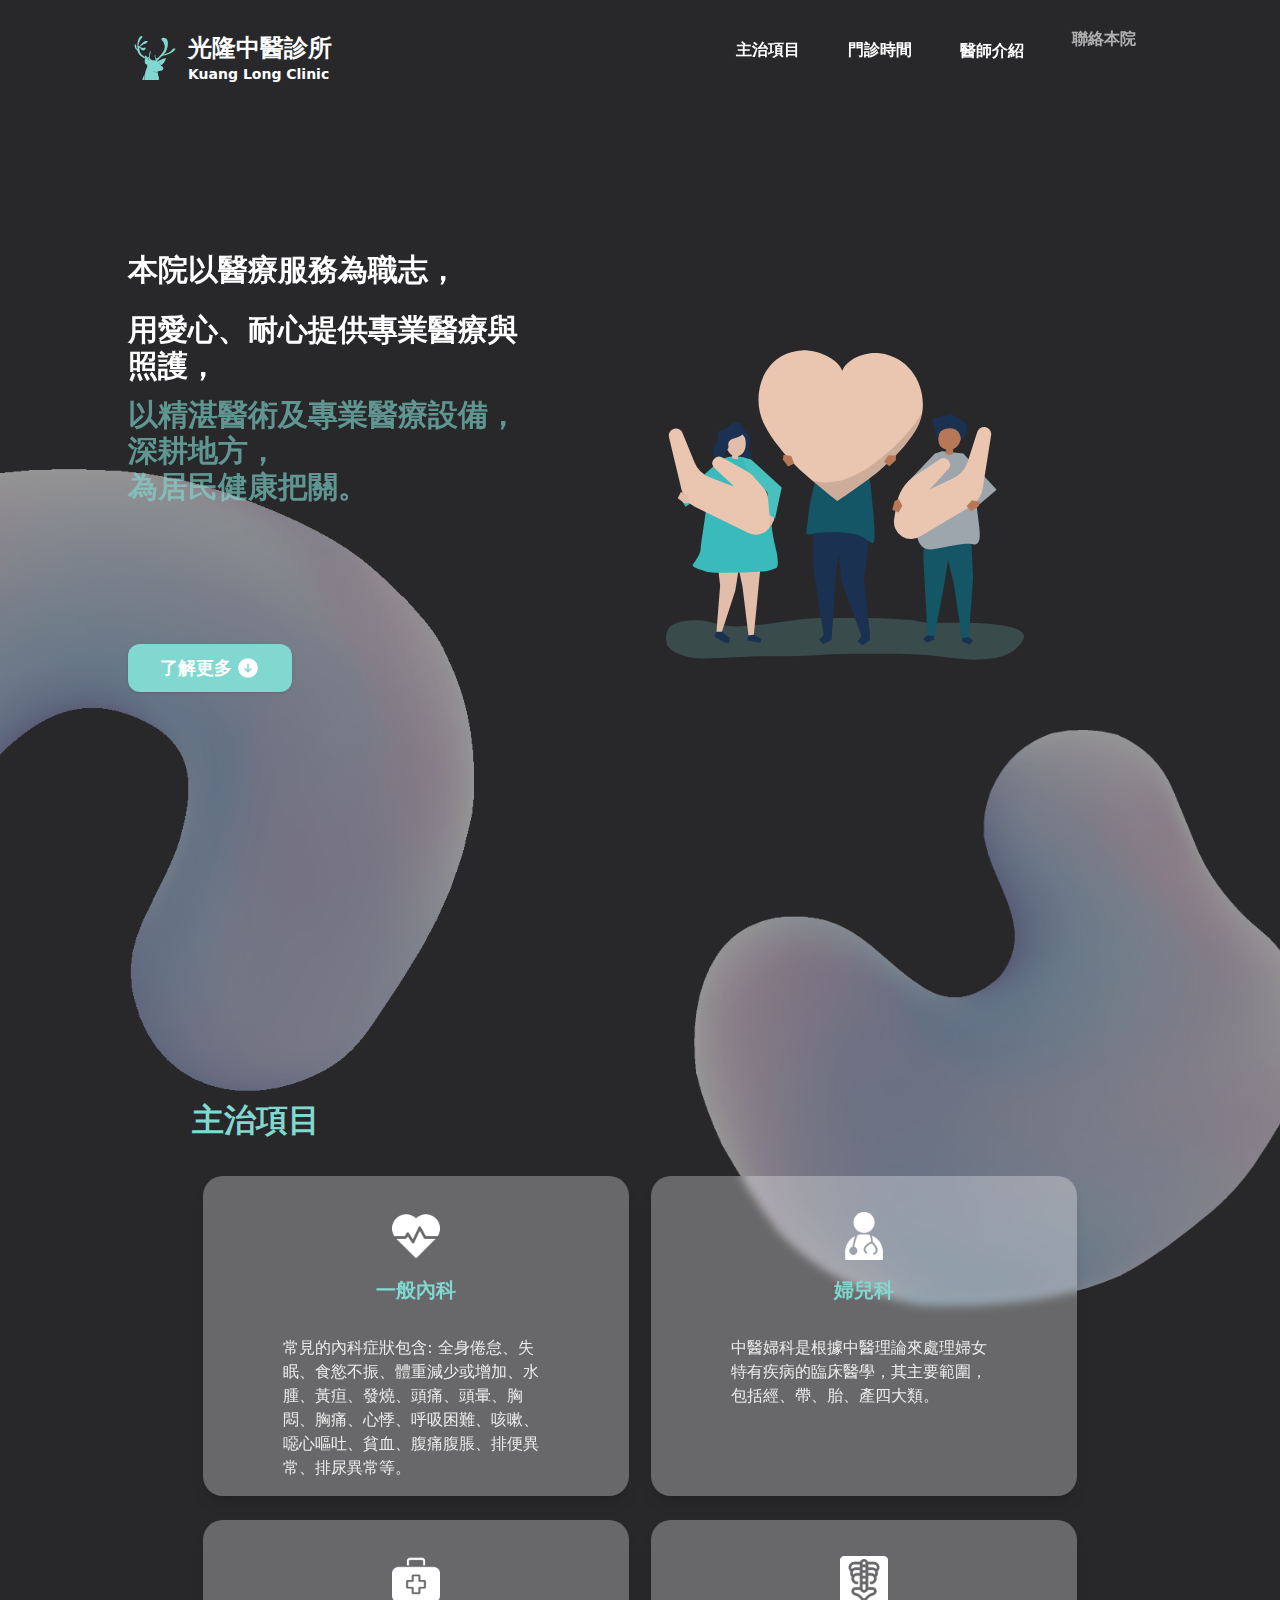
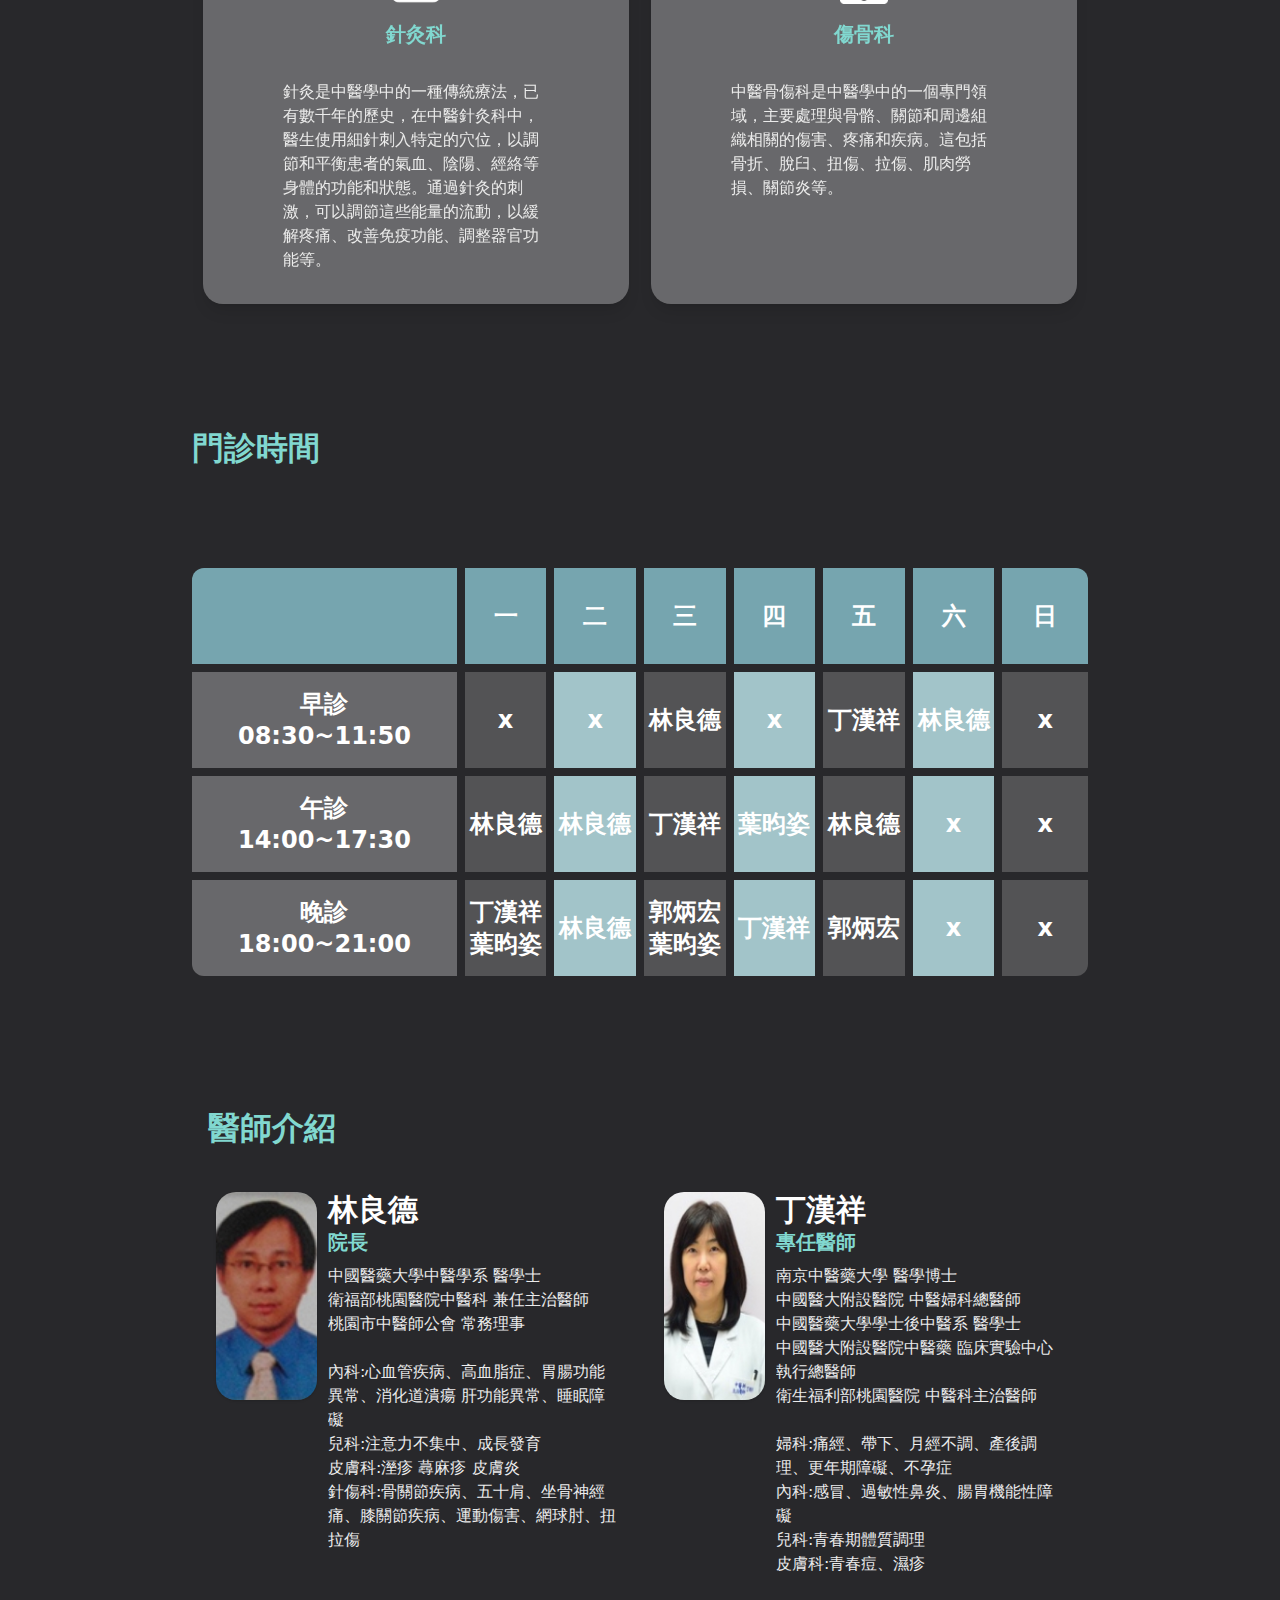
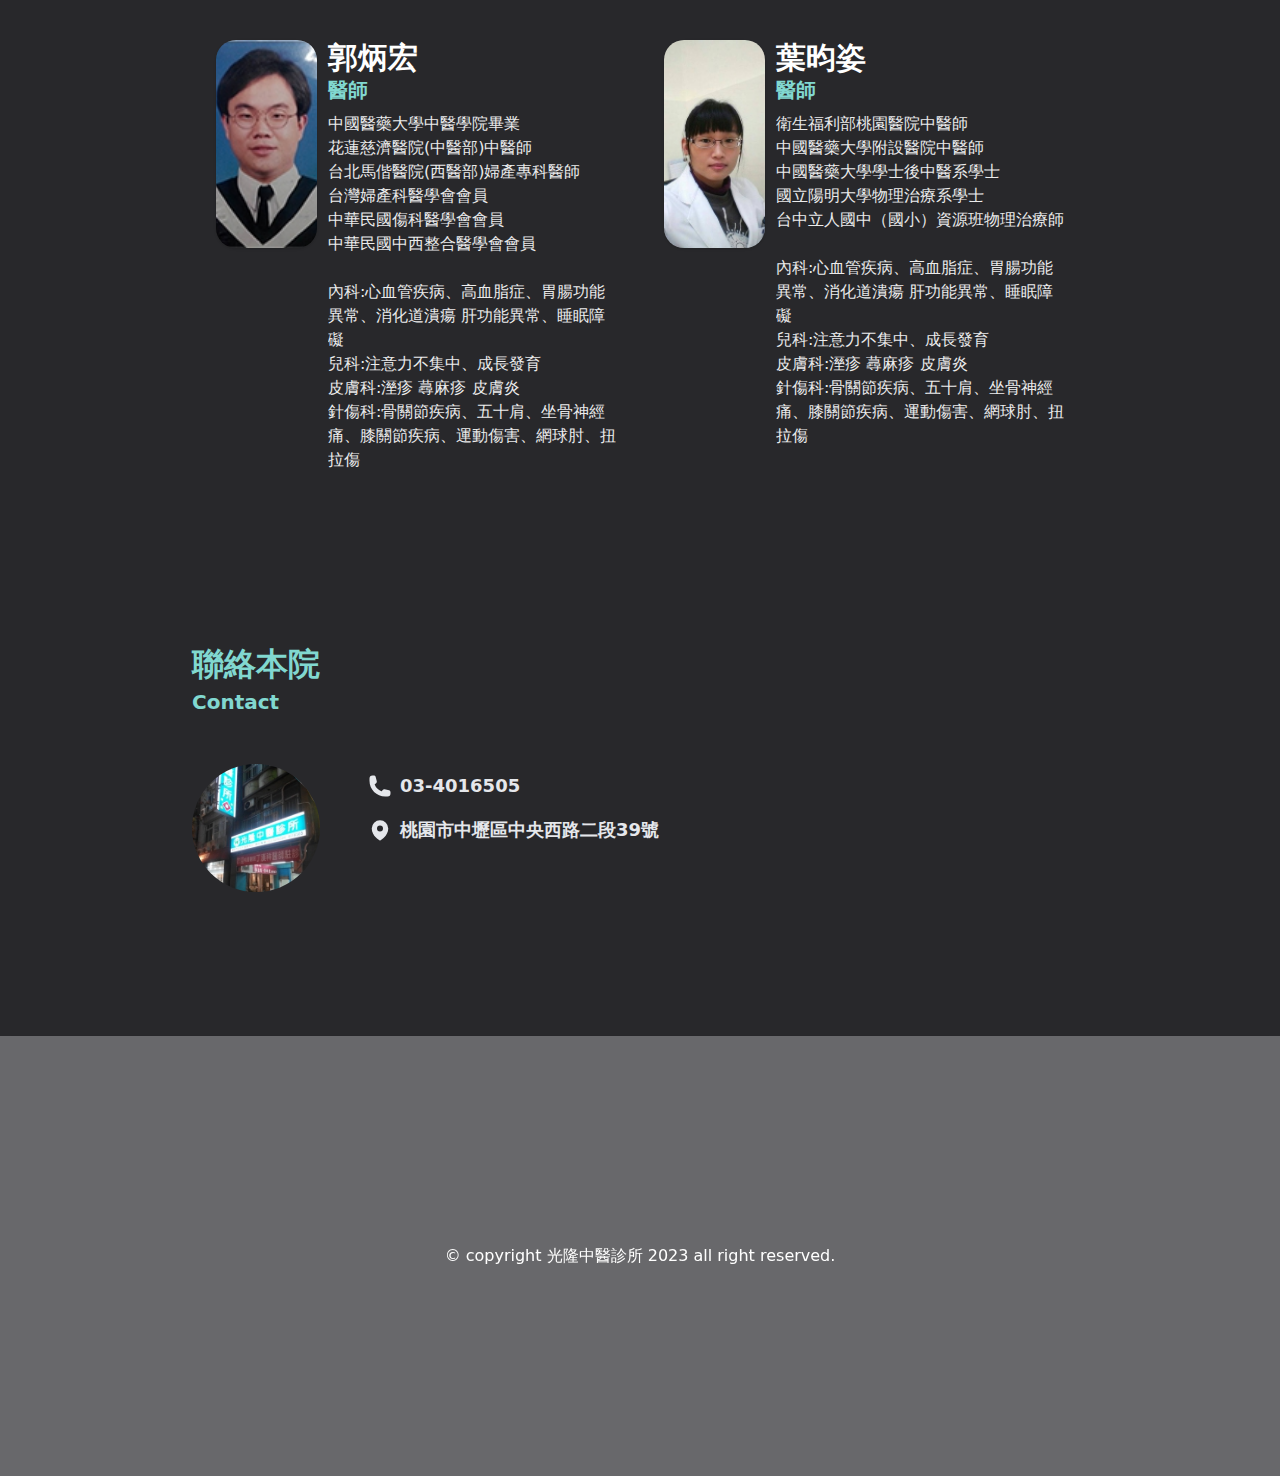
<file: index.html>
<!DOCTYPE html>
<html >
<head><meta charset="utf-8">
<title>光隆中醫診所</title>
<meta name="viewport" content="width=device-width, initial-scale=1">
<meta name="keywords" content="光隆中醫診所,桃園中醫,中壢中醫,內壢中醫,光隆中醫,中醫診所,新隆中醫">
<meta name="theme-color" content="#81D8D0">
<meta name="google-site-verification" content="N2yUSAEvPeHxY_wqZfhJlkmIwygWGpB9Mqd1cefb5DY">
<link rel="preload" as="fetch" crossorigin="anonymous" href="/_payload.json"><link rel="modulepreload" as="script" crossorigin href="/assets/entry.2b685aed.js"><link rel="modulepreload" as="script" crossorigin href="/assets/index.661394e8.js"><link rel="modulepreload" as="script" crossorigin href="/assets/Navbar.0c916011.js"><link rel="modulepreload" as="script" crossorigin href="/assets/nuxt-link.0709c65c.js"><link rel="modulepreload" as="script" crossorigin href="/assets/Bubbles.daf5b309.js"><link rel="modulepreload" as="script" crossorigin href="/assets/Services.67bf0ab5.js"><link rel="modulepreload" as="script" crossorigin href="/assets/MyFooter.67420a29.js"><link rel="prefetch" as="script" crossorigin href="/assets/error-404.fe998687.js"><link rel="prefetch" as="script" crossorigin href="/assets/error-500.a57d0f38.js"><link rel="prefetch" as="image" type="image/jpeg" href="/assets/lin.ccea6cc9.jpg"><link rel="prefetch" as="image" type="image/jpeg" href="/assets/ding.833abc32.jpg"><link rel="prefetch" as="image" type="image/jpeg" href="/assets/kuo.fcd51a2b.jpg"><link rel="prefetch" as="image" type="image/jpeg" href="/assets/yeh.6944d2fd.jpg"><link rel="prefetch" as="image" type="image/jpeg" href="/assets/banner.acdf97e4.jpg"><link rel="prefetch" as="image" type="image/svg+xml" href="/assets/main.956681fe.svg"><link rel="prefetch" as="image" type="image/svg+xml" href="/assets/logo.0ea3eb47.svg"><link rel="prefetch" as="image" type="image/svg+xml" href="/assets/bubble4.72ad84de.svg"><link rel="prefetch" as="image" type="image/svg+xml" href="/assets/bubble2.18b98f3a.svg"><link rel="prefetch" as="image" type="image/png" href="/assets/heart.f08dfe3e.png"><link rel="prefetch" as="image" type="image/png" href="/assets/doctor.23613969.png"><link rel="prefetch" as="image" type="image/png" href="/assets/med.04e110e3.png"><link rel="prefetch" as="image" type="image/png" href="/assets/skeleton.852c9421.png"><style>a[data-v-57799bd2]{text-decoration:none}</style><style>/*! tailwindcss v3.3.2 | MIT License | https://tailwindcss.com*/*,:after,:before{border:0 solid #e5e7eb;box-sizing:border-box}:after,:before{--tw-content:""}html{-webkit-text-size-adjust:100%;font-feature-settings:normal;font-family:ui-sans-serif,system-ui,-apple-system,BlinkMacSystemFont,Segoe UI,Roboto,Helvetica Neue,Arial,Noto Sans,sans-serif,Apple Color Emoji,Segoe UI Emoji,Segoe UI Symbol,Noto Color Emoji;font-variation-settings:normal;line-height:1.5;-moz-tab-size:4;-o-tab-size:4;tab-size:4}body{line-height:inherit;margin:0}hr{border-top-width:1px;color:inherit;height:0}abbr:where([title]){-webkit-text-decoration:underline dotted;text-decoration:underline dotted}h1,h2,h3,h4,h5,h6{font-size:inherit;font-weight:inherit}a{color:inherit;text-decoration:inherit}b,strong{font-weight:bolder}code,kbd,pre,samp{font-family:ui-monospace,SFMono-Regular,Menlo,Monaco,Consolas,Liberation Mono,Courier New,monospace;font-size:1em}small{font-size:80%}sub,sup{font-size:75%;line-height:0;position:relative;vertical-align:baseline}sub{bottom:-.25em}sup{top:-.5em}table{border-collapse:collapse;border-color:inherit;text-indent:0}button,input,optgroup,select,textarea{color:inherit;font-family:inherit;font-size:100%;font-weight:inherit;line-height:inherit;margin:0;padding:0}button,select{text-transform:none}[type=button],[type=reset],[type=submit],button{-webkit-appearance:button;background-color:transparent;background-image:none}:-moz-focusring{outline:auto}:-moz-ui-invalid{box-shadow:none}progress{vertical-align:baseline}::-webkit-inner-spin-button,::-webkit-outer-spin-button{height:auto}[type=search]{-webkit-appearance:textfield;outline-offset:-2px}::-webkit-search-decoration{-webkit-appearance:none}::-webkit-file-upload-button{-webkit-appearance:button;font:inherit}summary{display:list-item}blockquote,dd,dl,figure,h1,h2,h3,h4,h5,h6,hr,p,pre{margin:0}fieldset{margin:0}fieldset,legend{padding:0}menu,ol,ul{list-style:none;margin:0;padding:0}textarea{resize:vertical}input::-moz-placeholder,textarea::-moz-placeholder{color:#9ca3af;opacity:1}input::placeholder,textarea::placeholder{color:#9ca3af;opacity:1}[role=button],button{cursor:pointer}:disabled{cursor:default}audio,canvas,embed,iframe,img,object,svg,video{display:block;vertical-align:middle}img,video{height:auto;max-width:100%}[hidden]{display:none}*,:after,:before{--tw-border-spacing-x:0;--tw-border-spacing-y:0;--tw-translate-x:0;--tw-translate-y:0;--tw-rotate:0;--tw-skew-x:0;--tw-skew-y:0;--tw-scale-x:1;--tw-scale-y:1;--tw-pan-x: ;--tw-pan-y: ;--tw-pinch-zoom: ;--tw-scroll-snap-strictness:proximity;--tw-gradient-from-position: ;--tw-gradient-via-position: ;--tw-gradient-to-position: ;--tw-ordinal: ;--tw-slashed-zero: ;--tw-numeric-figure: ;--tw-numeric-spacing: ;--tw-numeric-fraction: ;--tw-ring-inset: ;--tw-ring-offset-width:0px;--tw-ring-offset-color:#fff;--tw-ring-color:rgba(59,130,246,.5);--tw-ring-offset-shadow:0 0 #0000;--tw-ring-shadow:0 0 #0000;--tw-shadow:0 0 #0000;--tw-shadow-colored:0 0 #0000;--tw-blur: ;--tw-brightness: ;--tw-contrast: ;--tw-grayscale: ;--tw-hue-rotate: ;--tw-invert: ;--tw-saturate: ;--tw-sepia: ;--tw-drop-shadow: ;--tw-backdrop-blur: ;--tw-backdrop-brightness: ;--tw-backdrop-contrast: ;--tw-backdrop-grayscale: ;--tw-backdrop-hue-rotate: ;--tw-backdrop-invert: ;--tw-backdrop-opacity: ;--tw-backdrop-saturate: ;--tw-backdrop-sepia: }::backdrop{--tw-border-spacing-x:0;--tw-border-spacing-y:0;--tw-translate-x:0;--tw-translate-y:0;--tw-rotate:0;--tw-skew-x:0;--tw-skew-y:0;--tw-scale-x:1;--tw-scale-y:1;--tw-pan-x: ;--tw-pan-y: ;--tw-pinch-zoom: ;--tw-scroll-snap-strictness:proximity;--tw-gradient-from-position: ;--tw-gradient-via-position: ;--tw-gradient-to-position: ;--tw-ordinal: ;--tw-slashed-zero: ;--tw-numeric-figure: ;--tw-numeric-spacing: ;--tw-numeric-fraction: ;--tw-ring-inset: ;--tw-ring-offset-width:0px;--tw-ring-offset-color:#fff;--tw-ring-color:rgba(59,130,246,.5);--tw-ring-offset-shadow:0 0 #0000;--tw-ring-shadow:0 0 #0000;--tw-shadow:0 0 #0000;--tw-shadow-colored:0 0 #0000;--tw-blur: ;--tw-brightness: ;--tw-contrast: ;--tw-grayscale: ;--tw-hue-rotate: ;--tw-invert: ;--tw-saturate: ;--tw-sepia: ;--tw-drop-shadow: ;--tw-backdrop-blur: ;--tw-backdrop-brightness: ;--tw-backdrop-contrast: ;--tw-backdrop-grayscale: ;--tw-backdrop-hue-rotate: ;--tw-backdrop-invert: ;--tw-backdrop-opacity: ;--tw-backdrop-saturate: ;--tw-backdrop-sepia: }.visible{visibility:visible}.static{position:static}.fixed{position:fixed}.absolute{position:absolute}.relative{position:relative}.-left-3{left:-.75rem}.-left-\[20vh\]{left:-20vh}.-right-10{right:-2.5rem}.left-0{left:0}.top-0{top:0}.top-\[130vh\]{top:130vh}.top-\[30vh\]{top:30vh}.top-\[70vh\]{top:70vh}.-z-10{z-index:-10}.-z-\[1\]{z-index:-1}.z-10{z-index:10}.z-30{z-index:30}.col-span-2{grid-column:span 2/span 2}.col-span-3{grid-column:span 3/span 3}.col-span-4{grid-column:span 4/span 4}.m-6{margin:1.5rem}.m-auto{margin:auto}.mx-1{margin-left:.25rem;margin-right:.25rem}.mx-2{margin-left:.5rem;margin-right:.5rem}.mx-auto{margin-left:auto;margin-right:auto}.my-1{margin-bottom:.25rem;margin-top:.25rem}.my-2{margin-bottom:.5rem;margin-top:.5rem}.my-4{margin-bottom:1rem;margin-top:1rem}.my-6{margin-bottom:1.5rem;margin-top:1.5rem}.my-8{margin-bottom:2rem;margin-top:2rem}.mb-0{margin-bottom:0}.mb-6{margin-bottom:1.5rem}.mb-8{margin-bottom:2rem}.ml-1{margin-left:.25rem}.mr-1{margin-right:.25rem}.mt-2{margin-top:.5rem}.mt-24{margin-top:6rem}.mt-32{margin-top:8rem}.mt-4{margin-top:1rem}.flex{display:flex}.grid{display:grid}.hidden{display:none}.h-11{height:2.75rem}.h-12{height:3rem}.h-14{height:3.5rem}.h-24{height:6rem}.h-32{height:8rem}.h-44{height:11rem}.h-6{height:1.5rem}.h-64{height:16rem}.h-80{height:20rem}.h-96{height:24rem}.h-\[170vh\]{height:170vh}.h-\[300vh\]{height:300vh}.h-\[50vh\]{height:50vh}.h-\[90px\]{height:90px}.h-\[90vh\]{height:90vh}.h-full{height:100%}.h-screen{height:100vh}.min-h-\[150vh\]{min-height:150vh}.min-h-screen{min-height:100vh}.w-11{width:2.75rem}.w-12{width:3rem}.w-14{width:3.5rem}.w-32{width:8rem}.w-6{width:1.5rem}.w-\[55vh\]{width:55vh}.w-\[80\%\]{width:80%}.w-\[85\%\]{width:85%}.w-\[90\%\]{width:90%}.w-\[95\%\]{width:95%}.w-full{width:100%}.w-screen{width:100vw}.min-w-\[70\%\]{min-width:70%}.max-w-\[80\%\]{max-width:80%}.max-w-\[85\%\]{max-width:85%}.max-w-\[90\%\]{max-width:90%}.max-w-\[95\%\]{max-width:95%}.flex-none{flex:none}.animate-\[bounce_10s_linear_infinite\]{animation:bounce 10s linear infinite}@keyframes bounce{0%,to{animation-timing-function:cubic-bezier(.8,0,1,1);transform:translateY(-25%)}50%{animation-timing-function:cubic-bezier(0,0,.2,1);transform:none}}.animate-\[bounce_15s_linear_infinite\]{animation:bounce 15s linear infinite}.grid-cols-1{grid-template-columns:repeat(1,minmax(0,1fr))}.grid-cols-10{grid-template-columns:repeat(10,minmax(0,1fr))}.grid-cols-3{grid-template-columns:repeat(3,minmax(0,1fr))}.grid-cols-4{grid-template-columns:repeat(4,minmax(0,1fr))}.items-center{align-items:center}.justify-end{justify-content:flex-end}.justify-center{justify-content:center}.justify-between{justify-content:space-between}.gap-1{gap:.25rem}.gap-12{gap:3rem}.gap-2{gap:.5rem}.gap-3{gap:.75rem}.gap-4{gap:1rem}.overflow-hidden{overflow:hidden}.overflow-x-hidden{overflow-x:hidden}.rounded-\[20px\]{border-radius:20px}.rounded-full{border-radius:9999px}.rounded-xl{border-radius:.75rem}.bg-\[\#28282B\]{--tw-bg-opacity:1;background-color:rgb(40 40 43/var(--tw-bg-opacity))}.bg-dark{--tw-bg-opacity:1;background-color:rgb(167 177 179/var(--tw-bg-opacity))}.bg-pink-500{--tw-bg-opacity:1;background-color:rgb(236 72 153/var(--tw-bg-opacity))}.bg-primary{--tw-bg-opacity:1;background-color:rgb(129 216 208/var(--tw-bg-opacity))}.bg-quaternary{--tw-bg-opacity:1;background-color:rgb(118 165 175/var(--tw-bg-opacity))}.bg-tertiary{--tw-bg-opacity:1;background-color:rgb(162 196 201/var(--tw-bg-opacity))}.bg-white\/20{background-color:hsla(0,0%,100%,.2)}.bg-white\/30{background-color:hsla(0,0%,100%,.3)}.bg-gradient-to-tr{background-image:linear-gradient(to top right,var(--tw-gradient-stops))}.from-\[\#28282B\]{--tw-gradient-from:#28282b var(--tw-gradient-from-position);--tw-gradient-to:rgba(40,40,43,0) var(--tw-gradient-to-position);--tw-gradient-stops:var(--tw-gradient-from),var(--tw-gradient-to)}.from-indigo-800{--tw-gradient-from:#3730a3 var(--tw-gradient-from-position);--tw-gradient-to:rgba(55,48,163,0) var(--tw-gradient-to-position);--tw-gradient-stops:var(--tw-gradient-from),var(--tw-gradient-to)}.via-purple-800{--tw-gradient-to:rgba(107,33,168,0) var(--tw-gradient-to-position);--tw-gradient-stops:var(--tw-gradient-from),#6b21a8 var(--tw-gradient-via-position),var(--tw-gradient-to)}.to-\[\#36363b\]{--tw-gradient-to:#36363b var(--tw-gradient-to-position)}.to-pink-600{--tw-gradient-to:#db2777 var(--tw-gradient-to-position)}.object-cover{-o-object-fit:cover;object-fit:cover}.p-1{padding:.25rem}.p-2{padding:.5rem}.p-2\.5{padding:.625rem}.p-32{padding:8rem}.p-4{padding:1rem}.p-8{padding:2rem}.px-1{padding-left:.25rem;padding-right:.25rem}.px-12{padding-left:3rem;padding-right:3rem}.px-4{padding-left:1rem;padding-right:1rem}.px-6{padding-left:1.5rem;padding-right:1.5rem}.px-8{padding-left:2rem;padding-right:2rem}.px-\[10\%\]{padding-left:10%;padding-right:10%}.py-0{padding-bottom:0;padding-top:0}.py-1{padding-bottom:.25rem;padding-top:.25rem}.py-12{padding-bottom:3rem;padding-top:3rem}.py-2{padding-bottom:.5rem;padding-top:.5rem}.py-24{padding-bottom:6rem;padding-top:6rem}.py-4{padding-bottom:1rem;padding-top:1rem}.py-52{padding-bottom:13rem;padding-top:13rem}.py-6{padding-bottom:1.5rem;padding-top:1.5rem}.py-8{padding-bottom:2rem;padding-top:2rem}.pb-3{padding-bottom:.75rem}.pb-8{padding-bottom:2rem}.pl-4{padding-left:1rem}.pt-12{padding-top:3rem}.pt-2{padding-top:.5rem}.pt-20{padding-top:5rem}.pt-24{padding-top:6rem}.pt-4{padding-top:1rem}.pt-8{padding-top:2rem}.text-left{text-align:left}.text-center{text-align:center}.text-2xl{font-size:1.5rem;line-height:2rem}.text-3xl{font-size:1.875rem;line-height:2.25rem}.text-5xl{font-size:3rem;line-height:1}.text-\[1\.6rem\]{font-size:1.6rem}.text-\[18px\]{font-size:18px}.text-lg{font-size:1.125rem;line-height:1.75rem}.text-sm{font-size:.875rem;line-height:1.25rem}.text-xl{font-size:1.25rem;line-height:1.75rem}.font-bold{font-weight:700}.font-normal{font-weight:400}.font-semibold{font-weight:600}.leading-10{line-height:2.5rem}.text-\[\#ebebeb\]{--tw-text-opacity:1;color:rgb(235 235 235/var(--tw-text-opacity))}.text-gray-100{--tw-text-opacity:1;color:rgb(243 244 246/var(--tw-text-opacity))}.text-gray-200{--tw-text-opacity:1;color:rgb(229 231 235/var(--tw-text-opacity))}.text-primary{--tw-text-opacity:1;color:rgb(129 216 208/var(--tw-text-opacity))}.text-white{--tw-text-opacity:1;color:rgb(255 255 255/var(--tw-text-opacity))}.opacity-50{opacity:.5}.opacity-70{opacity:.7}.shadow{--tw-shadow:0 1px 3px 0 rgba(0,0,0,.1),0 1px 2px -1px rgba(0,0,0,.1);--tw-shadow-colored:0 1px 3px 0 var(--tw-shadow-color),0 1px 2px -1px var(--tw-shadow-color)}.shadow,.shadow-lg{box-shadow:var(--tw-ring-offset-shadow,0 0 #0000),var(--tw-ring-shadow,0 0 #0000),var(--tw-shadow)}.shadow-lg{--tw-shadow:0 10px 15px -3px rgba(0,0,0,.1),0 4px 6px -4px rgba(0,0,0,.1);--tw-shadow-colored:0 10px 15px -3px var(--tw-shadow-color),0 4px 6px -4px var(--tw-shadow-color)}.shadow-sm{--tw-shadow:0 1px 2px 0 rgba(0,0,0,.05);--tw-shadow-colored:0 1px 2px 0 var(--tw-shadow-color);box-shadow:var(--tw-ring-offset-shadow,0 0 #0000),var(--tw-ring-shadow,0 0 #0000),var(--tw-shadow)}.backdrop-blur-sm{--tw-backdrop-blur:blur(4px);-webkit-backdrop-filter:var(--tw-backdrop-blur) var(--tw-backdrop-brightness) var(--tw-backdrop-contrast) var(--tw-backdrop-grayscale) var(--tw-backdrop-hue-rotate) var(--tw-backdrop-invert) var(--tw-backdrop-opacity) var(--tw-backdrop-saturate) var(--tw-backdrop-sepia);backdrop-filter:var(--tw-backdrop-blur) var(--tw-backdrop-brightness) var(--tw-backdrop-contrast) var(--tw-backdrop-grayscale) var(--tw-backdrop-hue-rotate) var(--tw-backdrop-invert) var(--tw-backdrop-opacity) var(--tw-backdrop-saturate) var(--tw-backdrop-sepia)}.transition{transition-duration:.15s;transition-property:color,background-color,border-color,text-decoration-color,fill,stroke,opacity,box-shadow,transform,filter,-webkit-backdrop-filter;transition-property:color,background-color,border-color,text-decoration-color,fill,stroke,opacity,box-shadow,transform,filter,backdrop-filter;transition-property:color,background-color,border-color,text-decoration-color,fill,stroke,opacity,box-shadow,transform,filter,backdrop-filter,-webkit-backdrop-filter;transition-timing-function:cubic-bezier(.4,0,.2,1)}.delay-100{transition-delay:.1s}.delay-150{transition-delay:.15s}.duration-200{transition-duration:.2s}.duration-500{transition-duration:.5s}.ease-in-out{transition-timing-function:cubic-bezier(.4,0,.2,1)}*{-webkit-tap-highlight-color:transparent;-webkit-touch-callout:none;-webkit-user-select:none;-moz-user-select:none;user-select:none}:focus{outline:none!important}html{background-color:#28282b}.wait-menu{animation:waiting .5s}.menu{background-color:#fff;height:2px;transition:.5s;width:18px}.openBottom{transform:rotate(-45deg) scaleX(1.3) translate(-3px,3px)}.openTop{transform:rotate(45deg) scaleX(1.3) translate(3px,5px)}.scrollbar-hide::-webkit-scrollbar{display:none}.scrollbar-hide{-ms-overflow-style:none;scrollbar-width:none}html{overflow:scroll;overflow-x:hidden}::-webkit-scrollbar{background:transparent;width:0}::-webkit-scrollbar-thumb{background:red}.hover\:scale-105:hover{--tw-scale-x:1.05;--tw-scale-y:1.05;transform:translate(var(--tw-translate-x),var(--tw-translate-y)) rotate(var(--tw-rotate)) skewX(var(--tw-skew-x)) skewY(var(--tw-skew-y)) scaleX(var(--tw-scale-x)) scaleY(var(--tw-scale-y))}.hover\:bg-pink-700:hover{--tw-bg-opacity:1;background-color:rgb(190 24 93/var(--tw-bg-opacity))}.hover\:bg-secondary:hover{--tw-bg-opacity:1;background-color:rgb(10 186 181/var(--tw-bg-opacity))}.hover\:text-indigo-100:hover{--tw-text-opacity:1;color:rgb(224 231 255/var(--tw-text-opacity))}.hover\:opacity-50:hover{opacity:.5}.hover\:opacity-70:hover{opacity:.7}.hover\:opacity-90:hover{opacity:.9}.hover\:shadow-2xl:hover{--tw-shadow:0 25px 50px -12px rgba(0,0,0,.25);--tw-shadow-colored:0 25px 50px -12px var(--tw-shadow-color);box-shadow:var(--tw-ring-offset-shadow,0 0 #0000),var(--tw-ring-shadow,0 0 #0000),var(--tw-shadow)}.hover\:brightness-110:hover{--tw-brightness:brightness(1.1);filter:var(--tw-blur) var(--tw-brightness) var(--tw-contrast) var(--tw-grayscale) var(--tw-hue-rotate) var(--tw-invert) var(--tw-saturate) var(--tw-sepia) var(--tw-drop-shadow)}.focus\:bg-white\/20:focus{background-color:hsla(0,0%,100%,.2)}@media (min-width:768px){.md\:-left-\[20vw\]{left:-20vw}.md\:top-2\/3{top:66.666667%}.md\:top-\[40vh\]{top:40vh}.md\:col-span-2{grid-column:span 2/span 2}.md\:col-span-3{grid-column:span 3/span 3}.md\:m-0{margin:0}.md\:block{display:block}.md\:flex{display:flex}.md\:grid{display:grid}.md\:hidden{display:none}.md\:h-52{height:13rem}.md\:h-80{height:20rem}.md\:h-\[160vh\]{height:160vh}.md\:h-\[200vh\]{height:200vh}.md\:h-\[45vw\]{height:45vw}.md\:h-\[50vw\]{height:50vw}.md\:h-screen{height:100vh}.md\:w-\[50vw\]{width:50vw}.md\:w-\[57vw\]{width:57vw}.md\:w-\[80\%\]{width:80%}.md\:max-w-\[70\%\]{max-width:70%}.md\:grid-cols-2{grid-template-columns:repeat(2,minmax(0,1fr))}.md\:grid-cols-3{grid-template-columns:repeat(3,minmax(0,1fr))}.md\:grid-cols-4{grid-template-columns:repeat(4,minmax(0,1fr))}.md\:grid-cols-5{grid-template-columns:repeat(5,minmax(0,1fr))}.md\:justify-start{justify-content:flex-start}.md\:px-12{padding-left:3rem;padding-right:3rem}.md\:py-24{padding-bottom:6rem;padding-top:6rem}.md\:py-8{padding-bottom:2rem;padding-top:2rem}.md\:pt-0{padding-top:0}.md\:text-2xl{font-size:1.5rem;line-height:2rem}.md\:text-3xl{font-size:1.875rem;line-height:2.25rem}.md\:text-\[2rem\]{font-size:2rem}}</style></head>
<body ><div id="__nuxt"><!--[--><!--[--><header data-v-57799bd2><title data-v-57799bd2>光隆中醫診所</title><!----><!----><!----></header><div class="scrollbar-hide w-screen overflow-x-hidden" data-v-57799bd2><div class="pt-20 md:pt-0" data-v-57799bd2><div class="h-[300vh] md:h-[200vh] absolute left-0 top-0 -z-10 w-full bg-[#28282B]"></div><div class="m-auto hidden max-w-[80%] justify-between py-4 text-white md:flex"><a aria-current="page" href="/" class="router-link-active router-link-exact-active"><div class="flex gap-2 pt-4 transition delay-100 ease-in-out hover:opacity-70"><div class="p-1"><img class="h-11 w-11" src="/assets/logo.0ea3eb47.svg" alt></div><div><h1 class="text-2xl font-bold text-white">光隆中醫診所</h1><h2 class="text-sm font-bold">Kuang Long Clinic</h2></div></div></a><div class="flex min-w-[70%] justify-end gap-4"><button class="col-span-4 p-2.5 px-4 py-4 font-semibold text-white hover:text-indigo-100"><a href="#second">主治項目</a></button><button class="col-span-4 p-2.5 px-4 py-4 font-semibold text-white hover:text-indigo-100"><a href="#third">門診時間</a></button><button class="col-span-4 p-2.5 px-4 py-4 font-semibold text-white hover:text-indigo-100"><a href="#fourth">醫師介紹</a></button><button class="col-span-4 p-2.5 px-4 py-4 font-semibold text-white hover:text-indigo-100"><a href="#fifth">聯絡本院</a></button></div></div><div class="fixed top-0 z-30 flex h-24 w-full justify-between bg-[#28282B] p-4 shadow-sm md:hidden"><a aria-current="page" href="/" class="router-link-active router-link-exact-active"><div class="flex gap-2 p-2 hover:opacity-50"><div class="p-1 opacity-70"><img class="h-11 w-11" src="/assets/logo.0ea3eb47.svg" alt></div><div><h1 class="text-2xl font-bold text-white">光隆中醫診所</h1><h2 class="text-sm font-bold text-white opacity-70"> Kuang Long Clinic </h2></div></div></a><button class="flex items-center gap-3 text-white"><div class="h-12 w-12 flex-none items-center rounded-full bg-white/30 pt-4 shadow backdrop-blur-sm"><div class="menu m-auto"></div><div class="menu mx-auto my-1"></div><div class="menu m-auto"></div></div></button></div><!----></div><div class="scrollbar-hide absolute -z-[1] min-h-[150vh] w-screen overflow-x-hidden" data-v-57799bd2><img class="absolute -left-[20vh] top-[30vh] h-[50vh] w-[55vh] animate-[bounce_10s_linear_infinite] opacity-50 duration-500 md:-left-[20vw] md:top-[40vh] md:h-[50vw] md:w-[57vw]" src="/assets/bubble4.72ad84de.svg" alt=""><img class="absolute -right-10 top-[70vh] h-[50vh] w-[55vh] animate-[bounce_15s_linear_infinite] opacity-50 duration-500 md:h-[45vw] md:w-[50vw]" src="/assets/bubble2.18b98f3a.svg" alt=""></div><section id="first" class="h-screen" data-v-57799bd2><div class="m-auto w-[80%] text-[1.6rem] text-white md:text-[2rem]" data-v-57799bd2><div class="h-[90vh] md:grid md:grid-cols-5" data-v-57799bd2><div class="mt-32 font-bold md:col-span-2" data-v-57799bd2><h2 class="my-6 text-5xl md:text-3xl" data-v-57799bd2> 本院以醫療服務為職志， </h2><h2 class="my-6 text-5xl md:text-3xl" data-v-57799bd2> 用愛心、耐心提供專業醫療與照護， </h2><h2 class="my-6 mt-4 text-2xl text-primary md:text-3xl" data-v-57799bd2> 以精湛醫術及專業醫療設備，深耕地方，<br data-v-57799bd2>為居民健康把關。 </h2><div class="mt-32 flex justify-center md:justify-start" data-v-57799bd2><a href="#second" data-v-57799bd2><button class="flex items-center gap-1 overflow-hidden rounded-xl bg-primary px-8 py-1 text-[18px] leading-10 text-white shadow transition delay-150 ease-in-out hover:bg-secondary" data-v-57799bd2> 了解更多 <svg xmlns="http://www.w3.org/2000/svg" viewbox="0 0 24 24" fill="currentColor" class="h-6 w-6" data-v-57799bd2><path fill-rule="evenodd" d="M12 2.25c-5.385 0-9.75 4.365-9.75 9.75s4.365 9.75 9.75 9.75 9.75-4.365 9.75-9.75S17.385 2.25 12 2.25zm-.53 14.03a.75.75 0 001.06 0l3-3a.75.75 0 10-1.06-1.06l-1.72 1.72V8.25a.75.75 0 00-1.5 0v5.69l-1.72-1.72a.75.75 0 00-1.06 1.06l3 3z" clip-rule="evenodd"></path></svg></button></a></div></div><div class="relative hidden w-full p-32 md:col-span-3 md:block" data-v-57799bd2><img class="m-auto h-full w-full" src="/assets/main.956681fe.svg" alt="" data-v-57799bd2></div></div></div></section><section id="second" data-v-57799bd2><div data-v-57799bd2><div class="m-auto w-full max-w-[80%] pb-8 pt-24 md:max-w-[70%]"><h2 class="text-[1.6rem] font-bold text-primary md:text-[2rem]"> 主治項目 </h2></div><div class="m-auto grid w-full max-w-[85%] grid-cols-1 text-white md:max-w-[70%] md:grid-cols-2"><div class="tranition m-auto mb-6 h-80 w-[95%] overflow-hidden rounded-[20px] bg-white/30 p-8 text-center shadow-lg backdrop-blur-sm duration-200 ease-in-out hover:scale-105 hover:opacity-90 hover:shadow-2xl"><div class="flex w-full justify-center pb-3"><img src="/assets/heart.f08dfe3e.png" class="h-14 w-14 p-1"></div><h2 class="text-xl font-bold text-primary">一般內科</h2><div class="py-4 text-left text-[#ebebeb] md:px-12 md:py-8"><h3> 常見的內科症狀包含: 全身倦怠、失眠、食慾不振、體重減少或增加、水腫、黃疸、發燒、頭痛、頭暈、胸悶、胸痛、心悸、呼吸困難、咳嗽、噁心嘔吐、貧血、腹痛腹脹、排便異常、排尿異常等。 </h3></div></div><div class="tranition m-auto mb-6 h-80 w-[95%] overflow-hidden rounded-[20px] bg-white/30 p-8 text-center shadow-lg backdrop-blur-sm duration-200 ease-in-out hover:scale-105 hover:opacity-90 hover:shadow-2xl"><div class="flex w-full justify-center pb-3"><img src="/assets/doctor.23613969.png" class="h-14 w-14 p-1"></div><h2 class="text-xl font-bold text-primary">婦兒科</h2><div class="py-4 text-left text-[#ebebeb] md:px-12 md:py-8"><h3> 中醫婦科是根據中醫理論來處理婦女特有疾病的臨床醫學，其主要範圍，包括經、帶、胎、產四大類。 </h3></div></div><div class="tranition m-auto mb-6 h-96 w-[95%] overflow-hidden rounded-[20px] bg-white/30 p-8 text-center shadow-lg backdrop-blur-sm duration-200 ease-in-out hover:scale-105 hover:opacity-90 hover:shadow-2xl"><div class="flex w-full justify-center pb-3"><img src="/assets/med.04e110e3.png" class="h-14 w-14 p-1"></div><h2 class="text-xl font-bold text-primary">針灸科</h2><div class="py-4 text-left text-[#ebebeb] md:px-12 md:py-8"><h3> 針灸是中醫學中的一種傳統療法，已有數千年的歷史，在中醫針灸科中，醫生使用細針刺入特定的穴位，以調節和平衡患者的氣血、陰陽、經絡等身體的功能和狀態。通過針灸的刺激，可以調節這些能量的流動，以緩解疼痛、改善免疫功能、調整器官功能等。 </h3></div></div><div class="tranition m-auto mb-6 h-96 w-[95%] overflow-hidden rounded-[20px] bg-white/30 p-8 text-center shadow-lg backdrop-blur-sm duration-200 ease-in-out hover:scale-105 hover:opacity-90 hover:shadow-2xl"><div class="flex w-full justify-center pb-3"><img src="/assets/skeleton.852c9421.png" class="h-14 w-14 p-1"></div><h2 class="text-xl font-bold text-primary">傷骨科</h2><div class="py-4 text-left text-[#ebebeb] md:px-12 md:py-8"><h3> 中醫骨傷科是中醫學中的一個專門領域，主要處理與骨骼、關節和周邊組織相關的傷害、疼痛和疾病。這包括骨折、脫臼、扭傷、拉傷、肌肉勞損、關節炎等。 </h3></div></div></div></div></section><section id="third" data-v-57799bd2><div class="m-auto max-w-[90%] pt-12 md:max-w-[70%] md:py-24" data-v-57799bd2><h2 class="text-[1.6rem] font-bold text-primary md:text-[2rem]"> 門診時間 </h2><div class="mt-24 hidden w-full grid-cols-10 overflow-hidden rounded-xl text-2xl font-bold text-white md:grid"><div class="col-span-3 mr-1 h-24 bg-quaternary text-center"></div><div class="mx-1 h-24 bg-quaternary py-8 text-center">一</div><div class="mx-1 h-24 bg-quaternary py-8 text-center">二</div><div class="mx-1 h-24 bg-quaternary py-8 text-center">三</div><div class="mx-1 h-24 bg-quaternary py-8 text-center">四</div><div class="mx-1 h-24 bg-quaternary py-8 text-center">五</div><div class="mx-1 h-24 bg-quaternary py-8 text-center">六</div><div class="ml-1 h-24 bg-quaternary py-8 text-center">日</div><div class="col-span-3 mr-1 mt-2 h-24 bg-white/30 text-center"><div class="py-4"><h3>早診</h3><h3>08:30~11:50</h3></div></div><div class="mx-1 mt-2 h-24 bg-white/20 py-8 text-center transition hover:scale-105 hover:brightness-110"> x </div><div class="mx-1 mt-2 h-24 bg-tertiary py-8 text-center transition hover:scale-105 hover:brightness-110"> x </div><div class="mx-1 mt-2 h-24 bg-white/20 py-8 text-center transition hover:scale-105 hover:brightness-110"> 林良德 </div><div class="mx-1 mt-2 h-24 bg-tertiary py-8 text-center transition hover:scale-105 hover:brightness-110"> x </div><div class="mx-1 mt-2 h-24 bg-white/20 py-8 text-center transition hover:scale-105 hover:brightness-110"> 丁漢祥 </div><div class="mx-1 mt-2 h-24 bg-tertiary py-8 text-center transition hover:scale-105 hover:brightness-110"> 林良德 </div><div class="ml-1 mt-2 h-24 bg-white/20 py-8 text-center transition hover:scale-105 hover:brightness-110"> x </div><div class="col-span-3 mr-1 mt-2 h-24 bg-white/30 text-center"><div class="py-4"><h3>午診</h3><h3>14:00~17:30</h3></div></div><div class="mx-1 mt-2 h-24 bg-white/20 py-8 text-center transition hover:scale-105 hover:brightness-110"> 林良德 </div><div class="mx-1 mt-2 h-24 bg-tertiary py-8 text-center transition hover:scale-105 hover:brightness-110"> 林良德 </div><div class="mx-1 mt-2 h-24 bg-white/20 py-8 text-center transition hover:scale-105 hover:brightness-110"> 丁漢祥 </div><div class="mx-1 mt-2 h-24 bg-tertiary py-8 text-center transition hover:scale-105 hover:brightness-110"> 葉昀姿 </div><div class="mx-1 mt-2 h-24 bg-white/20 py-8 text-center transition hover:scale-105 hover:brightness-110"> 林良德 </div><div class="mx-1 mt-2 h-24 bg-tertiary py-8 text-center transition hover:scale-105 hover:brightness-110"> x </div><div class="ml-1 mt-2 h-24 bg-white/20 py-8 text-center transition hover:scale-105 hover:brightness-110"> x </div><div class="col-span-3 mr-1 mt-2 h-24 bg-white/30 text-center"><div class="py-4"><h3>晚診</h3><h3>18:00~21:00</h3></div></div><div class="mx-1 mt-2 h-24 bg-white/20 py-4 text-center transition hover:scale-105 hover:brightness-110"> 丁漢祥<br>葉昀姿 </div><div class="mx-1 mt-2 h-24 bg-tertiary py-8 text-center transition hover:scale-105 hover:brightness-110"> 林良德 </div><div class="mx-1 mt-2 h-24 bg-white/20 py-4 text-center transition hover:scale-105 hover:brightness-110"> 郭炳宏<br>葉昀姿 </div><div class="mx-1 mt-2 h-24 bg-tertiary py-8 text-center transition hover:scale-105 hover:brightness-110"> 丁漢祥 </div><div class="mx-1 mt-2 h-24 bg-white/20 py-8 text-center transition hover:scale-105 hover:brightness-110"> 郭炳宏 </div><div class="mx-1 mt-2 h-24 bg-tertiary py-8 text-center transition hover:scale-105 hover:brightness-110"> x </div><div class="ml-1 mt-2 h-24 bg-white/20 py-8 text-center transition hover:scale-105 hover:brightness-110"> x </div></div><div class="mt-4 grid w-full grid-cols-4 overflow-hidden rounded-xl text-2xl font-bold text-white md:hidden"><div class="mr-1 h-24 bg-quaternary text-center"></div><div class="mx-1 h-24 bg-quaternary py-8 text-center">早診</div><div class="mx-1 h-24 bg-quaternary py-8 text-center">午診</div><div class="ml-1 h-24 bg-quaternary py-8 text-center">晚診</div><div class="mr-1 mt-2 h-24 bg-white/30 text-center"><div class="py-8"><h3>一</h3></div></div><div class="mx-1 mt-2 h-24 bg-white/20 py-8 text-center">x</div><div class="mx-1 mt-2 h-24 bg-dark py-8 text-center">林良德</div><div class="ml-1 mt-2 h-24 bg-tertiary py-4 text-center"> 丁漢祥<br>葉昀姿 </div><div class="mr-1 mt-2 h-24 bg-white/30 text-center"><div class="py-8"><h3>二</h3></div></div><div class="mx-1 mt-2 h-24 bg-white/20 py-8 text-center">x</div><div class="mx-1 mt-2 h-24 bg-dark py-8 text-center">林良德</div><div class="ml-1 mt-2 h-24 bg-tertiary py-8 text-center">林良德</div><div class="mr-1 mt-2 h-24 bg-white/30 text-center"><div class="py-8"><h3>三</h3></div></div><div class="mx-1 mt-2 h-24 bg-white/20 py-8 text-center">林良德</div><div class="mx-1 mt-2 h-24 bg-dark py-8 text-center">丁漢祥</div><div class="ml-1 mt-2 h-24 bg-tertiary py-4 text-center"> 郭炳宏<br>葉昀姿 </div><div class="mr-1 mt-2 h-24 bg-white/30 text-center"><div class="py-8"><h3>四</h3></div></div><div class="mx-1 mt-2 h-24 bg-white/20 py-8 text-center">x</div><div class="mx-1 mt-2 h-24 bg-dark py-8 text-center">葉昀姿</div><div class="ml-1 mt-2 h-24 bg-tertiary py-8 text-center">丁漢祥</div><div class="mr-1 mt-2 h-24 bg-white/30 text-center"><div class="py-8"><h3>五</h3></div></div><div class="mx-1 mt-2 h-24 bg-white/20 py-8 text-center">丁漢祥</div><div class="mx-1 mt-2 h-24 bg-dark py-8 text-center">林良德</div><div class="ml-1 mt-2 h-24 bg-tertiary py-8 text-center">郭炳宏</div><div class="mr-1 mt-2 h-24 bg-white/30 text-center"><div class="py-8"><h3>六</h3></div></div><div class="mx-1 mt-2 h-24 bg-white/20 py-8 text-center">林良德</div><div class="mx-1 mt-2 h-24 bg-dark py-8 text-center">x</div><div class="ml-1 mt-2 h-24 bg-tertiary py-8 text-center">x</div><div class="mr-1 mt-2 h-24 bg-white/30 text-center"><div class="py-8"><h3>日</h3></div></div><div class="mx-1 mt-2 h-24 bg-white/20 py-8 text-center">x</div><div class="mx-1 mt-2 h-24 bg-dark py-8 text-center">x</div><div class="ml-1 mt-2 h-24 bg-tertiary py-8 text-center">x</div></div></div></section><section id="fourth" data-v-57799bd2><div class="m-auto max-w-[95%] py-8 md:max-w-[70%]" data-v-57799bd2><h2 class="pl-4 text-[1.6rem] font-bold text-primary md:text-[2rem]"> 醫師介紹 </h2><div class="mt-4 grid text-white md:grid-cols-2"><!--[--><div class="tranition grid grid-cols-3 duration-200 ease-in-out hover:scale-105 hover:opacity-90 md:grid-cols-4"><div class="m-6 flex h-44 w-[90%] justify-center overflow-hidden rounded-[20px] text-center shadow md:h-52"><img src="/assets/lin.ccea6cc9.jpg" class="w-full object-cover" alt="光隆中醫" loading="lazy"><!----><!----><!----></div><div class="col-span-2 mt-4 overflow-hidden px-6 pb-8 pt-2 md:col-span-3"><h2 class="text-3xl font-bold">林良德</h2><h2 class="text-xl font-semibold text-primary">院長</h2><div class="overflow-hidden py-2 font-normal text-[#ebebeb]"><!--[--><h3>中國醫藥大學中醫學系  醫學士</h3><h3>衛福部桃園醫院中醫科 兼任主治醫師</h3><h3>桃園市中醫師公會 常務理事</h3><!--]--><br><!--[--><h3>內科:心血管疾病、高血脂症、胃腸功能異常、消化道潰瘍 肝功能異常、睡眠障礙</h3><h3>兒科:注意力不集中、成長發育</h3><h3>皮膚科:溼疹 蕁麻疹 皮膚炎</h3><h3>針傷科:骨關節疾病、五十肩、坐骨神經痛、膝關節疾病、運動傷害、網球肘、扭拉傷</h3><!--]--></div></div></div><div class="tranition grid grid-cols-3 duration-200 ease-in-out hover:scale-105 hover:opacity-90 md:grid-cols-4"><div class="m-6 flex h-44 w-[90%] justify-center overflow-hidden rounded-[20px] text-center shadow md:h-52"><!----><img src="/assets/ding.833abc32.jpg" class="w-full object-cover" alt="光隆中醫" loading="lazy"><!----><!----></div><div class="col-span-2 mt-4 overflow-hidden px-6 pb-8 pt-2 md:col-span-3"><h2 class="text-3xl font-bold">丁漢祥</h2><h2 class="text-xl font-semibold text-primary">專任醫師</h2><div class="overflow-hidden py-2 font-normal text-[#ebebeb]"><!--[--><h3>南京中醫藥大學 醫學博士</h3><h3>中國醫大附設醫院 中醫婦科總醫師</h3><h3>中國醫藥大學學士後中醫系 醫學士</h3><h3>中國醫大附設醫院中醫藥 臨床實驗中心執行總醫師</h3><h3>衛生福利部桃園醫院 中醫科主治醫師</h3><!--]--><br><!--[--><h3>婦科:痛經、帶下、月經不調、產後調理、更年期障礙、不孕症</h3><h3>內科:感冒、過敏性鼻炎、腸胃機能性障礙</h3><h3>兒科:青春期體質調理</h3><h3>皮膚科:青春痘、濕疹</h3><!--]--></div></div></div><div class="tranition grid grid-cols-3 duration-200 ease-in-out hover:scale-105 hover:opacity-90 md:grid-cols-4"><div class="m-6 flex h-44 w-[90%] justify-center overflow-hidden rounded-[20px] text-center shadow md:h-52"><!----><!----><img src="/assets/kuo.fcd51a2b.jpg" class="w-full object-cover" alt="光隆中醫" loading="lazy"><!----></div><div class="col-span-2 mt-4 overflow-hidden px-6 pb-8 pt-2 md:col-span-3"><h2 class="text-3xl font-bold">郭炳宏</h2><h2 class="text-xl font-semibold text-primary">醫師</h2><div class="overflow-hidden py-2 font-normal text-[#ebebeb]"><!--[--><h3>中國醫藥大學中醫學院畢業</h3><h3>花蓮慈濟醫院(中醫部)中醫師</h3><h3>台北馬偕醫院(西醫部)婦產專科醫師</h3><h3>台灣婦產科醫學會會員</h3><h3>中華民國傷科醫學會會員</h3><h3>中華民國中西整合醫學會會員</h3><!--]--><br><!--[--><h3>內科:心血管疾病、高血脂症、胃腸功能異常、消化道潰瘍 肝功能異常、睡眠障礙</h3><h3>兒科:注意力不集中、成長發育</h3><h3>皮膚科:溼疹 蕁麻疹 皮膚炎</h3><h3>針傷科:骨關節疾病、五十肩、坐骨神經痛、膝關節疾病、運動傷害、網球肘、扭拉傷</h3><!--]--></div></div></div><div class="tranition grid grid-cols-3 duration-200 ease-in-out hover:scale-105 hover:opacity-90 md:grid-cols-4"><div class="m-6 flex h-44 w-[90%] justify-center overflow-hidden rounded-[20px] text-center shadow md:h-52"><!----><!----><!----><img src="/assets/yeh.6944d2fd.jpg" class="w-full object-cover" alt="光隆中醫" loading="lazy"></div><div class="col-span-2 mt-4 overflow-hidden px-6 pb-8 pt-2 md:col-span-3"><h2 class="text-3xl font-bold">葉昀姿</h2><h2 class="text-xl font-semibold text-primary">醫師</h2><div class="overflow-hidden py-2 font-normal text-[#ebebeb]"><!--[--><h3>衛生福利部桃園醫院中醫師</h3><h3>中國醫藥大學附設醫院中醫師</h3><h3>中國醫藥大學學士後中醫系學士</h3><h3>國立陽明大學物理治療系學士</h3><h3>台中立人國中（國小）資源班物理治療師</h3><!--]--><br><!--[--><h3>內科:心血管疾病、高血脂症、胃腸功能異常、消化道潰瘍 肝功能異常、睡眠障礙</h3><h3>兒科:注意力不集中、成長發育</h3><h3>皮膚科:溼疹 蕁麻疹 皮膚炎</h3><h3>針傷科:骨關節疾病、五十肩、坐骨神經痛、膝關節疾病、運動傷害、網球肘、扭拉傷</h3><!--]--></div></div></div><!--]--></div></div></section><section id="fifth" data-v-57799bd2><div class="m-auto w-full max-w-[80%] py-24 md:max-w-[70%]" data-v-57799bd2><h2 class="text-[1.6rem] font-bold text-primary md:text-[2rem]"> 聯絡本院 </h2><h2 class="text-xl font-bold text-primary">Contact</h2><div class="w-full gap-12 py-12 text-lg font-bold text-gray-200 md:flex"><div class="m-auto mb-8 h-32 w-32 overflow-hidden rounded-full md:m-0"><img src="/assets/banner.acdf97e4.jpg" alt=""></div><div><div class="flex items-center gap-2 py-2"><div><svg xmlns="http://www.w3.org/2000/svg" viewBox="0 0 24 24" fill="currentColor" class="h-6 w-6"><path fill-rule="evenodd" d="M1.5 4.5a3 3 0 013-3h1.372c.86 0 1.61.586 1.819 1.42l1.105 4.423a1.875 1.875 0 01-.694 1.955l-1.293.97c-.135.101-.164.249-.126.352a11.285 11.285 0 006.697 6.697c.103.038.25.009.352-.126l.97-1.293a1.875 1.875 0 011.955-.694l4.423 1.105c.834.209 1.42.959 1.42 1.82V19.5a3 3 0 01-3 3h-2.25C8.552 22.5 1.5 15.448 1.5 6.75V4.5z" clip-rule="evenodd"></path></svg></div><h3>03-4016505</h3></div><div class="flex items-center gap-2 py-2"><svg xmlns="http://www.w3.org/2000/svg" viewbox="0 0 24 24" fill="currentColor" class="h-6 w-6"><path fill-rule="evenodd" d="M11.54 22.351l.07.04.028.016a.76.76 0 00.723 0l.028-.015.071-.041a16.975 16.975 0 001.144-.742 19.58 19.58 0 002.683-2.282c1.944-1.99 3.963-4.98 3.963-8.827a8.25 8.25 0 00-16.5 0c0 3.846 2.02 6.837 3.963 8.827a19.58 19.58 0 002.682 2.282 16.975 16.975 0 001.145.742zM12 13.5a3 3 0 100-6 3 3 0 000 6z" clip-rule="evenodd"></path></svg><h3>桃園市中壢區中央西路二段39號</h3></div></div></div></div></section><div class="min-h-64 mb-0 bg-white/30 px-[10%] py-52 text-center text-white shadow-lg backdrop-blur-sm" data-v-57799bd2><h3>© copyright 光隆中醫診所 2023 all right reserved.</h3></div></div><!--]--><!--]--></div><script type="application/json" id="__NUXT_DATA__" data-ssr="true" data-src="/_payload.json">[{"state":1,"_errors":3,"serverRendered":5,"path":6,"prerenderedAt":7},["Reactive",2],{},["Reactive",4],{},true,"/",1694599235165]</script><script>window.__NUXT__={};window.__NUXT__.config={public:{motion:{directives:{"pop-bottom":{initial:{scale:0,opacity:0,y:100},visible:{scale:1,opacity:1,y:0}}}}},app:{baseURL:"/",buildAssetsDir:"assets",cdnURL:""}}</script><script type="module" src="/assets/entry.2b685aed.js" crossorigin></script></body>
</html>
</file>
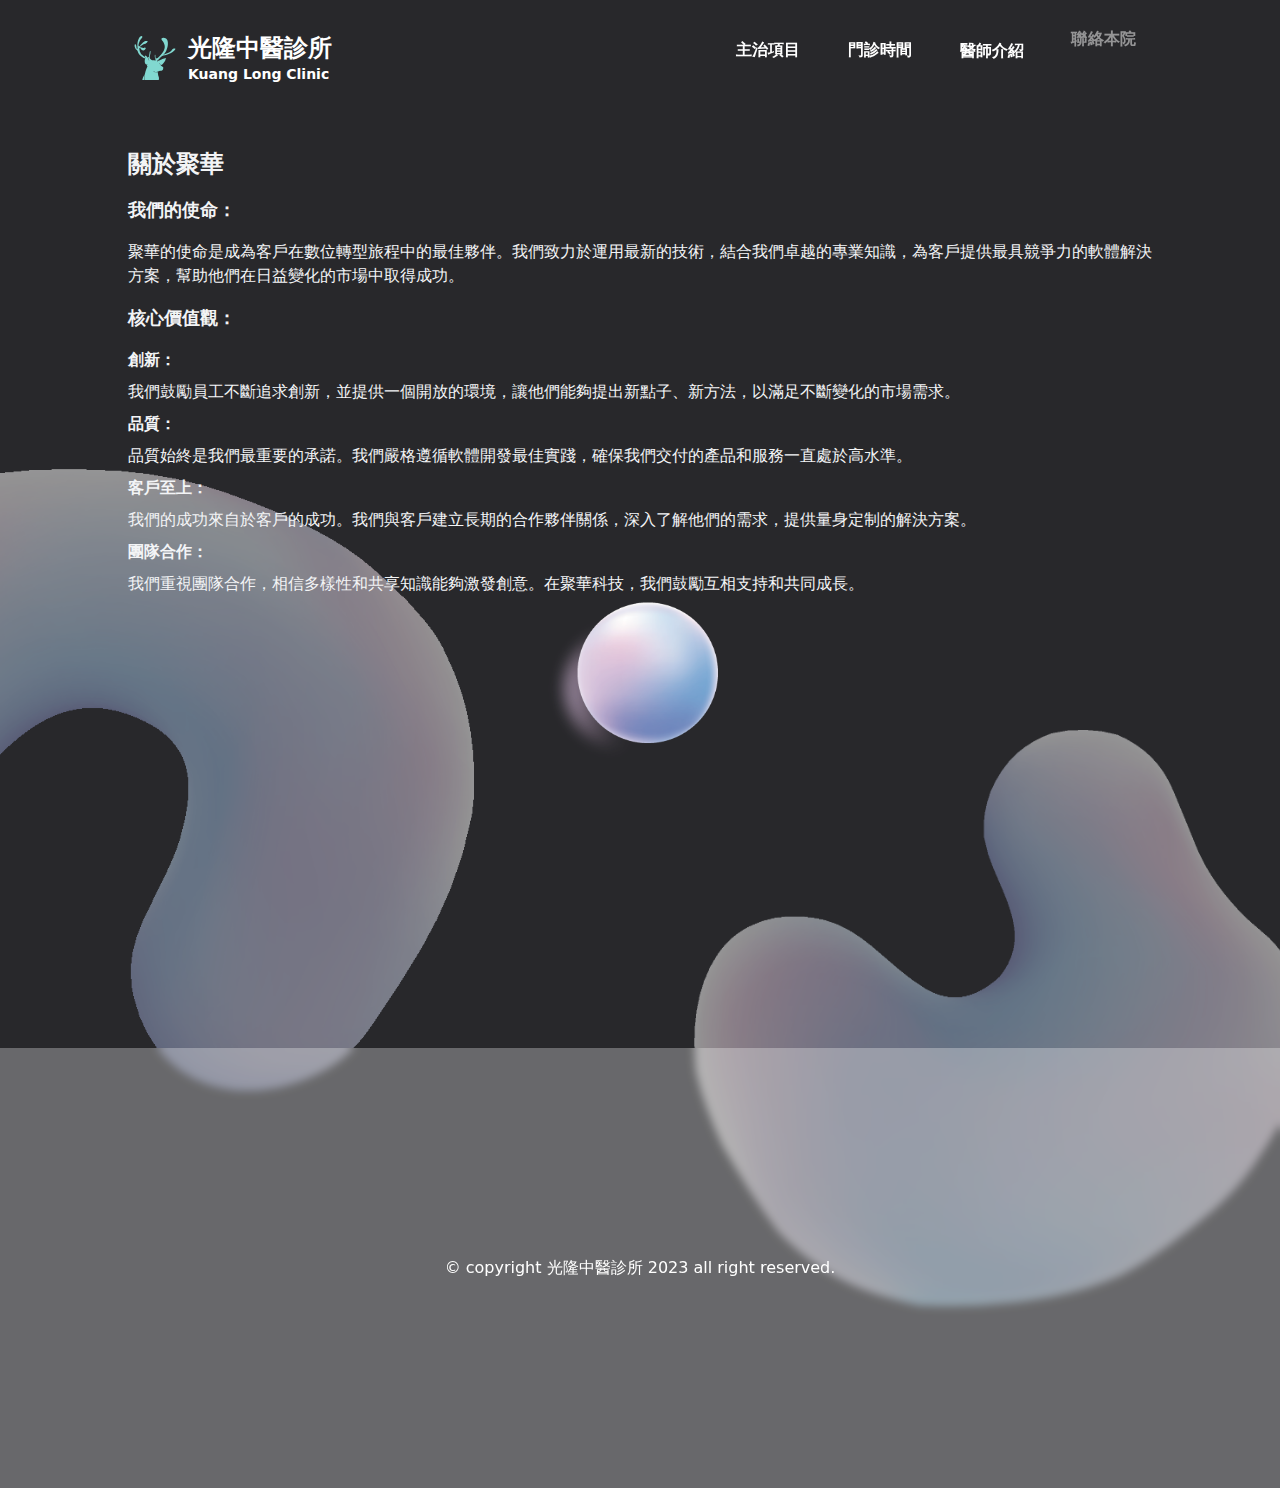
<file: about/index.html>
<!DOCTYPE html>
<html >
<head><meta charset="utf-8">
<meta name="viewport" content="width=device-width, initial-scale=1"><link rel="preload" as="fetch" crossorigin="anonymous" href="/about/_payload.json"><link rel="modulepreload" as="script" crossorigin href="/assets/entry.2b685aed.js"><link rel="modulepreload" as="script" crossorigin href="/assets/about.6d194996.js"><link rel="modulepreload" as="script" crossorigin href="/assets/Navbar.0c916011.js"><link rel="modulepreload" as="script" crossorigin href="/assets/nuxt-link.0709c65c.js"><link rel="modulepreload" as="script" crossorigin href="/assets/Bubbles.daf5b309.js"><link rel="modulepreload" as="script" crossorigin href="/assets/MyFooter.67420a29.js"><link rel="modulepreload" as="script" crossorigin href="/assets/index.9fdd27cc.js"><link rel="prefetch" as="script" crossorigin href="/assets/error-404.fe998687.js"><link rel="prefetch" as="script" crossorigin href="/assets/error-500.a57d0f38.js"><link rel="prefetch" as="image" type="image/svg+xml" href="/assets/bubble.a5084d95.svg"><link rel="prefetch" as="image" type="image/svg+xml" href="/assets/logo.0ea3eb47.svg"><link rel="prefetch" as="image" type="image/svg+xml" href="/assets/bubble4.72ad84de.svg"><link rel="prefetch" as="image" type="image/svg+xml" href="/assets/bubble2.18b98f3a.svg"><style>/*! tailwindcss v3.3.2 | MIT License | https://tailwindcss.com*/*,:after,:before{border:0 solid #e5e7eb;box-sizing:border-box}:after,:before{--tw-content:""}html{-webkit-text-size-adjust:100%;font-feature-settings:normal;font-family:ui-sans-serif,system-ui,-apple-system,BlinkMacSystemFont,Segoe UI,Roboto,Helvetica Neue,Arial,Noto Sans,sans-serif,Apple Color Emoji,Segoe UI Emoji,Segoe UI Symbol,Noto Color Emoji;font-variation-settings:normal;line-height:1.5;-moz-tab-size:4;-o-tab-size:4;tab-size:4}body{line-height:inherit;margin:0}hr{border-top-width:1px;color:inherit;height:0}abbr:where([title]){-webkit-text-decoration:underline dotted;text-decoration:underline dotted}h1,h2,h3,h4,h5,h6{font-size:inherit;font-weight:inherit}a{color:inherit;text-decoration:inherit}b,strong{font-weight:bolder}code,kbd,pre,samp{font-family:ui-monospace,SFMono-Regular,Menlo,Monaco,Consolas,Liberation Mono,Courier New,monospace;font-size:1em}small{font-size:80%}sub,sup{font-size:75%;line-height:0;position:relative;vertical-align:baseline}sub{bottom:-.25em}sup{top:-.5em}table{border-collapse:collapse;border-color:inherit;text-indent:0}button,input,optgroup,select,textarea{color:inherit;font-family:inherit;font-size:100%;font-weight:inherit;line-height:inherit;margin:0;padding:0}button,select{text-transform:none}[type=button],[type=reset],[type=submit],button{-webkit-appearance:button;background-color:transparent;background-image:none}:-moz-focusring{outline:auto}:-moz-ui-invalid{box-shadow:none}progress{vertical-align:baseline}::-webkit-inner-spin-button,::-webkit-outer-spin-button{height:auto}[type=search]{-webkit-appearance:textfield;outline-offset:-2px}::-webkit-search-decoration{-webkit-appearance:none}::-webkit-file-upload-button{-webkit-appearance:button;font:inherit}summary{display:list-item}blockquote,dd,dl,figure,h1,h2,h3,h4,h5,h6,hr,p,pre{margin:0}fieldset{margin:0}fieldset,legend{padding:0}menu,ol,ul{list-style:none;margin:0;padding:0}textarea{resize:vertical}input::-moz-placeholder,textarea::-moz-placeholder{color:#9ca3af;opacity:1}input::placeholder,textarea::placeholder{color:#9ca3af;opacity:1}[role=button],button{cursor:pointer}:disabled{cursor:default}audio,canvas,embed,iframe,img,object,svg,video{display:block;vertical-align:middle}img,video{height:auto;max-width:100%}[hidden]{display:none}*,:after,:before{--tw-border-spacing-x:0;--tw-border-spacing-y:0;--tw-translate-x:0;--tw-translate-y:0;--tw-rotate:0;--tw-skew-x:0;--tw-skew-y:0;--tw-scale-x:1;--tw-scale-y:1;--tw-pan-x: ;--tw-pan-y: ;--tw-pinch-zoom: ;--tw-scroll-snap-strictness:proximity;--tw-gradient-from-position: ;--tw-gradient-via-position: ;--tw-gradient-to-position: ;--tw-ordinal: ;--tw-slashed-zero: ;--tw-numeric-figure: ;--tw-numeric-spacing: ;--tw-numeric-fraction: ;--tw-ring-inset: ;--tw-ring-offset-width:0px;--tw-ring-offset-color:#fff;--tw-ring-color:rgba(59,130,246,.5);--tw-ring-offset-shadow:0 0 #0000;--tw-ring-shadow:0 0 #0000;--tw-shadow:0 0 #0000;--tw-shadow-colored:0 0 #0000;--tw-blur: ;--tw-brightness: ;--tw-contrast: ;--tw-grayscale: ;--tw-hue-rotate: ;--tw-invert: ;--tw-saturate: ;--tw-sepia: ;--tw-drop-shadow: ;--tw-backdrop-blur: ;--tw-backdrop-brightness: ;--tw-backdrop-contrast: ;--tw-backdrop-grayscale: ;--tw-backdrop-hue-rotate: ;--tw-backdrop-invert: ;--tw-backdrop-opacity: ;--tw-backdrop-saturate: ;--tw-backdrop-sepia: }::backdrop{--tw-border-spacing-x:0;--tw-border-spacing-y:0;--tw-translate-x:0;--tw-translate-y:0;--tw-rotate:0;--tw-skew-x:0;--tw-skew-y:0;--tw-scale-x:1;--tw-scale-y:1;--tw-pan-x: ;--tw-pan-y: ;--tw-pinch-zoom: ;--tw-scroll-snap-strictness:proximity;--tw-gradient-from-position: ;--tw-gradient-via-position: ;--tw-gradient-to-position: ;--tw-ordinal: ;--tw-slashed-zero: ;--tw-numeric-figure: ;--tw-numeric-spacing: ;--tw-numeric-fraction: ;--tw-ring-inset: ;--tw-ring-offset-width:0px;--tw-ring-offset-color:#fff;--tw-ring-color:rgba(59,130,246,.5);--tw-ring-offset-shadow:0 0 #0000;--tw-ring-shadow:0 0 #0000;--tw-shadow:0 0 #0000;--tw-shadow-colored:0 0 #0000;--tw-blur: ;--tw-brightness: ;--tw-contrast: ;--tw-grayscale: ;--tw-hue-rotate: ;--tw-invert: ;--tw-saturate: ;--tw-sepia: ;--tw-drop-shadow: ;--tw-backdrop-blur: ;--tw-backdrop-brightness: ;--tw-backdrop-contrast: ;--tw-backdrop-grayscale: ;--tw-backdrop-hue-rotate: ;--tw-backdrop-invert: ;--tw-backdrop-opacity: ;--tw-backdrop-saturate: ;--tw-backdrop-sepia: }.visible{visibility:visible}.static{position:static}.fixed{position:fixed}.absolute{position:absolute}.relative{position:relative}.-left-3{left:-.75rem}.-left-\[20vh\]{left:-20vh}.-right-10{right:-2.5rem}.left-0{left:0}.top-0{top:0}.top-\[130vh\]{top:130vh}.top-\[30vh\]{top:30vh}.top-\[70vh\]{top:70vh}.-z-10{z-index:-10}.-z-\[1\]{z-index:-1}.z-10{z-index:10}.z-30{z-index:30}.col-span-2{grid-column:span 2/span 2}.col-span-3{grid-column:span 3/span 3}.col-span-4{grid-column:span 4/span 4}.m-6{margin:1.5rem}.m-auto{margin:auto}.mx-1{margin-left:.25rem;margin-right:.25rem}.mx-2{margin-left:.5rem;margin-right:.5rem}.mx-auto{margin-left:auto;margin-right:auto}.my-1{margin-bottom:.25rem;margin-top:.25rem}.my-2{margin-bottom:.5rem;margin-top:.5rem}.my-4{margin-bottom:1rem;margin-top:1rem}.my-6{margin-bottom:1.5rem;margin-top:1.5rem}.my-8{margin-bottom:2rem;margin-top:2rem}.mb-0{margin-bottom:0}.mb-6{margin-bottom:1.5rem}.mb-8{margin-bottom:2rem}.ml-1{margin-left:.25rem}.mr-1{margin-right:.25rem}.mt-2{margin-top:.5rem}.mt-24{margin-top:6rem}.mt-32{margin-top:8rem}.mt-4{margin-top:1rem}.flex{display:flex}.grid{display:grid}.hidden{display:none}.h-11{height:2.75rem}.h-12{height:3rem}.h-14{height:3.5rem}.h-24{height:6rem}.h-32{height:8rem}.h-44{height:11rem}.h-6{height:1.5rem}.h-64{height:16rem}.h-80{height:20rem}.h-96{height:24rem}.h-\[170vh\]{height:170vh}.h-\[300vh\]{height:300vh}.h-\[50vh\]{height:50vh}.h-\[90px\]{height:90px}.h-\[90vh\]{height:90vh}.h-full{height:100%}.h-screen{height:100vh}.min-h-\[150vh\]{min-height:150vh}.min-h-screen{min-height:100vh}.w-11{width:2.75rem}.w-12{width:3rem}.w-14{width:3.5rem}.w-32{width:8rem}.w-6{width:1.5rem}.w-\[55vh\]{width:55vh}.w-\[80\%\]{width:80%}.w-\[85\%\]{width:85%}.w-\[90\%\]{width:90%}.w-\[95\%\]{width:95%}.w-full{width:100%}.w-screen{width:100vw}.min-w-\[70\%\]{min-width:70%}.max-w-\[80\%\]{max-width:80%}.max-w-\[85\%\]{max-width:85%}.max-w-\[90\%\]{max-width:90%}.max-w-\[95\%\]{max-width:95%}.flex-none{flex:none}.animate-\[bounce_10s_linear_infinite\]{animation:bounce 10s linear infinite}@keyframes bounce{0%,to{animation-timing-function:cubic-bezier(.8,0,1,1);transform:translateY(-25%)}50%{animation-timing-function:cubic-bezier(0,0,.2,1);transform:none}}.animate-\[bounce_15s_linear_infinite\]{animation:bounce 15s linear infinite}.grid-cols-1{grid-template-columns:repeat(1,minmax(0,1fr))}.grid-cols-10{grid-template-columns:repeat(10,minmax(0,1fr))}.grid-cols-3{grid-template-columns:repeat(3,minmax(0,1fr))}.grid-cols-4{grid-template-columns:repeat(4,minmax(0,1fr))}.items-center{align-items:center}.justify-end{justify-content:flex-end}.justify-center{justify-content:center}.justify-between{justify-content:space-between}.gap-1{gap:.25rem}.gap-12{gap:3rem}.gap-2{gap:.5rem}.gap-3{gap:.75rem}.gap-4{gap:1rem}.overflow-hidden{overflow:hidden}.overflow-x-hidden{overflow-x:hidden}.rounded-\[20px\]{border-radius:20px}.rounded-full{border-radius:9999px}.rounded-xl{border-radius:.75rem}.bg-\[\#28282B\]{--tw-bg-opacity:1;background-color:rgb(40 40 43/var(--tw-bg-opacity))}.bg-dark{--tw-bg-opacity:1;background-color:rgb(167 177 179/var(--tw-bg-opacity))}.bg-pink-500{--tw-bg-opacity:1;background-color:rgb(236 72 153/var(--tw-bg-opacity))}.bg-primary{--tw-bg-opacity:1;background-color:rgb(129 216 208/var(--tw-bg-opacity))}.bg-quaternary{--tw-bg-opacity:1;background-color:rgb(118 165 175/var(--tw-bg-opacity))}.bg-tertiary{--tw-bg-opacity:1;background-color:rgb(162 196 201/var(--tw-bg-opacity))}.bg-white\/20{background-color:hsla(0,0%,100%,.2)}.bg-white\/30{background-color:hsla(0,0%,100%,.3)}.bg-gradient-to-tr{background-image:linear-gradient(to top right,var(--tw-gradient-stops))}.from-\[\#28282B\]{--tw-gradient-from:#28282b var(--tw-gradient-from-position);--tw-gradient-to:rgba(40,40,43,0) var(--tw-gradient-to-position);--tw-gradient-stops:var(--tw-gradient-from),var(--tw-gradient-to)}.from-indigo-800{--tw-gradient-from:#3730a3 var(--tw-gradient-from-position);--tw-gradient-to:rgba(55,48,163,0) var(--tw-gradient-to-position);--tw-gradient-stops:var(--tw-gradient-from),var(--tw-gradient-to)}.via-purple-800{--tw-gradient-to:rgba(107,33,168,0) var(--tw-gradient-to-position);--tw-gradient-stops:var(--tw-gradient-from),#6b21a8 var(--tw-gradient-via-position),var(--tw-gradient-to)}.to-\[\#36363b\]{--tw-gradient-to:#36363b var(--tw-gradient-to-position)}.to-pink-600{--tw-gradient-to:#db2777 var(--tw-gradient-to-position)}.object-cover{-o-object-fit:cover;object-fit:cover}.p-1{padding:.25rem}.p-2{padding:.5rem}.p-2\.5{padding:.625rem}.p-32{padding:8rem}.p-4{padding:1rem}.p-8{padding:2rem}.px-1{padding-left:.25rem;padding-right:.25rem}.px-12{padding-left:3rem;padding-right:3rem}.px-4{padding-left:1rem;padding-right:1rem}.px-6{padding-left:1.5rem;padding-right:1.5rem}.px-8{padding-left:2rem;padding-right:2rem}.px-\[10\%\]{padding-left:10%;padding-right:10%}.py-0{padding-bottom:0;padding-top:0}.py-1{padding-bottom:.25rem;padding-top:.25rem}.py-12{padding-bottom:3rem;padding-top:3rem}.py-2{padding-bottom:.5rem;padding-top:.5rem}.py-24{padding-bottom:6rem;padding-top:6rem}.py-4{padding-bottom:1rem;padding-top:1rem}.py-52{padding-bottom:13rem;padding-top:13rem}.py-6{padding-bottom:1.5rem;padding-top:1.5rem}.py-8{padding-bottom:2rem;padding-top:2rem}.pb-3{padding-bottom:.75rem}.pb-8{padding-bottom:2rem}.pl-4{padding-left:1rem}.pt-12{padding-top:3rem}.pt-2{padding-top:.5rem}.pt-20{padding-top:5rem}.pt-24{padding-top:6rem}.pt-4{padding-top:1rem}.pt-8{padding-top:2rem}.text-left{text-align:left}.text-center{text-align:center}.text-2xl{font-size:1.5rem;line-height:2rem}.text-3xl{font-size:1.875rem;line-height:2.25rem}.text-5xl{font-size:3rem;line-height:1}.text-\[1\.6rem\]{font-size:1.6rem}.text-\[18px\]{font-size:18px}.text-lg{font-size:1.125rem;line-height:1.75rem}.text-sm{font-size:.875rem;line-height:1.25rem}.text-xl{font-size:1.25rem;line-height:1.75rem}.font-bold{font-weight:700}.font-normal{font-weight:400}.font-semibold{font-weight:600}.leading-10{line-height:2.5rem}.text-\[\#ebebeb\]{--tw-text-opacity:1;color:rgb(235 235 235/var(--tw-text-opacity))}.text-gray-100{--tw-text-opacity:1;color:rgb(243 244 246/var(--tw-text-opacity))}.text-gray-200{--tw-text-opacity:1;color:rgb(229 231 235/var(--tw-text-opacity))}.text-primary{--tw-text-opacity:1;color:rgb(129 216 208/var(--tw-text-opacity))}.text-white{--tw-text-opacity:1;color:rgb(255 255 255/var(--tw-text-opacity))}.opacity-50{opacity:.5}.opacity-70{opacity:.7}.shadow{--tw-shadow:0 1px 3px 0 rgba(0,0,0,.1),0 1px 2px -1px rgba(0,0,0,.1);--tw-shadow-colored:0 1px 3px 0 var(--tw-shadow-color),0 1px 2px -1px var(--tw-shadow-color)}.shadow,.shadow-lg{box-shadow:var(--tw-ring-offset-shadow,0 0 #0000),var(--tw-ring-shadow,0 0 #0000),var(--tw-shadow)}.shadow-lg{--tw-shadow:0 10px 15px -3px rgba(0,0,0,.1),0 4px 6px -4px rgba(0,0,0,.1);--tw-shadow-colored:0 10px 15px -3px var(--tw-shadow-color),0 4px 6px -4px var(--tw-shadow-color)}.shadow-sm{--tw-shadow:0 1px 2px 0 rgba(0,0,0,.05);--tw-shadow-colored:0 1px 2px 0 var(--tw-shadow-color);box-shadow:var(--tw-ring-offset-shadow,0 0 #0000),var(--tw-ring-shadow,0 0 #0000),var(--tw-shadow)}.backdrop-blur-sm{--tw-backdrop-blur:blur(4px);-webkit-backdrop-filter:var(--tw-backdrop-blur) var(--tw-backdrop-brightness) var(--tw-backdrop-contrast) var(--tw-backdrop-grayscale) var(--tw-backdrop-hue-rotate) var(--tw-backdrop-invert) var(--tw-backdrop-opacity) var(--tw-backdrop-saturate) var(--tw-backdrop-sepia);backdrop-filter:var(--tw-backdrop-blur) var(--tw-backdrop-brightness) var(--tw-backdrop-contrast) var(--tw-backdrop-grayscale) var(--tw-backdrop-hue-rotate) var(--tw-backdrop-invert) var(--tw-backdrop-opacity) var(--tw-backdrop-saturate) var(--tw-backdrop-sepia)}.transition{transition-duration:.15s;transition-property:color,background-color,border-color,text-decoration-color,fill,stroke,opacity,box-shadow,transform,filter,-webkit-backdrop-filter;transition-property:color,background-color,border-color,text-decoration-color,fill,stroke,opacity,box-shadow,transform,filter,backdrop-filter;transition-property:color,background-color,border-color,text-decoration-color,fill,stroke,opacity,box-shadow,transform,filter,backdrop-filter,-webkit-backdrop-filter;transition-timing-function:cubic-bezier(.4,0,.2,1)}.delay-100{transition-delay:.1s}.delay-150{transition-delay:.15s}.duration-200{transition-duration:.2s}.duration-500{transition-duration:.5s}.ease-in-out{transition-timing-function:cubic-bezier(.4,0,.2,1)}*{-webkit-tap-highlight-color:transparent;-webkit-touch-callout:none;-webkit-user-select:none;-moz-user-select:none;user-select:none}:focus{outline:none!important}html{background-color:#28282b}.wait-menu{animation:waiting .5s}.menu{background-color:#fff;height:2px;transition:.5s;width:18px}.openBottom{transform:rotate(-45deg) scaleX(1.3) translate(-3px,3px)}.openTop{transform:rotate(45deg) scaleX(1.3) translate(3px,5px)}.scrollbar-hide::-webkit-scrollbar{display:none}.scrollbar-hide{-ms-overflow-style:none;scrollbar-width:none}html{overflow:scroll;overflow-x:hidden}::-webkit-scrollbar{background:transparent;width:0}::-webkit-scrollbar-thumb{background:red}.hover\:scale-105:hover{--tw-scale-x:1.05;--tw-scale-y:1.05;transform:translate(var(--tw-translate-x),var(--tw-translate-y)) rotate(var(--tw-rotate)) skewX(var(--tw-skew-x)) skewY(var(--tw-skew-y)) scaleX(var(--tw-scale-x)) scaleY(var(--tw-scale-y))}.hover\:bg-pink-700:hover{--tw-bg-opacity:1;background-color:rgb(190 24 93/var(--tw-bg-opacity))}.hover\:bg-secondary:hover{--tw-bg-opacity:1;background-color:rgb(10 186 181/var(--tw-bg-opacity))}.hover\:text-indigo-100:hover{--tw-text-opacity:1;color:rgb(224 231 255/var(--tw-text-opacity))}.hover\:opacity-50:hover{opacity:.5}.hover\:opacity-70:hover{opacity:.7}.hover\:opacity-90:hover{opacity:.9}.hover\:shadow-2xl:hover{--tw-shadow:0 25px 50px -12px rgba(0,0,0,.25);--tw-shadow-colored:0 25px 50px -12px var(--tw-shadow-color);box-shadow:var(--tw-ring-offset-shadow,0 0 #0000),var(--tw-ring-shadow,0 0 #0000),var(--tw-shadow)}.hover\:brightness-110:hover{--tw-brightness:brightness(1.1);filter:var(--tw-blur) var(--tw-brightness) var(--tw-contrast) var(--tw-grayscale) var(--tw-hue-rotate) var(--tw-invert) var(--tw-saturate) var(--tw-sepia) var(--tw-drop-shadow)}.focus\:bg-white\/20:focus{background-color:hsla(0,0%,100%,.2)}@media (min-width:768px){.md\:-left-\[20vw\]{left:-20vw}.md\:top-2\/3{top:66.666667%}.md\:top-\[40vh\]{top:40vh}.md\:col-span-2{grid-column:span 2/span 2}.md\:col-span-3{grid-column:span 3/span 3}.md\:m-0{margin:0}.md\:block{display:block}.md\:flex{display:flex}.md\:grid{display:grid}.md\:hidden{display:none}.md\:h-52{height:13rem}.md\:h-80{height:20rem}.md\:h-\[160vh\]{height:160vh}.md\:h-\[200vh\]{height:200vh}.md\:h-\[45vw\]{height:45vw}.md\:h-\[50vw\]{height:50vw}.md\:h-screen{height:100vh}.md\:w-\[50vw\]{width:50vw}.md\:w-\[57vw\]{width:57vw}.md\:w-\[80\%\]{width:80%}.md\:max-w-\[70\%\]{max-width:70%}.md\:grid-cols-2{grid-template-columns:repeat(2,minmax(0,1fr))}.md\:grid-cols-3{grid-template-columns:repeat(3,minmax(0,1fr))}.md\:grid-cols-4{grid-template-columns:repeat(4,minmax(0,1fr))}.md\:grid-cols-5{grid-template-columns:repeat(5,minmax(0,1fr))}.md\:justify-start{justify-content:flex-start}.md\:px-12{padding-left:3rem;padding-right:3rem}.md\:py-24{padding-bottom:6rem;padding-top:6rem}.md\:py-8{padding-bottom:2rem;padding-top:2rem}.md\:pt-0{padding-top:0}.md\:text-2xl{font-size:1.5rem;line-height:2rem}.md\:text-3xl{font-size:1.875rem;line-height:2.25rem}.md\:text-\[2rem\]{font-size:2rem}}</style></head>
<body ><div id="__nuxt"><!--[--><div class="scrollbar-hide w-screen overflow-x-hidden"><div class="pt-20 md:pt-0"><div class="h-[170vh] md:h-[160vh] absolute left-0 top-0 -z-10 w-full bg-[#28282B]"></div><div class="m-auto hidden max-w-[80%] justify-between py-4 text-white md:flex"><a href="/" class=""><div class="flex gap-2 pt-4 transition delay-100 ease-in-out hover:opacity-70"><div class="p-1"><img class="h-11 w-11" src="/assets/logo.0ea3eb47.svg" alt></div><div><h1 class="text-2xl font-bold text-white">光隆中醫診所</h1><h2 class="text-sm font-bold">Kuang Long Clinic</h2></div></div></a><div class="flex min-w-[70%] justify-end gap-4"><button class="col-span-4 p-2.5 px-4 py-4 font-semibold text-white hover:text-indigo-100"><a href="#second">主治項目</a></button><button class="col-span-4 p-2.5 px-4 py-4 font-semibold text-white hover:text-indigo-100"><a href="#third">門診時間</a></button><button class="col-span-4 p-2.5 px-4 py-4 font-semibold text-white hover:text-indigo-100"><a href="#fourth">醫師介紹</a></button><button class="col-span-4 p-2.5 px-4 py-4 font-semibold text-white hover:text-indigo-100"><a href="#fifth">聯絡本院</a></button></div></div><div class="fixed top-0 z-30 flex h-24 w-full justify-between bg-[#28282B] p-4 shadow-sm md:hidden"><a href="/" class=""><div class="flex gap-2 p-2 hover:opacity-50"><div class="p-1 opacity-70"><img class="h-11 w-11" src="/assets/logo.0ea3eb47.svg" alt></div><div><h1 class="text-2xl font-bold text-white">光隆中醫診所</h1><h2 class="text-sm font-bold text-white opacity-70"> Kuang Long Clinic </h2></div></div></a><button class="flex items-center gap-3 text-white"><div class="h-12 w-12 flex-none items-center rounded-full bg-white/30 pt-4 shadow backdrop-blur-sm"><div class="menu m-auto"></div><div class="menu mx-auto my-1"></div><div class="menu m-auto"></div></div></button></div><!----></div><div class="scrollbar-hide absolute -z-[1] min-h-[150vh] w-screen overflow-x-hidden"><img class="absolute -left-[20vh] top-[30vh] h-[50vh] w-[55vh] animate-[bounce_10s_linear_infinite] opacity-50 duration-500 md:-left-[20vw] md:top-[40vh] md:h-[50vw] md:w-[57vw]" src="/assets/bubble4.72ad84de.svg" alt=""><img class="absolute -right-10 top-[70vh] h-[50vh] w-[55vh] animate-[bounce_15s_linear_infinite] opacity-50 duration-500 md:h-[45vw] md:w-[50vw]" src="/assets/bubble2.18b98f3a.svg" alt=""></div><div class="pt-8"><section id="first" class="m-auto h-screen w-[85%] text-gray-100 md:w-[80%]"><h3 class="my-4 text-2xl font-bold">關於聚華</h3><h3 class="my-4 text-lg font-bold">我們的使命：</h3><h3> 聚華的使命是成為客戶在數位轉型旅程中的最佳夥伴。我們致力於運用最新的技術，結合我們卓越的專業知識，為客戶提供最具競爭力的軟體解決方案，幫助他們在日益變化的市場中取得成功。 </h3><h3 class="my-4 text-lg font-bold">核心價值觀：</h3><h3 class="text-md my-2 font-semibold">創新：</h3><h3> 我們鼓勵員工不斷追求創新，並提供一個開放的環境，讓他們能夠提出新點子、新方法，以滿足不斷變化的市場需求。 </h3><h3 class="text-md my-2 font-semibold">品質：</h3><h3> 品質始終是我們最重要的承諾。我們嚴格遵循軟體開發最佳實踐，確保我們交付的產品和服務一直處於高水準。 </h3><h3 class="text-md my-2 font-semibold">客戶至上：</h3><h3> 我們的成功來自於客戶的成功。我們與客戶建立長期的合作夥伴關係，深入了解他們的需求，提供量身定制的解決方案。 </h3><h3 class="text-md my-2 font-semibold">團隊合作：</h3><h3> 我們重視團隊合作，相信多樣性和共享知識能夠激發創意。在聚華科技，我們鼓勵互相支持和共同成長。 </h3><img class="absolute -left-3 top-[130vh] z-10 h-44 w-full md:top-2/3" src="/assets/bubble.a5084d95.svg" alt=""></section></div><div class="min-h-64 mb-0 bg-white/30 px-[10%] py-52 text-center text-white shadow-lg backdrop-blur-sm"><h3>© copyright 光隆中醫診所 2023 all right reserved.</h3></div></div><!--]--></div><script type="application/json" id="__NUXT_DATA__" data-ssr="true" data-src="/about/_payload.json">[{"state":1,"_errors":3,"serverRendered":5,"path":6,"prerenderedAt":7},["Reactive",2],{},["Reactive",4],{},true,"/about",1694599235164]</script><script>window.__NUXT__={};window.__NUXT__.config={public:{motion:{directives:{"pop-bottom":{initial:{scale:0,opacity:0,y:100},visible:{scale:1,opacity:1,y:0}}}}},app:{baseURL:"/",buildAssetsDir:"assets",cdnURL:""}}</script><script type="module" src="/assets/entry.2b685aed.js" crossorigin></script></body>
</html>
</file>
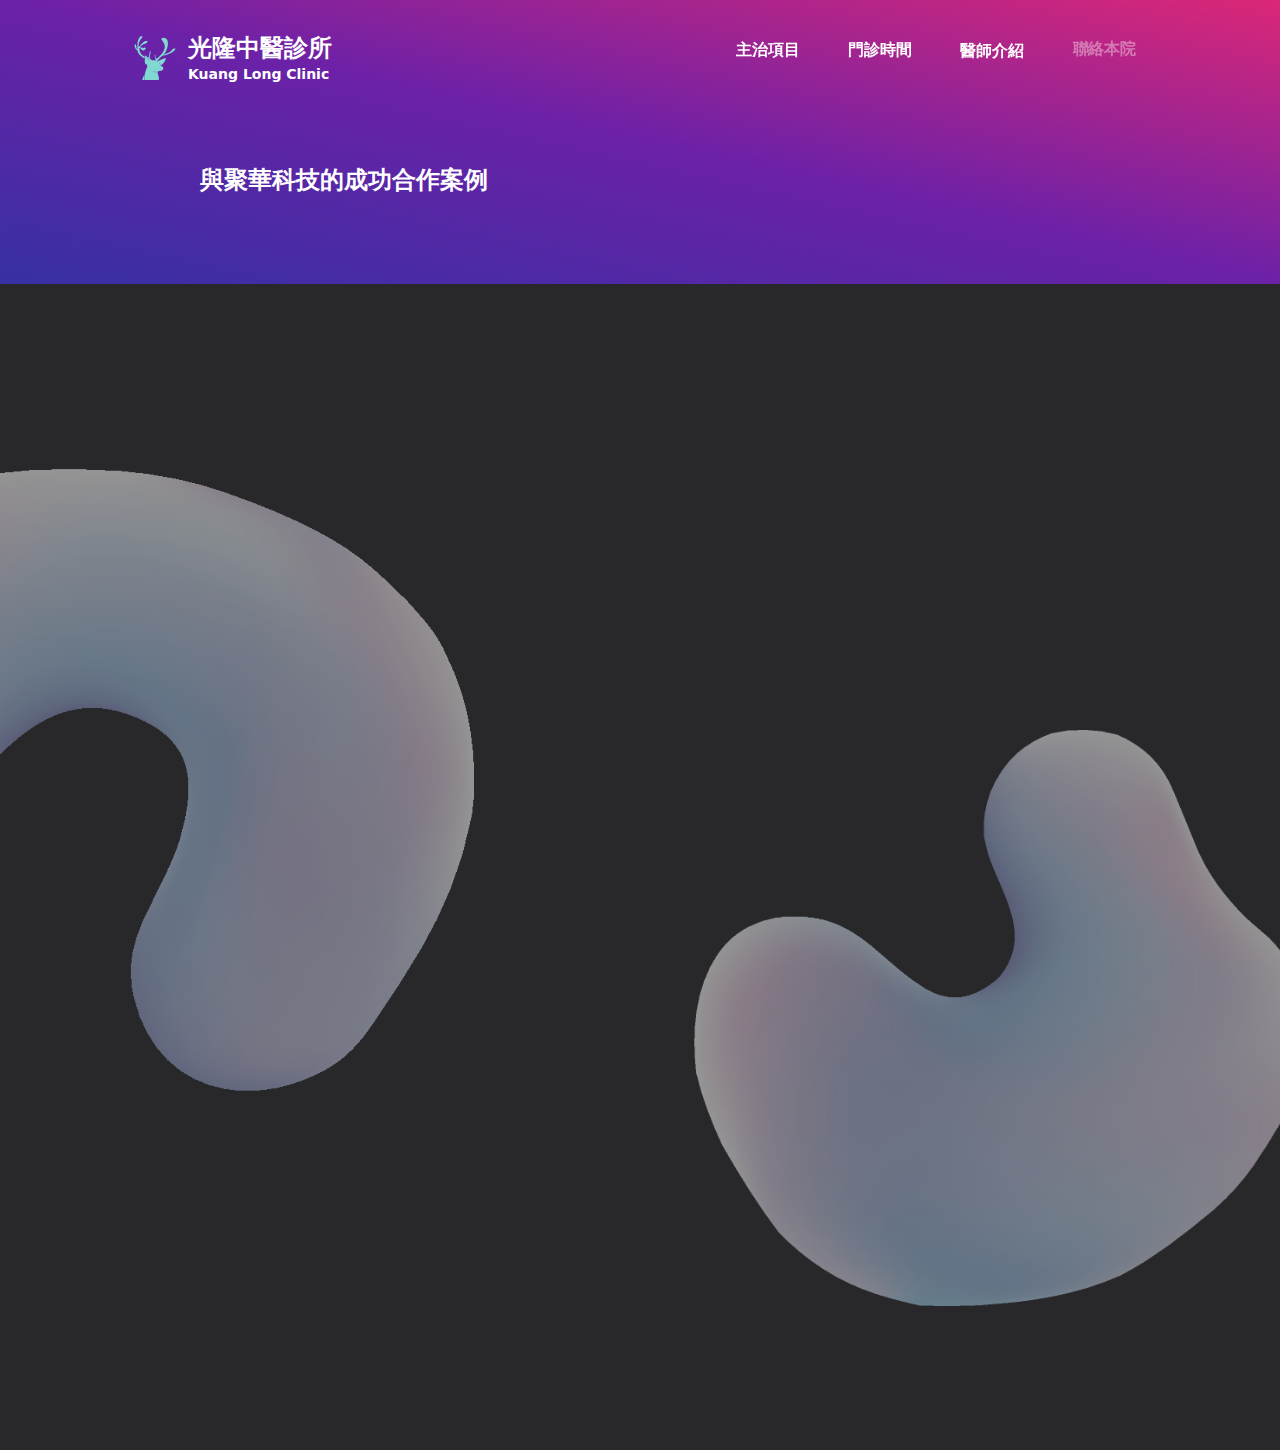
<file: projects/index.html>
<!DOCTYPE html>
<html >
<head><meta charset="utf-8">
<meta name="viewport" content="width=device-width, initial-scale=1"><link rel="preload" as="fetch" crossorigin="anonymous" href="/projects/_payload.json"><link rel="modulepreload" as="script" crossorigin href="/assets/entry.2b685aed.js"><link rel="modulepreload" as="script" crossorigin href="/assets/projects.df580ba3.js"><link rel="modulepreload" as="script" crossorigin href="/assets/Navbar.0c916011.js"><link rel="modulepreload" as="script" crossorigin href="/assets/nuxt-link.0709c65c.js"><link rel="modulepreload" as="script" crossorigin href="/assets/Bubbles.daf5b309.js"><link rel="modulepreload" as="script" crossorigin href="/assets/index.9fdd27cc.js"><link rel="prefetch" as="script" crossorigin href="/assets/error-404.fe998687.js"><link rel="prefetch" as="script" crossorigin href="/assets/error-500.a57d0f38.js"><link rel="prefetch" as="image" type="image/svg+xml" href="/assets/logo.0ea3eb47.svg"><link rel="prefetch" as="image" type="image/svg+xml" href="/assets/bubble4.72ad84de.svg"><link rel="prefetch" as="image" type="image/svg+xml" href="/assets/bubble2.18b98f3a.svg"><style>/*! tailwindcss v3.3.2 | MIT License | https://tailwindcss.com*/*,:after,:before{border:0 solid #e5e7eb;box-sizing:border-box}:after,:before{--tw-content:""}html{-webkit-text-size-adjust:100%;font-feature-settings:normal;font-family:ui-sans-serif,system-ui,-apple-system,BlinkMacSystemFont,Segoe UI,Roboto,Helvetica Neue,Arial,Noto Sans,sans-serif,Apple Color Emoji,Segoe UI Emoji,Segoe UI Symbol,Noto Color Emoji;font-variation-settings:normal;line-height:1.5;-moz-tab-size:4;-o-tab-size:4;tab-size:4}body{line-height:inherit;margin:0}hr{border-top-width:1px;color:inherit;height:0}abbr:where([title]){-webkit-text-decoration:underline dotted;text-decoration:underline dotted}h1,h2,h3,h4,h5,h6{font-size:inherit;font-weight:inherit}a{color:inherit;text-decoration:inherit}b,strong{font-weight:bolder}code,kbd,pre,samp{font-family:ui-monospace,SFMono-Regular,Menlo,Monaco,Consolas,Liberation Mono,Courier New,monospace;font-size:1em}small{font-size:80%}sub,sup{font-size:75%;line-height:0;position:relative;vertical-align:baseline}sub{bottom:-.25em}sup{top:-.5em}table{border-collapse:collapse;border-color:inherit;text-indent:0}button,input,optgroup,select,textarea{color:inherit;font-family:inherit;font-size:100%;font-weight:inherit;line-height:inherit;margin:0;padding:0}button,select{text-transform:none}[type=button],[type=reset],[type=submit],button{-webkit-appearance:button;background-color:transparent;background-image:none}:-moz-focusring{outline:auto}:-moz-ui-invalid{box-shadow:none}progress{vertical-align:baseline}::-webkit-inner-spin-button,::-webkit-outer-spin-button{height:auto}[type=search]{-webkit-appearance:textfield;outline-offset:-2px}::-webkit-search-decoration{-webkit-appearance:none}::-webkit-file-upload-button{-webkit-appearance:button;font:inherit}summary{display:list-item}blockquote,dd,dl,figure,h1,h2,h3,h4,h5,h6,hr,p,pre{margin:0}fieldset{margin:0}fieldset,legend{padding:0}menu,ol,ul{list-style:none;margin:0;padding:0}textarea{resize:vertical}input::-moz-placeholder,textarea::-moz-placeholder{color:#9ca3af;opacity:1}input::placeholder,textarea::placeholder{color:#9ca3af;opacity:1}[role=button],button{cursor:pointer}:disabled{cursor:default}audio,canvas,embed,iframe,img,object,svg,video{display:block;vertical-align:middle}img,video{height:auto;max-width:100%}[hidden]{display:none}*,:after,:before{--tw-border-spacing-x:0;--tw-border-spacing-y:0;--tw-translate-x:0;--tw-translate-y:0;--tw-rotate:0;--tw-skew-x:0;--tw-skew-y:0;--tw-scale-x:1;--tw-scale-y:1;--tw-pan-x: ;--tw-pan-y: ;--tw-pinch-zoom: ;--tw-scroll-snap-strictness:proximity;--tw-gradient-from-position: ;--tw-gradient-via-position: ;--tw-gradient-to-position: ;--tw-ordinal: ;--tw-slashed-zero: ;--tw-numeric-figure: ;--tw-numeric-spacing: ;--tw-numeric-fraction: ;--tw-ring-inset: ;--tw-ring-offset-width:0px;--tw-ring-offset-color:#fff;--tw-ring-color:rgba(59,130,246,.5);--tw-ring-offset-shadow:0 0 #0000;--tw-ring-shadow:0 0 #0000;--tw-shadow:0 0 #0000;--tw-shadow-colored:0 0 #0000;--tw-blur: ;--tw-brightness: ;--tw-contrast: ;--tw-grayscale: ;--tw-hue-rotate: ;--tw-invert: ;--tw-saturate: ;--tw-sepia: ;--tw-drop-shadow: ;--tw-backdrop-blur: ;--tw-backdrop-brightness: ;--tw-backdrop-contrast: ;--tw-backdrop-grayscale: ;--tw-backdrop-hue-rotate: ;--tw-backdrop-invert: ;--tw-backdrop-opacity: ;--tw-backdrop-saturate: ;--tw-backdrop-sepia: }::backdrop{--tw-border-spacing-x:0;--tw-border-spacing-y:0;--tw-translate-x:0;--tw-translate-y:0;--tw-rotate:0;--tw-skew-x:0;--tw-skew-y:0;--tw-scale-x:1;--tw-scale-y:1;--tw-pan-x: ;--tw-pan-y: ;--tw-pinch-zoom: ;--tw-scroll-snap-strictness:proximity;--tw-gradient-from-position: ;--tw-gradient-via-position: ;--tw-gradient-to-position: ;--tw-ordinal: ;--tw-slashed-zero: ;--tw-numeric-figure: ;--tw-numeric-spacing: ;--tw-numeric-fraction: ;--tw-ring-inset: ;--tw-ring-offset-width:0px;--tw-ring-offset-color:#fff;--tw-ring-color:rgba(59,130,246,.5);--tw-ring-offset-shadow:0 0 #0000;--tw-ring-shadow:0 0 #0000;--tw-shadow:0 0 #0000;--tw-shadow-colored:0 0 #0000;--tw-blur: ;--tw-brightness: ;--tw-contrast: ;--tw-grayscale: ;--tw-hue-rotate: ;--tw-invert: ;--tw-saturate: ;--tw-sepia: ;--tw-drop-shadow: ;--tw-backdrop-blur: ;--tw-backdrop-brightness: ;--tw-backdrop-contrast: ;--tw-backdrop-grayscale: ;--tw-backdrop-hue-rotate: ;--tw-backdrop-invert: ;--tw-backdrop-opacity: ;--tw-backdrop-saturate: ;--tw-backdrop-sepia: }.visible{visibility:visible}.static{position:static}.fixed{position:fixed}.absolute{position:absolute}.relative{position:relative}.-left-3{left:-.75rem}.-left-\[20vh\]{left:-20vh}.-right-10{right:-2.5rem}.left-0{left:0}.top-0{top:0}.top-\[130vh\]{top:130vh}.top-\[30vh\]{top:30vh}.top-\[70vh\]{top:70vh}.-z-10{z-index:-10}.-z-\[1\]{z-index:-1}.z-10{z-index:10}.z-30{z-index:30}.col-span-2{grid-column:span 2/span 2}.col-span-3{grid-column:span 3/span 3}.col-span-4{grid-column:span 4/span 4}.m-6{margin:1.5rem}.m-auto{margin:auto}.mx-1{margin-left:.25rem;margin-right:.25rem}.mx-2{margin-left:.5rem;margin-right:.5rem}.mx-auto{margin-left:auto;margin-right:auto}.my-1{margin-bottom:.25rem;margin-top:.25rem}.my-2{margin-bottom:.5rem;margin-top:.5rem}.my-4{margin-bottom:1rem;margin-top:1rem}.my-6{margin-bottom:1.5rem;margin-top:1.5rem}.my-8{margin-bottom:2rem;margin-top:2rem}.mb-0{margin-bottom:0}.mb-6{margin-bottom:1.5rem}.mb-8{margin-bottom:2rem}.ml-1{margin-left:.25rem}.mr-1{margin-right:.25rem}.mt-2{margin-top:.5rem}.mt-24{margin-top:6rem}.mt-32{margin-top:8rem}.mt-4{margin-top:1rem}.flex{display:flex}.grid{display:grid}.hidden{display:none}.h-11{height:2.75rem}.h-12{height:3rem}.h-14{height:3.5rem}.h-24{height:6rem}.h-32{height:8rem}.h-44{height:11rem}.h-6{height:1.5rem}.h-64{height:16rem}.h-80{height:20rem}.h-96{height:24rem}.h-\[170vh\]{height:170vh}.h-\[300vh\]{height:300vh}.h-\[50vh\]{height:50vh}.h-\[90px\]{height:90px}.h-\[90vh\]{height:90vh}.h-full{height:100%}.h-screen{height:100vh}.min-h-\[150vh\]{min-height:150vh}.min-h-screen{min-height:100vh}.w-11{width:2.75rem}.w-12{width:3rem}.w-14{width:3.5rem}.w-32{width:8rem}.w-6{width:1.5rem}.w-\[55vh\]{width:55vh}.w-\[80\%\]{width:80%}.w-\[85\%\]{width:85%}.w-\[90\%\]{width:90%}.w-\[95\%\]{width:95%}.w-full{width:100%}.w-screen{width:100vw}.min-w-\[70\%\]{min-width:70%}.max-w-\[80\%\]{max-width:80%}.max-w-\[85\%\]{max-width:85%}.max-w-\[90\%\]{max-width:90%}.max-w-\[95\%\]{max-width:95%}.flex-none{flex:none}.animate-\[bounce_10s_linear_infinite\]{animation:bounce 10s linear infinite}@keyframes bounce{0%,to{animation-timing-function:cubic-bezier(.8,0,1,1);transform:translateY(-25%)}50%{animation-timing-function:cubic-bezier(0,0,.2,1);transform:none}}.animate-\[bounce_15s_linear_infinite\]{animation:bounce 15s linear infinite}.grid-cols-1{grid-template-columns:repeat(1,minmax(0,1fr))}.grid-cols-10{grid-template-columns:repeat(10,minmax(0,1fr))}.grid-cols-3{grid-template-columns:repeat(3,minmax(0,1fr))}.grid-cols-4{grid-template-columns:repeat(4,minmax(0,1fr))}.items-center{align-items:center}.justify-end{justify-content:flex-end}.justify-center{justify-content:center}.justify-between{justify-content:space-between}.gap-1{gap:.25rem}.gap-12{gap:3rem}.gap-2{gap:.5rem}.gap-3{gap:.75rem}.gap-4{gap:1rem}.overflow-hidden{overflow:hidden}.overflow-x-hidden{overflow-x:hidden}.rounded-\[20px\]{border-radius:20px}.rounded-full{border-radius:9999px}.rounded-xl{border-radius:.75rem}.bg-\[\#28282B\]{--tw-bg-opacity:1;background-color:rgb(40 40 43/var(--tw-bg-opacity))}.bg-dark{--tw-bg-opacity:1;background-color:rgb(167 177 179/var(--tw-bg-opacity))}.bg-pink-500{--tw-bg-opacity:1;background-color:rgb(236 72 153/var(--tw-bg-opacity))}.bg-primary{--tw-bg-opacity:1;background-color:rgb(129 216 208/var(--tw-bg-opacity))}.bg-quaternary{--tw-bg-opacity:1;background-color:rgb(118 165 175/var(--tw-bg-opacity))}.bg-tertiary{--tw-bg-opacity:1;background-color:rgb(162 196 201/var(--tw-bg-opacity))}.bg-white\/20{background-color:hsla(0,0%,100%,.2)}.bg-white\/30{background-color:hsla(0,0%,100%,.3)}.bg-gradient-to-tr{background-image:linear-gradient(to top right,var(--tw-gradient-stops))}.from-\[\#28282B\]{--tw-gradient-from:#28282b var(--tw-gradient-from-position);--tw-gradient-to:rgba(40,40,43,0) var(--tw-gradient-to-position);--tw-gradient-stops:var(--tw-gradient-from),var(--tw-gradient-to)}.from-indigo-800{--tw-gradient-from:#3730a3 var(--tw-gradient-from-position);--tw-gradient-to:rgba(55,48,163,0) var(--tw-gradient-to-position);--tw-gradient-stops:var(--tw-gradient-from),var(--tw-gradient-to)}.via-purple-800{--tw-gradient-to:rgba(107,33,168,0) var(--tw-gradient-to-position);--tw-gradient-stops:var(--tw-gradient-from),#6b21a8 var(--tw-gradient-via-position),var(--tw-gradient-to)}.to-\[\#36363b\]{--tw-gradient-to:#36363b var(--tw-gradient-to-position)}.to-pink-600{--tw-gradient-to:#db2777 var(--tw-gradient-to-position)}.object-cover{-o-object-fit:cover;object-fit:cover}.p-1{padding:.25rem}.p-2{padding:.5rem}.p-2\.5{padding:.625rem}.p-32{padding:8rem}.p-4{padding:1rem}.p-8{padding:2rem}.px-1{padding-left:.25rem;padding-right:.25rem}.px-12{padding-left:3rem;padding-right:3rem}.px-4{padding-left:1rem;padding-right:1rem}.px-6{padding-left:1.5rem;padding-right:1.5rem}.px-8{padding-left:2rem;padding-right:2rem}.px-\[10\%\]{padding-left:10%;padding-right:10%}.py-0{padding-bottom:0;padding-top:0}.py-1{padding-bottom:.25rem;padding-top:.25rem}.py-12{padding-bottom:3rem;padding-top:3rem}.py-2{padding-bottom:.5rem;padding-top:.5rem}.py-24{padding-bottom:6rem;padding-top:6rem}.py-4{padding-bottom:1rem;padding-top:1rem}.py-52{padding-bottom:13rem;padding-top:13rem}.py-6{padding-bottom:1.5rem;padding-top:1.5rem}.py-8{padding-bottom:2rem;padding-top:2rem}.pb-3{padding-bottom:.75rem}.pb-8{padding-bottom:2rem}.pl-4{padding-left:1rem}.pt-12{padding-top:3rem}.pt-2{padding-top:.5rem}.pt-20{padding-top:5rem}.pt-24{padding-top:6rem}.pt-4{padding-top:1rem}.pt-8{padding-top:2rem}.text-left{text-align:left}.text-center{text-align:center}.text-2xl{font-size:1.5rem;line-height:2rem}.text-3xl{font-size:1.875rem;line-height:2.25rem}.text-5xl{font-size:3rem;line-height:1}.text-\[1\.6rem\]{font-size:1.6rem}.text-\[18px\]{font-size:18px}.text-lg{font-size:1.125rem;line-height:1.75rem}.text-sm{font-size:.875rem;line-height:1.25rem}.text-xl{font-size:1.25rem;line-height:1.75rem}.font-bold{font-weight:700}.font-normal{font-weight:400}.font-semibold{font-weight:600}.leading-10{line-height:2.5rem}.text-\[\#ebebeb\]{--tw-text-opacity:1;color:rgb(235 235 235/var(--tw-text-opacity))}.text-gray-100{--tw-text-opacity:1;color:rgb(243 244 246/var(--tw-text-opacity))}.text-gray-200{--tw-text-opacity:1;color:rgb(229 231 235/var(--tw-text-opacity))}.text-primary{--tw-text-opacity:1;color:rgb(129 216 208/var(--tw-text-opacity))}.text-white{--tw-text-opacity:1;color:rgb(255 255 255/var(--tw-text-opacity))}.opacity-50{opacity:.5}.opacity-70{opacity:.7}.shadow{--tw-shadow:0 1px 3px 0 rgba(0,0,0,.1),0 1px 2px -1px rgba(0,0,0,.1);--tw-shadow-colored:0 1px 3px 0 var(--tw-shadow-color),0 1px 2px -1px var(--tw-shadow-color)}.shadow,.shadow-lg{box-shadow:var(--tw-ring-offset-shadow,0 0 #0000),var(--tw-ring-shadow,0 0 #0000),var(--tw-shadow)}.shadow-lg{--tw-shadow:0 10px 15px -3px rgba(0,0,0,.1),0 4px 6px -4px rgba(0,0,0,.1);--tw-shadow-colored:0 10px 15px -3px var(--tw-shadow-color),0 4px 6px -4px var(--tw-shadow-color)}.shadow-sm{--tw-shadow:0 1px 2px 0 rgba(0,0,0,.05);--tw-shadow-colored:0 1px 2px 0 var(--tw-shadow-color);box-shadow:var(--tw-ring-offset-shadow,0 0 #0000),var(--tw-ring-shadow,0 0 #0000),var(--tw-shadow)}.backdrop-blur-sm{--tw-backdrop-blur:blur(4px);-webkit-backdrop-filter:var(--tw-backdrop-blur) var(--tw-backdrop-brightness) var(--tw-backdrop-contrast) var(--tw-backdrop-grayscale) var(--tw-backdrop-hue-rotate) var(--tw-backdrop-invert) var(--tw-backdrop-opacity) var(--tw-backdrop-saturate) var(--tw-backdrop-sepia);backdrop-filter:var(--tw-backdrop-blur) var(--tw-backdrop-brightness) var(--tw-backdrop-contrast) var(--tw-backdrop-grayscale) var(--tw-backdrop-hue-rotate) var(--tw-backdrop-invert) var(--tw-backdrop-opacity) var(--tw-backdrop-saturate) var(--tw-backdrop-sepia)}.transition{transition-duration:.15s;transition-property:color,background-color,border-color,text-decoration-color,fill,stroke,opacity,box-shadow,transform,filter,-webkit-backdrop-filter;transition-property:color,background-color,border-color,text-decoration-color,fill,stroke,opacity,box-shadow,transform,filter,backdrop-filter;transition-property:color,background-color,border-color,text-decoration-color,fill,stroke,opacity,box-shadow,transform,filter,backdrop-filter,-webkit-backdrop-filter;transition-timing-function:cubic-bezier(.4,0,.2,1)}.delay-100{transition-delay:.1s}.delay-150{transition-delay:.15s}.duration-200{transition-duration:.2s}.duration-500{transition-duration:.5s}.ease-in-out{transition-timing-function:cubic-bezier(.4,0,.2,1)}*{-webkit-tap-highlight-color:transparent;-webkit-touch-callout:none;-webkit-user-select:none;-moz-user-select:none;user-select:none}:focus{outline:none!important}html{background-color:#28282b}.wait-menu{animation:waiting .5s}.menu{background-color:#fff;height:2px;transition:.5s;width:18px}.openBottom{transform:rotate(-45deg) scaleX(1.3) translate(-3px,3px)}.openTop{transform:rotate(45deg) scaleX(1.3) translate(3px,5px)}.scrollbar-hide::-webkit-scrollbar{display:none}.scrollbar-hide{-ms-overflow-style:none;scrollbar-width:none}html{overflow:scroll;overflow-x:hidden}::-webkit-scrollbar{background:transparent;width:0}::-webkit-scrollbar-thumb{background:red}.hover\:scale-105:hover{--tw-scale-x:1.05;--tw-scale-y:1.05;transform:translate(var(--tw-translate-x),var(--tw-translate-y)) rotate(var(--tw-rotate)) skewX(var(--tw-skew-x)) skewY(var(--tw-skew-y)) scaleX(var(--tw-scale-x)) scaleY(var(--tw-scale-y))}.hover\:bg-pink-700:hover{--tw-bg-opacity:1;background-color:rgb(190 24 93/var(--tw-bg-opacity))}.hover\:bg-secondary:hover{--tw-bg-opacity:1;background-color:rgb(10 186 181/var(--tw-bg-opacity))}.hover\:text-indigo-100:hover{--tw-text-opacity:1;color:rgb(224 231 255/var(--tw-text-opacity))}.hover\:opacity-50:hover{opacity:.5}.hover\:opacity-70:hover{opacity:.7}.hover\:opacity-90:hover{opacity:.9}.hover\:shadow-2xl:hover{--tw-shadow:0 25px 50px -12px rgba(0,0,0,.25);--tw-shadow-colored:0 25px 50px -12px var(--tw-shadow-color);box-shadow:var(--tw-ring-offset-shadow,0 0 #0000),var(--tw-ring-shadow,0 0 #0000),var(--tw-shadow)}.hover\:brightness-110:hover{--tw-brightness:brightness(1.1);filter:var(--tw-blur) var(--tw-brightness) var(--tw-contrast) var(--tw-grayscale) var(--tw-hue-rotate) var(--tw-invert) var(--tw-saturate) var(--tw-sepia) var(--tw-drop-shadow)}.focus\:bg-white\/20:focus{background-color:hsla(0,0%,100%,.2)}@media (min-width:768px){.md\:-left-\[20vw\]{left:-20vw}.md\:top-2\/3{top:66.666667%}.md\:top-\[40vh\]{top:40vh}.md\:col-span-2{grid-column:span 2/span 2}.md\:col-span-3{grid-column:span 3/span 3}.md\:m-0{margin:0}.md\:block{display:block}.md\:flex{display:flex}.md\:grid{display:grid}.md\:hidden{display:none}.md\:h-52{height:13rem}.md\:h-80{height:20rem}.md\:h-\[160vh\]{height:160vh}.md\:h-\[200vh\]{height:200vh}.md\:h-\[45vw\]{height:45vw}.md\:h-\[50vw\]{height:50vw}.md\:h-screen{height:100vh}.md\:w-\[50vw\]{width:50vw}.md\:w-\[57vw\]{width:57vw}.md\:w-\[80\%\]{width:80%}.md\:max-w-\[70\%\]{max-width:70%}.md\:grid-cols-2{grid-template-columns:repeat(2,minmax(0,1fr))}.md\:grid-cols-3{grid-template-columns:repeat(3,minmax(0,1fr))}.md\:grid-cols-4{grid-template-columns:repeat(4,minmax(0,1fr))}.md\:grid-cols-5{grid-template-columns:repeat(5,minmax(0,1fr))}.md\:justify-start{justify-content:flex-start}.md\:px-12{padding-left:3rem;padding-right:3rem}.md\:py-24{padding-bottom:6rem;padding-top:6rem}.md\:py-8{padding-bottom:2rem;padding-top:2rem}.md\:pt-0{padding-top:0}.md\:text-2xl{font-size:1.5rem;line-height:2rem}.md\:text-3xl{font-size:1.875rem;line-height:2.25rem}.md\:text-\[2rem\]{font-size:2rem}}</style></head>
<body ><div id="__nuxt"><!--[--><div class="-z-10 w-full bg-gradient-to-tr from-indigo-800 via-purple-800 to-pink-600"><div class="pt-20 md:pt-0"><div class="h-screen md:h-screen absolute left-0 top-0 -z-10 w-full bg-[#28282B]"></div><div class="m-auto hidden max-w-[80%] justify-between py-4 text-white md:flex"><a href="/" class=""><div class="flex gap-2 pt-4 transition delay-100 ease-in-out hover:opacity-70"><div class="p-1"><img class="h-11 w-11" src="/assets/logo.0ea3eb47.svg" alt></div><div><h1 class="text-2xl font-bold text-white">光隆中醫診所</h1><h2 class="text-sm font-bold">Kuang Long Clinic</h2></div></div></a><div class="flex min-w-[70%] justify-end gap-4"><button class="col-span-4 p-2.5 px-4 py-4 font-semibold text-white hover:text-indigo-100"><a href="#second">主治項目</a></button><button class="col-span-4 p-2.5 px-4 py-4 font-semibold text-white hover:text-indigo-100"><a href="#third">門診時間</a></button><button class="col-span-4 p-2.5 px-4 py-4 font-semibold text-white hover:text-indigo-100"><a href="#fourth">醫師介紹</a></button><button class="col-span-4 p-2.5 px-4 py-4 font-semibold text-white hover:text-indigo-100"><a href="#fifth">聯絡本院</a></button></div></div><div class="fixed top-0 z-30 flex h-24 w-full justify-between bg-[#28282B] p-4 shadow-sm md:hidden"><a href="/" class=""><div class="flex gap-2 p-2 hover:opacity-50"><div class="p-1 opacity-70"><img class="h-11 w-11" src="/assets/logo.0ea3eb47.svg" alt></div><div><h1 class="text-2xl font-bold text-white">光隆中醫診所</h1><h2 class="text-sm font-bold text-white opacity-70"> Kuang Long Clinic </h2></div></div></a><button class="flex items-center gap-3 text-white"><div class="h-12 w-12 flex-none items-center rounded-full bg-white/30 pt-4 shadow backdrop-blur-sm"><div class="menu m-auto"></div><div class="menu mx-auto my-1"></div><div class="menu m-auto"></div></div></button></div><!----></div><div class="scrollbar-hide absolute -z-[1] min-h-[150vh] w-screen overflow-x-hidden"><img class="absolute -left-[20vh] top-[30vh] h-[50vh] w-[55vh] animate-[bounce_10s_linear_infinite] opacity-50 duration-500 md:-left-[20vw] md:top-[40vh] md:h-[50vw] md:w-[57vw]" src="/assets/bubble4.72ad84de.svg" alt=""><img class="absolute -right-10 top-[70vh] h-[50vh] w-[55vh] animate-[bounce_15s_linear_infinite] opacity-50 duration-500 md:h-[45vw] md:w-[50vw]" src="/assets/bubble2.18b98f3a.svg" alt=""></div><div class="m-auto max-w-[90%] py-8 md:max-w-[70%]"><h2 class="mx-2 my-8 text-xl font-semibold text-white md:text-2xl"> 與聚華科技的成功合作案例 </h2><br><div class="grid w-full grid-cols-1 text-white md:grid-cols-3"><!--[--><!--]--></div></div></div><!--]--></div><script type="application/json" id="__NUXT_DATA__" data-ssr="true" data-src="/projects/_payload.json">[{"state":1,"_errors":3,"serverRendered":5,"path":6,"prerenderedAt":7},["Reactive",2],{},["Reactive",4],{},true,"/projects",1694599235165]</script><script>window.__NUXT__={};window.__NUXT__.config={public:{motion:{directives:{"pop-bottom":{initial:{scale:0,opacity:0,y:100},visible:{scale:1,opacity:1,y:0}}}}},app:{baseURL:"/",buildAssetsDir:"assets",cdnURL:""}}</script><script type="module" src="/assets/entry.2b685aed.js" crossorigin></script></body>
</html>
</file>
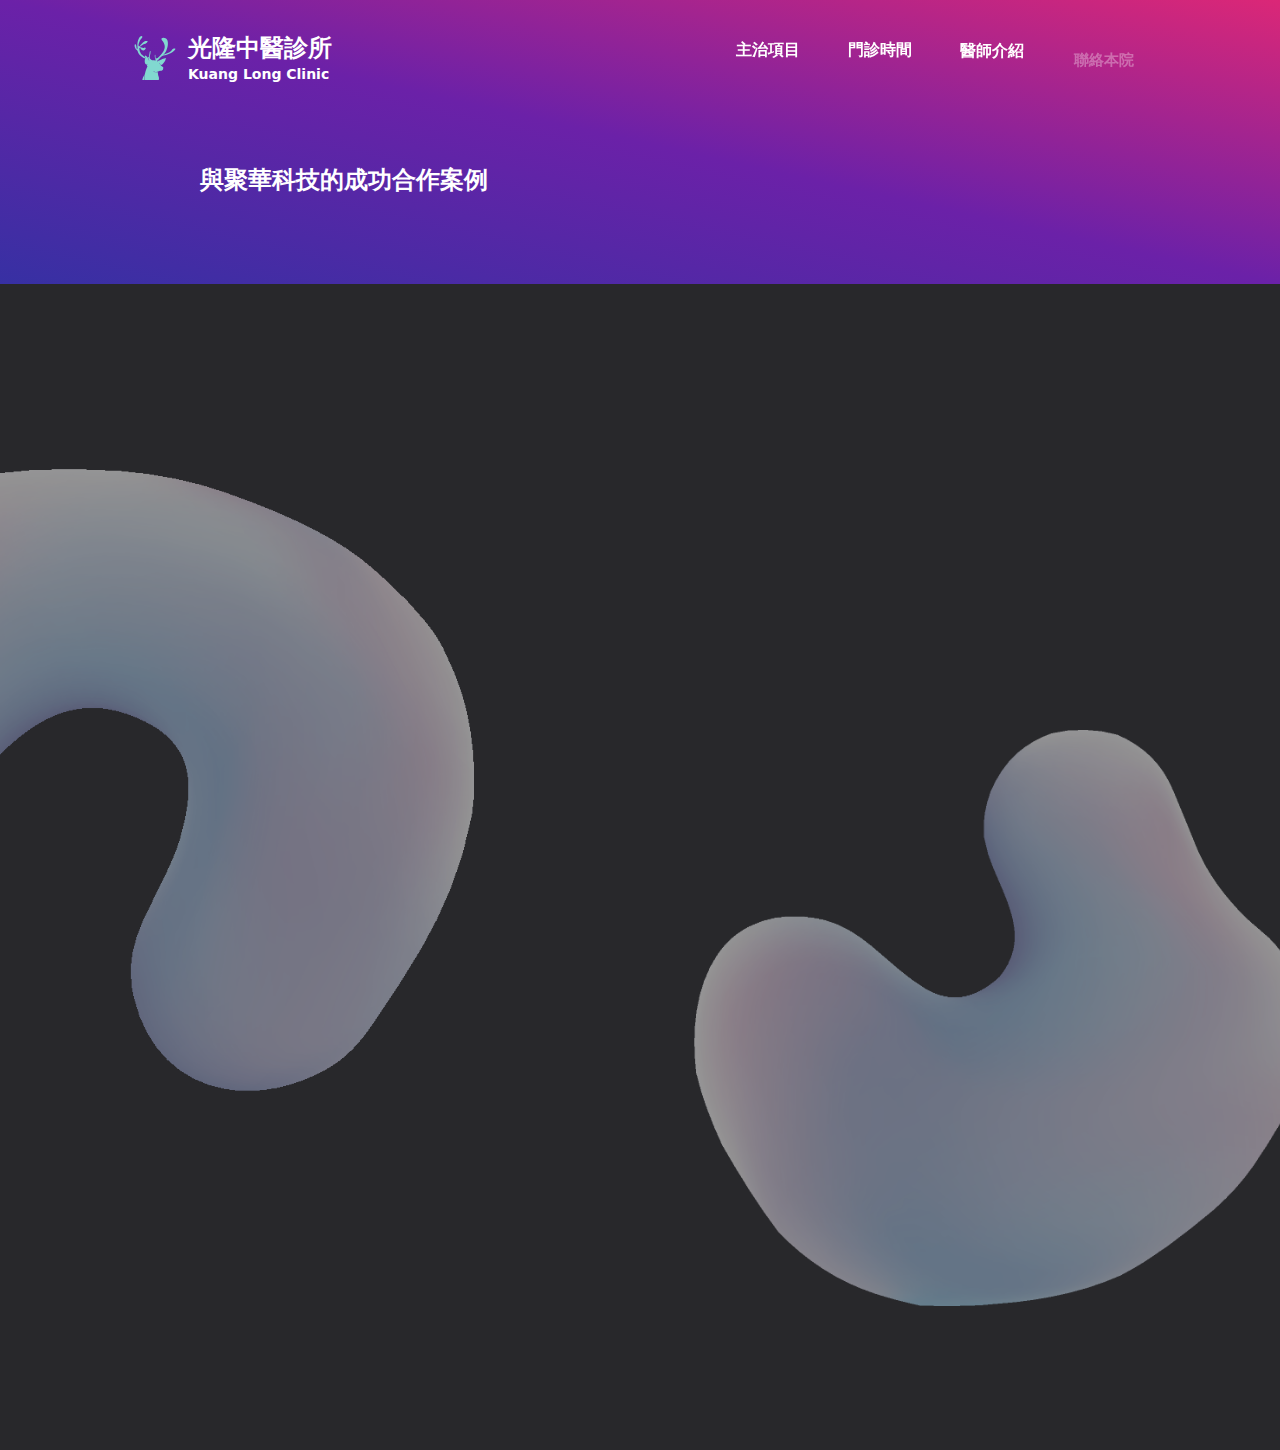
<file: projectsEdit/index.html>
<!DOCTYPE html>
<html >
<head><meta charset="utf-8">
<meta name="viewport" content="width=device-width, initial-scale=1"><link rel="preload" as="fetch" crossorigin="anonymous" href="/projectsEdit/_payload.json"><link rel="modulepreload" as="script" crossorigin href="/assets/entry.2b685aed.js"><link rel="modulepreload" as="script" crossorigin href="/assets/projectsEdit.d6d69f7e.js"><link rel="modulepreload" as="script" crossorigin href="/assets/Navbar.0c916011.js"><link rel="modulepreload" as="script" crossorigin href="/assets/nuxt-link.0709c65c.js"><link rel="modulepreload" as="script" crossorigin href="/assets/Bubbles.daf5b309.js"><link rel="modulepreload" as="script" crossorigin href="/assets/index.9fdd27cc.js"><link rel="prefetch" as="script" crossorigin href="/assets/error-404.fe998687.js"><link rel="prefetch" as="script" crossorigin href="/assets/error-500.a57d0f38.js"><link rel="prefetch" as="image" type="image/svg+xml" href="/assets/logo.0ea3eb47.svg"><link rel="prefetch" as="image" type="image/svg+xml" href="/assets/bubble4.72ad84de.svg"><link rel="prefetch" as="image" type="image/svg+xml" href="/assets/bubble2.18b98f3a.svg"><style>/*! tailwindcss v3.3.2 | MIT License | https://tailwindcss.com*/*,:after,:before{border:0 solid #e5e7eb;box-sizing:border-box}:after,:before{--tw-content:""}html{-webkit-text-size-adjust:100%;font-feature-settings:normal;font-family:ui-sans-serif,system-ui,-apple-system,BlinkMacSystemFont,Segoe UI,Roboto,Helvetica Neue,Arial,Noto Sans,sans-serif,Apple Color Emoji,Segoe UI Emoji,Segoe UI Symbol,Noto Color Emoji;font-variation-settings:normal;line-height:1.5;-moz-tab-size:4;-o-tab-size:4;tab-size:4}body{line-height:inherit;margin:0}hr{border-top-width:1px;color:inherit;height:0}abbr:where([title]){-webkit-text-decoration:underline dotted;text-decoration:underline dotted}h1,h2,h3,h4,h5,h6{font-size:inherit;font-weight:inherit}a{color:inherit;text-decoration:inherit}b,strong{font-weight:bolder}code,kbd,pre,samp{font-family:ui-monospace,SFMono-Regular,Menlo,Monaco,Consolas,Liberation Mono,Courier New,monospace;font-size:1em}small{font-size:80%}sub,sup{font-size:75%;line-height:0;position:relative;vertical-align:baseline}sub{bottom:-.25em}sup{top:-.5em}table{border-collapse:collapse;border-color:inherit;text-indent:0}button,input,optgroup,select,textarea{color:inherit;font-family:inherit;font-size:100%;font-weight:inherit;line-height:inherit;margin:0;padding:0}button,select{text-transform:none}[type=button],[type=reset],[type=submit],button{-webkit-appearance:button;background-color:transparent;background-image:none}:-moz-focusring{outline:auto}:-moz-ui-invalid{box-shadow:none}progress{vertical-align:baseline}::-webkit-inner-spin-button,::-webkit-outer-spin-button{height:auto}[type=search]{-webkit-appearance:textfield;outline-offset:-2px}::-webkit-search-decoration{-webkit-appearance:none}::-webkit-file-upload-button{-webkit-appearance:button;font:inherit}summary{display:list-item}blockquote,dd,dl,figure,h1,h2,h3,h4,h5,h6,hr,p,pre{margin:0}fieldset{margin:0}fieldset,legend{padding:0}menu,ol,ul{list-style:none;margin:0;padding:0}textarea{resize:vertical}input::-moz-placeholder,textarea::-moz-placeholder{color:#9ca3af;opacity:1}input::placeholder,textarea::placeholder{color:#9ca3af;opacity:1}[role=button],button{cursor:pointer}:disabled{cursor:default}audio,canvas,embed,iframe,img,object,svg,video{display:block;vertical-align:middle}img,video{height:auto;max-width:100%}[hidden]{display:none}*,:after,:before{--tw-border-spacing-x:0;--tw-border-spacing-y:0;--tw-translate-x:0;--tw-translate-y:0;--tw-rotate:0;--tw-skew-x:0;--tw-skew-y:0;--tw-scale-x:1;--tw-scale-y:1;--tw-pan-x: ;--tw-pan-y: ;--tw-pinch-zoom: ;--tw-scroll-snap-strictness:proximity;--tw-gradient-from-position: ;--tw-gradient-via-position: ;--tw-gradient-to-position: ;--tw-ordinal: ;--tw-slashed-zero: ;--tw-numeric-figure: ;--tw-numeric-spacing: ;--tw-numeric-fraction: ;--tw-ring-inset: ;--tw-ring-offset-width:0px;--tw-ring-offset-color:#fff;--tw-ring-color:rgba(59,130,246,.5);--tw-ring-offset-shadow:0 0 #0000;--tw-ring-shadow:0 0 #0000;--tw-shadow:0 0 #0000;--tw-shadow-colored:0 0 #0000;--tw-blur: ;--tw-brightness: ;--tw-contrast: ;--tw-grayscale: ;--tw-hue-rotate: ;--tw-invert: ;--tw-saturate: ;--tw-sepia: ;--tw-drop-shadow: ;--tw-backdrop-blur: ;--tw-backdrop-brightness: ;--tw-backdrop-contrast: ;--tw-backdrop-grayscale: ;--tw-backdrop-hue-rotate: ;--tw-backdrop-invert: ;--tw-backdrop-opacity: ;--tw-backdrop-saturate: ;--tw-backdrop-sepia: }::backdrop{--tw-border-spacing-x:0;--tw-border-spacing-y:0;--tw-translate-x:0;--tw-translate-y:0;--tw-rotate:0;--tw-skew-x:0;--tw-skew-y:0;--tw-scale-x:1;--tw-scale-y:1;--tw-pan-x: ;--tw-pan-y: ;--tw-pinch-zoom: ;--tw-scroll-snap-strictness:proximity;--tw-gradient-from-position: ;--tw-gradient-via-position: ;--tw-gradient-to-position: ;--tw-ordinal: ;--tw-slashed-zero: ;--tw-numeric-figure: ;--tw-numeric-spacing: ;--tw-numeric-fraction: ;--tw-ring-inset: ;--tw-ring-offset-width:0px;--tw-ring-offset-color:#fff;--tw-ring-color:rgba(59,130,246,.5);--tw-ring-offset-shadow:0 0 #0000;--tw-ring-shadow:0 0 #0000;--tw-shadow:0 0 #0000;--tw-shadow-colored:0 0 #0000;--tw-blur: ;--tw-brightness: ;--tw-contrast: ;--tw-grayscale: ;--tw-hue-rotate: ;--tw-invert: ;--tw-saturate: ;--tw-sepia: ;--tw-drop-shadow: ;--tw-backdrop-blur: ;--tw-backdrop-brightness: ;--tw-backdrop-contrast: ;--tw-backdrop-grayscale: ;--tw-backdrop-hue-rotate: ;--tw-backdrop-invert: ;--tw-backdrop-opacity: ;--tw-backdrop-saturate: ;--tw-backdrop-sepia: }.visible{visibility:visible}.static{position:static}.fixed{position:fixed}.absolute{position:absolute}.relative{position:relative}.-left-3{left:-.75rem}.-left-\[20vh\]{left:-20vh}.-right-10{right:-2.5rem}.left-0{left:0}.top-0{top:0}.top-\[130vh\]{top:130vh}.top-\[30vh\]{top:30vh}.top-\[70vh\]{top:70vh}.-z-10{z-index:-10}.-z-\[1\]{z-index:-1}.z-10{z-index:10}.z-30{z-index:30}.col-span-2{grid-column:span 2/span 2}.col-span-3{grid-column:span 3/span 3}.col-span-4{grid-column:span 4/span 4}.m-6{margin:1.5rem}.m-auto{margin:auto}.mx-1{margin-left:.25rem;margin-right:.25rem}.mx-2{margin-left:.5rem;margin-right:.5rem}.mx-auto{margin-left:auto;margin-right:auto}.my-1{margin-bottom:.25rem;margin-top:.25rem}.my-2{margin-bottom:.5rem;margin-top:.5rem}.my-4{margin-bottom:1rem;margin-top:1rem}.my-6{margin-bottom:1.5rem;margin-top:1.5rem}.my-8{margin-bottom:2rem;margin-top:2rem}.mb-0{margin-bottom:0}.mb-6{margin-bottom:1.5rem}.mb-8{margin-bottom:2rem}.ml-1{margin-left:.25rem}.mr-1{margin-right:.25rem}.mt-2{margin-top:.5rem}.mt-24{margin-top:6rem}.mt-32{margin-top:8rem}.mt-4{margin-top:1rem}.flex{display:flex}.grid{display:grid}.hidden{display:none}.h-11{height:2.75rem}.h-12{height:3rem}.h-14{height:3.5rem}.h-24{height:6rem}.h-32{height:8rem}.h-44{height:11rem}.h-6{height:1.5rem}.h-64{height:16rem}.h-80{height:20rem}.h-96{height:24rem}.h-\[170vh\]{height:170vh}.h-\[300vh\]{height:300vh}.h-\[50vh\]{height:50vh}.h-\[90px\]{height:90px}.h-\[90vh\]{height:90vh}.h-full{height:100%}.h-screen{height:100vh}.min-h-\[150vh\]{min-height:150vh}.min-h-screen{min-height:100vh}.w-11{width:2.75rem}.w-12{width:3rem}.w-14{width:3.5rem}.w-32{width:8rem}.w-6{width:1.5rem}.w-\[55vh\]{width:55vh}.w-\[80\%\]{width:80%}.w-\[85\%\]{width:85%}.w-\[90\%\]{width:90%}.w-\[95\%\]{width:95%}.w-full{width:100%}.w-screen{width:100vw}.min-w-\[70\%\]{min-width:70%}.max-w-\[80\%\]{max-width:80%}.max-w-\[85\%\]{max-width:85%}.max-w-\[90\%\]{max-width:90%}.max-w-\[95\%\]{max-width:95%}.flex-none{flex:none}.animate-\[bounce_10s_linear_infinite\]{animation:bounce 10s linear infinite}@keyframes bounce{0%,to{animation-timing-function:cubic-bezier(.8,0,1,1);transform:translateY(-25%)}50%{animation-timing-function:cubic-bezier(0,0,.2,1);transform:none}}.animate-\[bounce_15s_linear_infinite\]{animation:bounce 15s linear infinite}.grid-cols-1{grid-template-columns:repeat(1,minmax(0,1fr))}.grid-cols-10{grid-template-columns:repeat(10,minmax(0,1fr))}.grid-cols-3{grid-template-columns:repeat(3,minmax(0,1fr))}.grid-cols-4{grid-template-columns:repeat(4,minmax(0,1fr))}.items-center{align-items:center}.justify-end{justify-content:flex-end}.justify-center{justify-content:center}.justify-between{justify-content:space-between}.gap-1{gap:.25rem}.gap-12{gap:3rem}.gap-2{gap:.5rem}.gap-3{gap:.75rem}.gap-4{gap:1rem}.overflow-hidden{overflow:hidden}.overflow-x-hidden{overflow-x:hidden}.rounded-\[20px\]{border-radius:20px}.rounded-full{border-radius:9999px}.rounded-xl{border-radius:.75rem}.bg-\[\#28282B\]{--tw-bg-opacity:1;background-color:rgb(40 40 43/var(--tw-bg-opacity))}.bg-dark{--tw-bg-opacity:1;background-color:rgb(167 177 179/var(--tw-bg-opacity))}.bg-pink-500{--tw-bg-opacity:1;background-color:rgb(236 72 153/var(--tw-bg-opacity))}.bg-primary{--tw-bg-opacity:1;background-color:rgb(129 216 208/var(--tw-bg-opacity))}.bg-quaternary{--tw-bg-opacity:1;background-color:rgb(118 165 175/var(--tw-bg-opacity))}.bg-tertiary{--tw-bg-opacity:1;background-color:rgb(162 196 201/var(--tw-bg-opacity))}.bg-white\/20{background-color:hsla(0,0%,100%,.2)}.bg-white\/30{background-color:hsla(0,0%,100%,.3)}.bg-gradient-to-tr{background-image:linear-gradient(to top right,var(--tw-gradient-stops))}.from-\[\#28282B\]{--tw-gradient-from:#28282b var(--tw-gradient-from-position);--tw-gradient-to:rgba(40,40,43,0) var(--tw-gradient-to-position);--tw-gradient-stops:var(--tw-gradient-from),var(--tw-gradient-to)}.from-indigo-800{--tw-gradient-from:#3730a3 var(--tw-gradient-from-position);--tw-gradient-to:rgba(55,48,163,0) var(--tw-gradient-to-position);--tw-gradient-stops:var(--tw-gradient-from),var(--tw-gradient-to)}.via-purple-800{--tw-gradient-to:rgba(107,33,168,0) var(--tw-gradient-to-position);--tw-gradient-stops:var(--tw-gradient-from),#6b21a8 var(--tw-gradient-via-position),var(--tw-gradient-to)}.to-\[\#36363b\]{--tw-gradient-to:#36363b var(--tw-gradient-to-position)}.to-pink-600{--tw-gradient-to:#db2777 var(--tw-gradient-to-position)}.object-cover{-o-object-fit:cover;object-fit:cover}.p-1{padding:.25rem}.p-2{padding:.5rem}.p-2\.5{padding:.625rem}.p-32{padding:8rem}.p-4{padding:1rem}.p-8{padding:2rem}.px-1{padding-left:.25rem;padding-right:.25rem}.px-12{padding-left:3rem;padding-right:3rem}.px-4{padding-left:1rem;padding-right:1rem}.px-6{padding-left:1.5rem;padding-right:1.5rem}.px-8{padding-left:2rem;padding-right:2rem}.px-\[10\%\]{padding-left:10%;padding-right:10%}.py-0{padding-bottom:0;padding-top:0}.py-1{padding-bottom:.25rem;padding-top:.25rem}.py-12{padding-bottom:3rem;padding-top:3rem}.py-2{padding-bottom:.5rem;padding-top:.5rem}.py-24{padding-bottom:6rem;padding-top:6rem}.py-4{padding-bottom:1rem;padding-top:1rem}.py-52{padding-bottom:13rem;padding-top:13rem}.py-6{padding-bottom:1.5rem;padding-top:1.5rem}.py-8{padding-bottom:2rem;padding-top:2rem}.pb-3{padding-bottom:.75rem}.pb-8{padding-bottom:2rem}.pl-4{padding-left:1rem}.pt-12{padding-top:3rem}.pt-2{padding-top:.5rem}.pt-20{padding-top:5rem}.pt-24{padding-top:6rem}.pt-4{padding-top:1rem}.pt-8{padding-top:2rem}.text-left{text-align:left}.text-center{text-align:center}.text-2xl{font-size:1.5rem;line-height:2rem}.text-3xl{font-size:1.875rem;line-height:2.25rem}.text-5xl{font-size:3rem;line-height:1}.text-\[1\.6rem\]{font-size:1.6rem}.text-\[18px\]{font-size:18px}.text-lg{font-size:1.125rem;line-height:1.75rem}.text-sm{font-size:.875rem;line-height:1.25rem}.text-xl{font-size:1.25rem;line-height:1.75rem}.font-bold{font-weight:700}.font-normal{font-weight:400}.font-semibold{font-weight:600}.leading-10{line-height:2.5rem}.text-\[\#ebebeb\]{--tw-text-opacity:1;color:rgb(235 235 235/var(--tw-text-opacity))}.text-gray-100{--tw-text-opacity:1;color:rgb(243 244 246/var(--tw-text-opacity))}.text-gray-200{--tw-text-opacity:1;color:rgb(229 231 235/var(--tw-text-opacity))}.text-primary{--tw-text-opacity:1;color:rgb(129 216 208/var(--tw-text-opacity))}.text-white{--tw-text-opacity:1;color:rgb(255 255 255/var(--tw-text-opacity))}.opacity-50{opacity:.5}.opacity-70{opacity:.7}.shadow{--tw-shadow:0 1px 3px 0 rgba(0,0,0,.1),0 1px 2px -1px rgba(0,0,0,.1);--tw-shadow-colored:0 1px 3px 0 var(--tw-shadow-color),0 1px 2px -1px var(--tw-shadow-color)}.shadow,.shadow-lg{box-shadow:var(--tw-ring-offset-shadow,0 0 #0000),var(--tw-ring-shadow,0 0 #0000),var(--tw-shadow)}.shadow-lg{--tw-shadow:0 10px 15px -3px rgba(0,0,0,.1),0 4px 6px -4px rgba(0,0,0,.1);--tw-shadow-colored:0 10px 15px -3px var(--tw-shadow-color),0 4px 6px -4px var(--tw-shadow-color)}.shadow-sm{--tw-shadow:0 1px 2px 0 rgba(0,0,0,.05);--tw-shadow-colored:0 1px 2px 0 var(--tw-shadow-color);box-shadow:var(--tw-ring-offset-shadow,0 0 #0000),var(--tw-ring-shadow,0 0 #0000),var(--tw-shadow)}.backdrop-blur-sm{--tw-backdrop-blur:blur(4px);-webkit-backdrop-filter:var(--tw-backdrop-blur) var(--tw-backdrop-brightness) var(--tw-backdrop-contrast) var(--tw-backdrop-grayscale) var(--tw-backdrop-hue-rotate) var(--tw-backdrop-invert) var(--tw-backdrop-opacity) var(--tw-backdrop-saturate) var(--tw-backdrop-sepia);backdrop-filter:var(--tw-backdrop-blur) var(--tw-backdrop-brightness) var(--tw-backdrop-contrast) var(--tw-backdrop-grayscale) var(--tw-backdrop-hue-rotate) var(--tw-backdrop-invert) var(--tw-backdrop-opacity) var(--tw-backdrop-saturate) var(--tw-backdrop-sepia)}.transition{transition-duration:.15s;transition-property:color,background-color,border-color,text-decoration-color,fill,stroke,opacity,box-shadow,transform,filter,-webkit-backdrop-filter;transition-property:color,background-color,border-color,text-decoration-color,fill,stroke,opacity,box-shadow,transform,filter,backdrop-filter;transition-property:color,background-color,border-color,text-decoration-color,fill,stroke,opacity,box-shadow,transform,filter,backdrop-filter,-webkit-backdrop-filter;transition-timing-function:cubic-bezier(.4,0,.2,1)}.delay-100{transition-delay:.1s}.delay-150{transition-delay:.15s}.duration-200{transition-duration:.2s}.duration-500{transition-duration:.5s}.ease-in-out{transition-timing-function:cubic-bezier(.4,0,.2,1)}*{-webkit-tap-highlight-color:transparent;-webkit-touch-callout:none;-webkit-user-select:none;-moz-user-select:none;user-select:none}:focus{outline:none!important}html{background-color:#28282b}.wait-menu{animation:waiting .5s}.menu{background-color:#fff;height:2px;transition:.5s;width:18px}.openBottom{transform:rotate(-45deg) scaleX(1.3) translate(-3px,3px)}.openTop{transform:rotate(45deg) scaleX(1.3) translate(3px,5px)}.scrollbar-hide::-webkit-scrollbar{display:none}.scrollbar-hide{-ms-overflow-style:none;scrollbar-width:none}html{overflow:scroll;overflow-x:hidden}::-webkit-scrollbar{background:transparent;width:0}::-webkit-scrollbar-thumb{background:red}.hover\:scale-105:hover{--tw-scale-x:1.05;--tw-scale-y:1.05;transform:translate(var(--tw-translate-x),var(--tw-translate-y)) rotate(var(--tw-rotate)) skewX(var(--tw-skew-x)) skewY(var(--tw-skew-y)) scaleX(var(--tw-scale-x)) scaleY(var(--tw-scale-y))}.hover\:bg-pink-700:hover{--tw-bg-opacity:1;background-color:rgb(190 24 93/var(--tw-bg-opacity))}.hover\:bg-secondary:hover{--tw-bg-opacity:1;background-color:rgb(10 186 181/var(--tw-bg-opacity))}.hover\:text-indigo-100:hover{--tw-text-opacity:1;color:rgb(224 231 255/var(--tw-text-opacity))}.hover\:opacity-50:hover{opacity:.5}.hover\:opacity-70:hover{opacity:.7}.hover\:opacity-90:hover{opacity:.9}.hover\:shadow-2xl:hover{--tw-shadow:0 25px 50px -12px rgba(0,0,0,.25);--tw-shadow-colored:0 25px 50px -12px var(--tw-shadow-color);box-shadow:var(--tw-ring-offset-shadow,0 0 #0000),var(--tw-ring-shadow,0 0 #0000),var(--tw-shadow)}.hover\:brightness-110:hover{--tw-brightness:brightness(1.1);filter:var(--tw-blur) var(--tw-brightness) var(--tw-contrast) var(--tw-grayscale) var(--tw-hue-rotate) var(--tw-invert) var(--tw-saturate) var(--tw-sepia) var(--tw-drop-shadow)}.focus\:bg-white\/20:focus{background-color:hsla(0,0%,100%,.2)}@media (min-width:768px){.md\:-left-\[20vw\]{left:-20vw}.md\:top-2\/3{top:66.666667%}.md\:top-\[40vh\]{top:40vh}.md\:col-span-2{grid-column:span 2/span 2}.md\:col-span-3{grid-column:span 3/span 3}.md\:m-0{margin:0}.md\:block{display:block}.md\:flex{display:flex}.md\:grid{display:grid}.md\:hidden{display:none}.md\:h-52{height:13rem}.md\:h-80{height:20rem}.md\:h-\[160vh\]{height:160vh}.md\:h-\[200vh\]{height:200vh}.md\:h-\[45vw\]{height:45vw}.md\:h-\[50vw\]{height:50vw}.md\:h-screen{height:100vh}.md\:w-\[50vw\]{width:50vw}.md\:w-\[57vw\]{width:57vw}.md\:w-\[80\%\]{width:80%}.md\:max-w-\[70\%\]{max-width:70%}.md\:grid-cols-2{grid-template-columns:repeat(2,minmax(0,1fr))}.md\:grid-cols-3{grid-template-columns:repeat(3,minmax(0,1fr))}.md\:grid-cols-4{grid-template-columns:repeat(4,minmax(0,1fr))}.md\:grid-cols-5{grid-template-columns:repeat(5,minmax(0,1fr))}.md\:justify-start{justify-content:flex-start}.md\:px-12{padding-left:3rem;padding-right:3rem}.md\:py-24{padding-bottom:6rem;padding-top:6rem}.md\:py-8{padding-bottom:2rem;padding-top:2rem}.md\:pt-0{padding-top:0}.md\:text-2xl{font-size:1.5rem;line-height:2rem}.md\:text-3xl{font-size:1.875rem;line-height:2.25rem}.md\:text-\[2rem\]{font-size:2rem}}</style></head>
<body ><div id="__nuxt"><!--[--><div class="-z-10 w-full bg-gradient-to-tr from-indigo-800 via-purple-800 to-pink-600"><div class="pt-20 md:pt-0"><div class="h-screen md:h-screen absolute left-0 top-0 -z-10 w-full bg-[#28282B]"></div><div class="m-auto hidden max-w-[80%] justify-between py-4 text-white md:flex"><a href="/" class=""><div class="flex gap-2 pt-4 transition delay-100 ease-in-out hover:opacity-70"><div class="p-1"><img class="h-11 w-11" src="/assets/logo.0ea3eb47.svg" alt></div><div><h1 class="text-2xl font-bold text-white">光隆中醫診所</h1><h2 class="text-sm font-bold">Kuang Long Clinic</h2></div></div></a><div class="flex min-w-[70%] justify-end gap-4"><button class="col-span-4 p-2.5 px-4 py-4 font-semibold text-white hover:text-indigo-100"><a href="#second">主治項目</a></button><button class="col-span-4 p-2.5 px-4 py-4 font-semibold text-white hover:text-indigo-100"><a href="#third">門診時間</a></button><button class="col-span-4 p-2.5 px-4 py-4 font-semibold text-white hover:text-indigo-100"><a href="#fourth">醫師介紹</a></button><button class="col-span-4 p-2.5 px-4 py-4 font-semibold text-white hover:text-indigo-100"><a href="#fifth">聯絡本院</a></button></div></div><div class="fixed top-0 z-30 flex h-24 w-full justify-between bg-[#28282B] p-4 shadow-sm md:hidden"><a href="/" class=""><div class="flex gap-2 p-2 hover:opacity-50"><div class="p-1 opacity-70"><img class="h-11 w-11" src="/assets/logo.0ea3eb47.svg" alt></div><div><h1 class="text-2xl font-bold text-white">光隆中醫診所</h1><h2 class="text-sm font-bold text-white opacity-70"> Kuang Long Clinic </h2></div></div></a><button class="flex items-center gap-3 text-white"><div class="h-12 w-12 flex-none items-center rounded-full bg-white/30 pt-4 shadow backdrop-blur-sm"><div class="menu m-auto"></div><div class="menu mx-auto my-1"></div><div class="menu m-auto"></div></div></button></div><!----></div><div class="scrollbar-hide absolute -z-[1] min-h-[150vh] w-screen overflow-x-hidden"><img class="absolute -left-[20vh] top-[30vh] h-[50vh] w-[55vh] animate-[bounce_10s_linear_infinite] opacity-50 duration-500 md:-left-[20vw] md:top-[40vh] md:h-[50vw] md:w-[57vw]" src="/assets/bubble4.72ad84de.svg" alt=""><img class="absolute -right-10 top-[70vh] h-[50vh] w-[55vh] animate-[bounce_15s_linear_infinite] opacity-50 duration-500 md:h-[45vw] md:w-[50vw]" src="/assets/bubble2.18b98f3a.svg" alt=""></div><div class="m-auto max-w-[90%] py-8 md:max-w-[70%]"><h2 class="mx-2 my-8 text-xl font-semibold text-white md:text-2xl"> 與聚華科技的成功合作案例 </h2><br><div class="grid w-full grid-cols-1 text-white md:grid-cols-3"><!--[--><!--]--></div></div></div><!--]--></div><script type="application/json" id="__NUXT_DATA__" data-ssr="true" data-src="/projectsEdit/_payload.json">[{"state":1,"_errors":3,"serverRendered":5,"path":6,"prerenderedAt":7},["Reactive",2],{},["Reactive",4],{},true,"/projectsEdit",1694599235165]</script><script>window.__NUXT__={};window.__NUXT__.config={public:{motion:{directives:{"pop-bottom":{initial:{scale:0,opacity:0,y:100},visible:{scale:1,opacity:1,y:0}}}}},app:{baseURL:"/",buildAssetsDir:"assets",cdnURL:""}}</script><script type="module" src="/assets/entry.2b685aed.js" crossorigin></script></body>
</html>
</file>
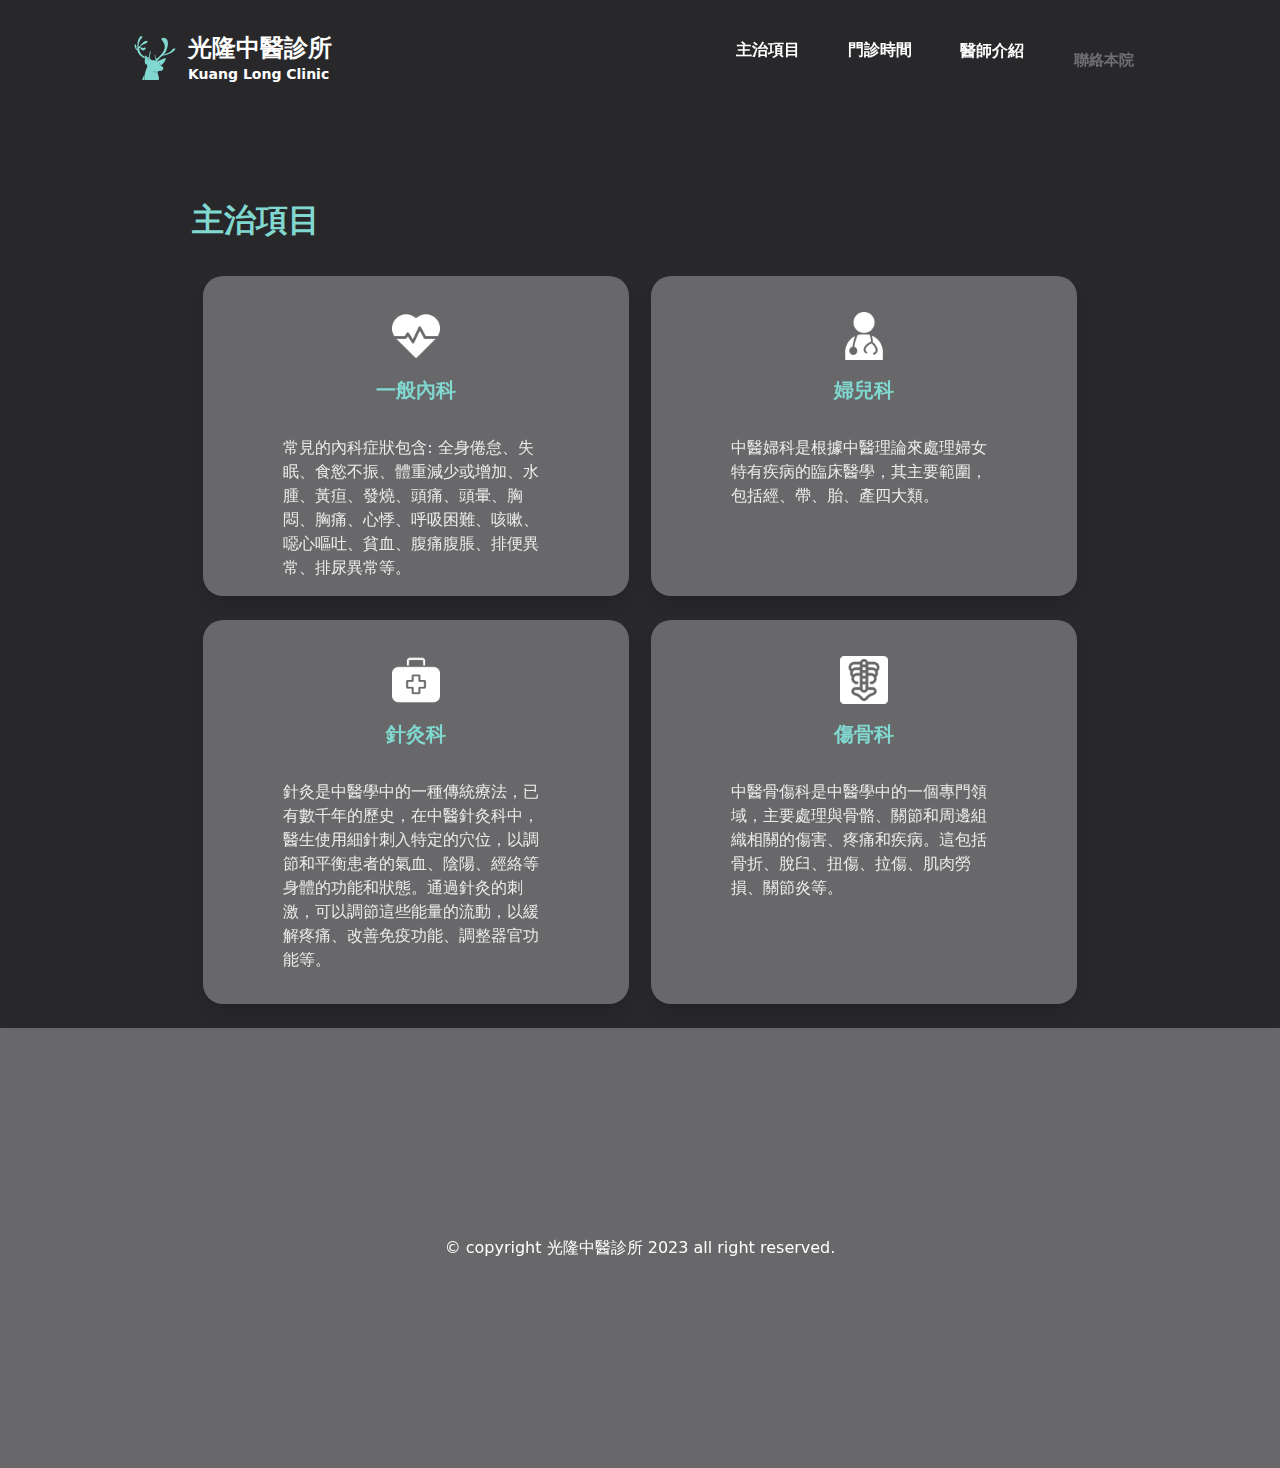
<file: services/index.html>
<!DOCTYPE html>
<html >
<head><meta charset="utf-8">
<meta name="viewport" content="width=device-width, initial-scale=1"><link rel="preload" as="fetch" crossorigin="anonymous" href="/services/_payload.json"><link rel="modulepreload" as="script" crossorigin href="/assets/entry.2b685aed.js"><link rel="modulepreload" as="script" crossorigin href="/assets/services.3fbb233b.js"><link rel="modulepreload" as="script" crossorigin href="/assets/Navbar.0c916011.js"><link rel="modulepreload" as="script" crossorigin href="/assets/nuxt-link.0709c65c.js"><link rel="modulepreload" as="script" crossorigin href="/assets/Services.67bf0ab5.js"><link rel="modulepreload" as="script" crossorigin href="/assets/MyFooter.67420a29.js"><link rel="prefetch" as="script" crossorigin href="/assets/error-404.fe998687.js"><link rel="prefetch" as="script" crossorigin href="/assets/error-500.a57d0f38.js"><link rel="prefetch" as="image" type="image/svg+xml" href="/assets/logo.0ea3eb47.svg"><link rel="prefetch" as="image" type="image/png" href="/assets/heart.f08dfe3e.png"><link rel="prefetch" as="image" type="image/png" href="/assets/doctor.23613969.png"><link rel="prefetch" as="image" type="image/png" href="/assets/med.04e110e3.png"><link rel="prefetch" as="image" type="image/png" href="/assets/skeleton.852c9421.png"><style>.service{overflow:hidden!important}</style><style>/*! tailwindcss v3.3.2 | MIT License | https://tailwindcss.com*/*,:after,:before{border:0 solid #e5e7eb;box-sizing:border-box}:after,:before{--tw-content:""}html{-webkit-text-size-adjust:100%;font-feature-settings:normal;font-family:ui-sans-serif,system-ui,-apple-system,BlinkMacSystemFont,Segoe UI,Roboto,Helvetica Neue,Arial,Noto Sans,sans-serif,Apple Color Emoji,Segoe UI Emoji,Segoe UI Symbol,Noto Color Emoji;font-variation-settings:normal;line-height:1.5;-moz-tab-size:4;-o-tab-size:4;tab-size:4}body{line-height:inherit;margin:0}hr{border-top-width:1px;color:inherit;height:0}abbr:where([title]){-webkit-text-decoration:underline dotted;text-decoration:underline dotted}h1,h2,h3,h4,h5,h6{font-size:inherit;font-weight:inherit}a{color:inherit;text-decoration:inherit}b,strong{font-weight:bolder}code,kbd,pre,samp{font-family:ui-monospace,SFMono-Regular,Menlo,Monaco,Consolas,Liberation Mono,Courier New,monospace;font-size:1em}small{font-size:80%}sub,sup{font-size:75%;line-height:0;position:relative;vertical-align:baseline}sub{bottom:-.25em}sup{top:-.5em}table{border-collapse:collapse;border-color:inherit;text-indent:0}button,input,optgroup,select,textarea{color:inherit;font-family:inherit;font-size:100%;font-weight:inherit;line-height:inherit;margin:0;padding:0}button,select{text-transform:none}[type=button],[type=reset],[type=submit],button{-webkit-appearance:button;background-color:transparent;background-image:none}:-moz-focusring{outline:auto}:-moz-ui-invalid{box-shadow:none}progress{vertical-align:baseline}::-webkit-inner-spin-button,::-webkit-outer-spin-button{height:auto}[type=search]{-webkit-appearance:textfield;outline-offset:-2px}::-webkit-search-decoration{-webkit-appearance:none}::-webkit-file-upload-button{-webkit-appearance:button;font:inherit}summary{display:list-item}blockquote,dd,dl,figure,h1,h2,h3,h4,h5,h6,hr,p,pre{margin:0}fieldset{margin:0}fieldset,legend{padding:0}menu,ol,ul{list-style:none;margin:0;padding:0}textarea{resize:vertical}input::-moz-placeholder,textarea::-moz-placeholder{color:#9ca3af;opacity:1}input::placeholder,textarea::placeholder{color:#9ca3af;opacity:1}[role=button],button{cursor:pointer}:disabled{cursor:default}audio,canvas,embed,iframe,img,object,svg,video{display:block;vertical-align:middle}img,video{height:auto;max-width:100%}[hidden]{display:none}*,:after,:before{--tw-border-spacing-x:0;--tw-border-spacing-y:0;--tw-translate-x:0;--tw-translate-y:0;--tw-rotate:0;--tw-skew-x:0;--tw-skew-y:0;--tw-scale-x:1;--tw-scale-y:1;--tw-pan-x: ;--tw-pan-y: ;--tw-pinch-zoom: ;--tw-scroll-snap-strictness:proximity;--tw-gradient-from-position: ;--tw-gradient-via-position: ;--tw-gradient-to-position: ;--tw-ordinal: ;--tw-slashed-zero: ;--tw-numeric-figure: ;--tw-numeric-spacing: ;--tw-numeric-fraction: ;--tw-ring-inset: ;--tw-ring-offset-width:0px;--tw-ring-offset-color:#fff;--tw-ring-color:rgba(59,130,246,.5);--tw-ring-offset-shadow:0 0 #0000;--tw-ring-shadow:0 0 #0000;--tw-shadow:0 0 #0000;--tw-shadow-colored:0 0 #0000;--tw-blur: ;--tw-brightness: ;--tw-contrast: ;--tw-grayscale: ;--tw-hue-rotate: ;--tw-invert: ;--tw-saturate: ;--tw-sepia: ;--tw-drop-shadow: ;--tw-backdrop-blur: ;--tw-backdrop-brightness: ;--tw-backdrop-contrast: ;--tw-backdrop-grayscale: ;--tw-backdrop-hue-rotate: ;--tw-backdrop-invert: ;--tw-backdrop-opacity: ;--tw-backdrop-saturate: ;--tw-backdrop-sepia: }::backdrop{--tw-border-spacing-x:0;--tw-border-spacing-y:0;--tw-translate-x:0;--tw-translate-y:0;--tw-rotate:0;--tw-skew-x:0;--tw-skew-y:0;--tw-scale-x:1;--tw-scale-y:1;--tw-pan-x: ;--tw-pan-y: ;--tw-pinch-zoom: ;--tw-scroll-snap-strictness:proximity;--tw-gradient-from-position: ;--tw-gradient-via-position: ;--tw-gradient-to-position: ;--tw-ordinal: ;--tw-slashed-zero: ;--tw-numeric-figure: ;--tw-numeric-spacing: ;--tw-numeric-fraction: ;--tw-ring-inset: ;--tw-ring-offset-width:0px;--tw-ring-offset-color:#fff;--tw-ring-color:rgba(59,130,246,.5);--tw-ring-offset-shadow:0 0 #0000;--tw-ring-shadow:0 0 #0000;--tw-shadow:0 0 #0000;--tw-shadow-colored:0 0 #0000;--tw-blur: ;--tw-brightness: ;--tw-contrast: ;--tw-grayscale: ;--tw-hue-rotate: ;--tw-invert: ;--tw-saturate: ;--tw-sepia: ;--tw-drop-shadow: ;--tw-backdrop-blur: ;--tw-backdrop-brightness: ;--tw-backdrop-contrast: ;--tw-backdrop-grayscale: ;--tw-backdrop-hue-rotate: ;--tw-backdrop-invert: ;--tw-backdrop-opacity: ;--tw-backdrop-saturate: ;--tw-backdrop-sepia: }.visible{visibility:visible}.static{position:static}.fixed{position:fixed}.absolute{position:absolute}.relative{position:relative}.-left-3{left:-.75rem}.-left-\[20vh\]{left:-20vh}.-right-10{right:-2.5rem}.left-0{left:0}.top-0{top:0}.top-\[130vh\]{top:130vh}.top-\[30vh\]{top:30vh}.top-\[70vh\]{top:70vh}.-z-10{z-index:-10}.-z-\[1\]{z-index:-1}.z-10{z-index:10}.z-30{z-index:30}.col-span-2{grid-column:span 2/span 2}.col-span-3{grid-column:span 3/span 3}.col-span-4{grid-column:span 4/span 4}.m-6{margin:1.5rem}.m-auto{margin:auto}.mx-1{margin-left:.25rem;margin-right:.25rem}.mx-2{margin-left:.5rem;margin-right:.5rem}.mx-auto{margin-left:auto;margin-right:auto}.my-1{margin-bottom:.25rem;margin-top:.25rem}.my-2{margin-bottom:.5rem;margin-top:.5rem}.my-4{margin-bottom:1rem;margin-top:1rem}.my-6{margin-bottom:1.5rem;margin-top:1.5rem}.my-8{margin-bottom:2rem;margin-top:2rem}.mb-0{margin-bottom:0}.mb-6{margin-bottom:1.5rem}.mb-8{margin-bottom:2rem}.ml-1{margin-left:.25rem}.mr-1{margin-right:.25rem}.mt-2{margin-top:.5rem}.mt-24{margin-top:6rem}.mt-32{margin-top:8rem}.mt-4{margin-top:1rem}.flex{display:flex}.grid{display:grid}.hidden{display:none}.h-11{height:2.75rem}.h-12{height:3rem}.h-14{height:3.5rem}.h-24{height:6rem}.h-32{height:8rem}.h-44{height:11rem}.h-6{height:1.5rem}.h-64{height:16rem}.h-80{height:20rem}.h-96{height:24rem}.h-\[170vh\]{height:170vh}.h-\[300vh\]{height:300vh}.h-\[50vh\]{height:50vh}.h-\[90px\]{height:90px}.h-\[90vh\]{height:90vh}.h-full{height:100%}.h-screen{height:100vh}.min-h-\[150vh\]{min-height:150vh}.min-h-screen{min-height:100vh}.w-11{width:2.75rem}.w-12{width:3rem}.w-14{width:3.5rem}.w-32{width:8rem}.w-6{width:1.5rem}.w-\[55vh\]{width:55vh}.w-\[80\%\]{width:80%}.w-\[85\%\]{width:85%}.w-\[90\%\]{width:90%}.w-\[95\%\]{width:95%}.w-full{width:100%}.w-screen{width:100vw}.min-w-\[70\%\]{min-width:70%}.max-w-\[80\%\]{max-width:80%}.max-w-\[85\%\]{max-width:85%}.max-w-\[90\%\]{max-width:90%}.max-w-\[95\%\]{max-width:95%}.flex-none{flex:none}.animate-\[bounce_10s_linear_infinite\]{animation:bounce 10s linear infinite}@keyframes bounce{0%,to{animation-timing-function:cubic-bezier(.8,0,1,1);transform:translateY(-25%)}50%{animation-timing-function:cubic-bezier(0,0,.2,1);transform:none}}.animate-\[bounce_15s_linear_infinite\]{animation:bounce 15s linear infinite}.grid-cols-1{grid-template-columns:repeat(1,minmax(0,1fr))}.grid-cols-10{grid-template-columns:repeat(10,minmax(0,1fr))}.grid-cols-3{grid-template-columns:repeat(3,minmax(0,1fr))}.grid-cols-4{grid-template-columns:repeat(4,minmax(0,1fr))}.items-center{align-items:center}.justify-end{justify-content:flex-end}.justify-center{justify-content:center}.justify-between{justify-content:space-between}.gap-1{gap:.25rem}.gap-12{gap:3rem}.gap-2{gap:.5rem}.gap-3{gap:.75rem}.gap-4{gap:1rem}.overflow-hidden{overflow:hidden}.overflow-x-hidden{overflow-x:hidden}.rounded-\[20px\]{border-radius:20px}.rounded-full{border-radius:9999px}.rounded-xl{border-radius:.75rem}.bg-\[\#28282B\]{--tw-bg-opacity:1;background-color:rgb(40 40 43/var(--tw-bg-opacity))}.bg-dark{--tw-bg-opacity:1;background-color:rgb(167 177 179/var(--tw-bg-opacity))}.bg-pink-500{--tw-bg-opacity:1;background-color:rgb(236 72 153/var(--tw-bg-opacity))}.bg-primary{--tw-bg-opacity:1;background-color:rgb(129 216 208/var(--tw-bg-opacity))}.bg-quaternary{--tw-bg-opacity:1;background-color:rgb(118 165 175/var(--tw-bg-opacity))}.bg-tertiary{--tw-bg-opacity:1;background-color:rgb(162 196 201/var(--tw-bg-opacity))}.bg-white\/20{background-color:hsla(0,0%,100%,.2)}.bg-white\/30{background-color:hsla(0,0%,100%,.3)}.bg-gradient-to-tr{background-image:linear-gradient(to top right,var(--tw-gradient-stops))}.from-\[\#28282B\]{--tw-gradient-from:#28282b var(--tw-gradient-from-position);--tw-gradient-to:rgba(40,40,43,0) var(--tw-gradient-to-position);--tw-gradient-stops:var(--tw-gradient-from),var(--tw-gradient-to)}.from-indigo-800{--tw-gradient-from:#3730a3 var(--tw-gradient-from-position);--tw-gradient-to:rgba(55,48,163,0) var(--tw-gradient-to-position);--tw-gradient-stops:var(--tw-gradient-from),var(--tw-gradient-to)}.via-purple-800{--tw-gradient-to:rgba(107,33,168,0) var(--tw-gradient-to-position);--tw-gradient-stops:var(--tw-gradient-from),#6b21a8 var(--tw-gradient-via-position),var(--tw-gradient-to)}.to-\[\#36363b\]{--tw-gradient-to:#36363b var(--tw-gradient-to-position)}.to-pink-600{--tw-gradient-to:#db2777 var(--tw-gradient-to-position)}.object-cover{-o-object-fit:cover;object-fit:cover}.p-1{padding:.25rem}.p-2{padding:.5rem}.p-2\.5{padding:.625rem}.p-32{padding:8rem}.p-4{padding:1rem}.p-8{padding:2rem}.px-1{padding-left:.25rem;padding-right:.25rem}.px-12{padding-left:3rem;padding-right:3rem}.px-4{padding-left:1rem;padding-right:1rem}.px-6{padding-left:1.5rem;padding-right:1.5rem}.px-8{padding-left:2rem;padding-right:2rem}.px-\[10\%\]{padding-left:10%;padding-right:10%}.py-0{padding-bottom:0;padding-top:0}.py-1{padding-bottom:.25rem;padding-top:.25rem}.py-12{padding-bottom:3rem;padding-top:3rem}.py-2{padding-bottom:.5rem;padding-top:.5rem}.py-24{padding-bottom:6rem;padding-top:6rem}.py-4{padding-bottom:1rem;padding-top:1rem}.py-52{padding-bottom:13rem;padding-top:13rem}.py-6{padding-bottom:1.5rem;padding-top:1.5rem}.py-8{padding-bottom:2rem;padding-top:2rem}.pb-3{padding-bottom:.75rem}.pb-8{padding-bottom:2rem}.pl-4{padding-left:1rem}.pt-12{padding-top:3rem}.pt-2{padding-top:.5rem}.pt-20{padding-top:5rem}.pt-24{padding-top:6rem}.pt-4{padding-top:1rem}.pt-8{padding-top:2rem}.text-left{text-align:left}.text-center{text-align:center}.text-2xl{font-size:1.5rem;line-height:2rem}.text-3xl{font-size:1.875rem;line-height:2.25rem}.text-5xl{font-size:3rem;line-height:1}.text-\[1\.6rem\]{font-size:1.6rem}.text-\[18px\]{font-size:18px}.text-lg{font-size:1.125rem;line-height:1.75rem}.text-sm{font-size:.875rem;line-height:1.25rem}.text-xl{font-size:1.25rem;line-height:1.75rem}.font-bold{font-weight:700}.font-normal{font-weight:400}.font-semibold{font-weight:600}.leading-10{line-height:2.5rem}.text-\[\#ebebeb\]{--tw-text-opacity:1;color:rgb(235 235 235/var(--tw-text-opacity))}.text-gray-100{--tw-text-opacity:1;color:rgb(243 244 246/var(--tw-text-opacity))}.text-gray-200{--tw-text-opacity:1;color:rgb(229 231 235/var(--tw-text-opacity))}.text-primary{--tw-text-opacity:1;color:rgb(129 216 208/var(--tw-text-opacity))}.text-white{--tw-text-opacity:1;color:rgb(255 255 255/var(--tw-text-opacity))}.opacity-50{opacity:.5}.opacity-70{opacity:.7}.shadow{--tw-shadow:0 1px 3px 0 rgba(0,0,0,.1),0 1px 2px -1px rgba(0,0,0,.1);--tw-shadow-colored:0 1px 3px 0 var(--tw-shadow-color),0 1px 2px -1px var(--tw-shadow-color)}.shadow,.shadow-lg{box-shadow:var(--tw-ring-offset-shadow,0 0 #0000),var(--tw-ring-shadow,0 0 #0000),var(--tw-shadow)}.shadow-lg{--tw-shadow:0 10px 15px -3px rgba(0,0,0,.1),0 4px 6px -4px rgba(0,0,0,.1);--tw-shadow-colored:0 10px 15px -3px var(--tw-shadow-color),0 4px 6px -4px var(--tw-shadow-color)}.shadow-sm{--tw-shadow:0 1px 2px 0 rgba(0,0,0,.05);--tw-shadow-colored:0 1px 2px 0 var(--tw-shadow-color);box-shadow:var(--tw-ring-offset-shadow,0 0 #0000),var(--tw-ring-shadow,0 0 #0000),var(--tw-shadow)}.backdrop-blur-sm{--tw-backdrop-blur:blur(4px);-webkit-backdrop-filter:var(--tw-backdrop-blur) var(--tw-backdrop-brightness) var(--tw-backdrop-contrast) var(--tw-backdrop-grayscale) var(--tw-backdrop-hue-rotate) var(--tw-backdrop-invert) var(--tw-backdrop-opacity) var(--tw-backdrop-saturate) var(--tw-backdrop-sepia);backdrop-filter:var(--tw-backdrop-blur) var(--tw-backdrop-brightness) var(--tw-backdrop-contrast) var(--tw-backdrop-grayscale) var(--tw-backdrop-hue-rotate) var(--tw-backdrop-invert) var(--tw-backdrop-opacity) var(--tw-backdrop-saturate) var(--tw-backdrop-sepia)}.transition{transition-duration:.15s;transition-property:color,background-color,border-color,text-decoration-color,fill,stroke,opacity,box-shadow,transform,filter,-webkit-backdrop-filter;transition-property:color,background-color,border-color,text-decoration-color,fill,stroke,opacity,box-shadow,transform,filter,backdrop-filter;transition-property:color,background-color,border-color,text-decoration-color,fill,stroke,opacity,box-shadow,transform,filter,backdrop-filter,-webkit-backdrop-filter;transition-timing-function:cubic-bezier(.4,0,.2,1)}.delay-100{transition-delay:.1s}.delay-150{transition-delay:.15s}.duration-200{transition-duration:.2s}.duration-500{transition-duration:.5s}.ease-in-out{transition-timing-function:cubic-bezier(.4,0,.2,1)}*{-webkit-tap-highlight-color:transparent;-webkit-touch-callout:none;-webkit-user-select:none;-moz-user-select:none;user-select:none}:focus{outline:none!important}html{background-color:#28282b}.wait-menu{animation:waiting .5s}.menu{background-color:#fff;height:2px;transition:.5s;width:18px}.openBottom{transform:rotate(-45deg) scaleX(1.3) translate(-3px,3px)}.openTop{transform:rotate(45deg) scaleX(1.3) translate(3px,5px)}.scrollbar-hide::-webkit-scrollbar{display:none}.scrollbar-hide{-ms-overflow-style:none;scrollbar-width:none}html{overflow:scroll;overflow-x:hidden}::-webkit-scrollbar{background:transparent;width:0}::-webkit-scrollbar-thumb{background:red}.hover\:scale-105:hover{--tw-scale-x:1.05;--tw-scale-y:1.05;transform:translate(var(--tw-translate-x),var(--tw-translate-y)) rotate(var(--tw-rotate)) skewX(var(--tw-skew-x)) skewY(var(--tw-skew-y)) scaleX(var(--tw-scale-x)) scaleY(var(--tw-scale-y))}.hover\:bg-pink-700:hover{--tw-bg-opacity:1;background-color:rgb(190 24 93/var(--tw-bg-opacity))}.hover\:bg-secondary:hover{--tw-bg-opacity:1;background-color:rgb(10 186 181/var(--tw-bg-opacity))}.hover\:text-indigo-100:hover{--tw-text-opacity:1;color:rgb(224 231 255/var(--tw-text-opacity))}.hover\:opacity-50:hover{opacity:.5}.hover\:opacity-70:hover{opacity:.7}.hover\:opacity-90:hover{opacity:.9}.hover\:shadow-2xl:hover{--tw-shadow:0 25px 50px -12px rgba(0,0,0,.25);--tw-shadow-colored:0 25px 50px -12px var(--tw-shadow-color);box-shadow:var(--tw-ring-offset-shadow,0 0 #0000),var(--tw-ring-shadow,0 0 #0000),var(--tw-shadow)}.hover\:brightness-110:hover{--tw-brightness:brightness(1.1);filter:var(--tw-blur) var(--tw-brightness) var(--tw-contrast) var(--tw-grayscale) var(--tw-hue-rotate) var(--tw-invert) var(--tw-saturate) var(--tw-sepia) var(--tw-drop-shadow)}.focus\:bg-white\/20:focus{background-color:hsla(0,0%,100%,.2)}@media (min-width:768px){.md\:-left-\[20vw\]{left:-20vw}.md\:top-2\/3{top:66.666667%}.md\:top-\[40vh\]{top:40vh}.md\:col-span-2{grid-column:span 2/span 2}.md\:col-span-3{grid-column:span 3/span 3}.md\:m-0{margin:0}.md\:block{display:block}.md\:flex{display:flex}.md\:grid{display:grid}.md\:hidden{display:none}.md\:h-52{height:13rem}.md\:h-80{height:20rem}.md\:h-\[160vh\]{height:160vh}.md\:h-\[200vh\]{height:200vh}.md\:h-\[45vw\]{height:45vw}.md\:h-\[50vw\]{height:50vw}.md\:h-screen{height:100vh}.md\:w-\[50vw\]{width:50vw}.md\:w-\[57vw\]{width:57vw}.md\:w-\[80\%\]{width:80%}.md\:max-w-\[70\%\]{max-width:70%}.md\:grid-cols-2{grid-template-columns:repeat(2,minmax(0,1fr))}.md\:grid-cols-3{grid-template-columns:repeat(3,minmax(0,1fr))}.md\:grid-cols-4{grid-template-columns:repeat(4,minmax(0,1fr))}.md\:grid-cols-5{grid-template-columns:repeat(5,minmax(0,1fr))}.md\:justify-start{justify-content:flex-start}.md\:px-12{padding-left:3rem;padding-right:3rem}.md\:py-24{padding-bottom:6rem;padding-top:6rem}.md\:py-8{padding-bottom:2rem;padding-top:2rem}.md\:pt-0{padding-top:0}.md\:text-2xl{font-size:1.5rem;line-height:2rem}.md\:text-3xl{font-size:1.875rem;line-height:2.25rem}.md\:text-\[2rem\]{font-size:2rem}}</style></head>
<body ><div id="__nuxt"><!--[--><div class="service"><div class="-z-10 min-h-screen w-full bg-[#28282B]"><div class="pt-20 md:pt-0"><div class="h-screen md:h-screen absolute left-0 top-0 -z-10 w-full bg-[#28282B]"></div><div class="m-auto hidden max-w-[80%] justify-between py-4 text-white md:flex"><a href="/" class=""><div class="flex gap-2 pt-4 transition delay-100 ease-in-out hover:opacity-70"><div class="p-1"><img class="h-11 w-11" src="/assets/logo.0ea3eb47.svg" alt></div><div><h1 class="text-2xl font-bold text-white">光隆中醫診所</h1><h2 class="text-sm font-bold">Kuang Long Clinic</h2></div></div></a><div class="flex min-w-[70%] justify-end gap-4"><button class="col-span-4 p-2.5 px-4 py-4 font-semibold text-white hover:text-indigo-100"><a href="#second">主治項目</a></button><button class="col-span-4 p-2.5 px-4 py-4 font-semibold text-white hover:text-indigo-100"><a href="#third">門診時間</a></button><button class="col-span-4 p-2.5 px-4 py-4 font-semibold text-white hover:text-indigo-100"><a href="#fourth">醫師介紹</a></button><button class="col-span-4 p-2.5 px-4 py-4 font-semibold text-white hover:text-indigo-100"><a href="#fifth">聯絡本院</a></button></div></div><div class="fixed top-0 z-30 flex h-24 w-full justify-between bg-[#28282B] p-4 shadow-sm md:hidden"><a href="/" class=""><div class="flex gap-2 p-2 hover:opacity-50"><div class="p-1 opacity-70"><img class="h-11 w-11" src="/assets/logo.0ea3eb47.svg" alt></div><div><h1 class="text-2xl font-bold text-white">光隆中醫診所</h1><h2 class="text-sm font-bold text-white opacity-70"> Kuang Long Clinic </h2></div></div></a><button class="flex items-center gap-3 text-white"><div class="h-12 w-12 flex-none items-center rounded-full bg-white/30 pt-4 shadow backdrop-blur-sm"><div class="menu m-auto"></div><div class="menu mx-auto my-1"></div><div class="menu m-auto"></div></div></button></div><!----></div><div><div class="m-auto w-full max-w-[80%] pb-8 pt-24 md:max-w-[70%]"><h2 class="text-[1.6rem] font-bold text-primary md:text-[2rem]"> 主治項目 </h2></div><div class="m-auto grid w-full max-w-[85%] grid-cols-1 text-white md:max-w-[70%] md:grid-cols-2"><div class="tranition m-auto mb-6 h-80 w-[95%] overflow-hidden rounded-[20px] bg-white/30 p-8 text-center shadow-lg backdrop-blur-sm duration-200 ease-in-out hover:scale-105 hover:opacity-90 hover:shadow-2xl"><div class="flex w-full justify-center pb-3"><img src="/assets/heart.f08dfe3e.png" class="h-14 w-14 p-1"></div><h2 class="text-xl font-bold text-primary">一般內科</h2><div class="py-4 text-left text-[#ebebeb] md:px-12 md:py-8"><h3> 常見的內科症狀包含: 全身倦怠、失眠、食慾不振、體重減少或增加、水腫、黃疸、發燒、頭痛、頭暈、胸悶、胸痛、心悸、呼吸困難、咳嗽、噁心嘔吐、貧血、腹痛腹脹、排便異常、排尿異常等。 </h3></div></div><div class="tranition m-auto mb-6 h-80 w-[95%] overflow-hidden rounded-[20px] bg-white/30 p-8 text-center shadow-lg backdrop-blur-sm duration-200 ease-in-out hover:scale-105 hover:opacity-90 hover:shadow-2xl"><div class="flex w-full justify-center pb-3"><img src="/assets/doctor.23613969.png" class="h-14 w-14 p-1"></div><h2 class="text-xl font-bold text-primary">婦兒科</h2><div class="py-4 text-left text-[#ebebeb] md:px-12 md:py-8"><h3> 中醫婦科是根據中醫理論來處理婦女特有疾病的臨床醫學，其主要範圍，包括經、帶、胎、產四大類。 </h3></div></div><div class="tranition m-auto mb-6 h-96 w-[95%] overflow-hidden rounded-[20px] bg-white/30 p-8 text-center shadow-lg backdrop-blur-sm duration-200 ease-in-out hover:scale-105 hover:opacity-90 hover:shadow-2xl"><div class="flex w-full justify-center pb-3"><img src="/assets/med.04e110e3.png" class="h-14 w-14 p-1"></div><h2 class="text-xl font-bold text-primary">針灸科</h2><div class="py-4 text-left text-[#ebebeb] md:px-12 md:py-8"><h3> 針灸是中醫學中的一種傳統療法，已有數千年的歷史，在中醫針灸科中，醫生使用細針刺入特定的穴位，以調節和平衡患者的氣血、陰陽、經絡等身體的功能和狀態。通過針灸的刺激，可以調節這些能量的流動，以緩解疼痛、改善免疫功能、調整器官功能等。 </h3></div></div><div class="tranition m-auto mb-6 h-96 w-[95%] overflow-hidden rounded-[20px] bg-white/30 p-8 text-center shadow-lg backdrop-blur-sm duration-200 ease-in-out hover:scale-105 hover:opacity-90 hover:shadow-2xl"><div class="flex w-full justify-center pb-3"><img src="/assets/skeleton.852c9421.png" class="h-14 w-14 p-1"></div><h2 class="text-xl font-bold text-primary">傷骨科</h2><div class="py-4 text-left text-[#ebebeb] md:px-12 md:py-8"><h3> 中醫骨傷科是中醫學中的一個專門領域，主要處理與骨骼、關節和周邊組織相關的傷害、疼痛和疾病。這包括骨折、脫臼、扭傷、拉傷、肌肉勞損、關節炎等。 </h3></div></div></div></div><div class="min-h-64 mb-0 bg-white/30 px-[10%] py-52 text-center text-white shadow-lg backdrop-blur-sm"><h3>© copyright 光隆中醫診所 2023 all right reserved.</h3></div></div></div><!--]--></div><script type="application/json" id="__NUXT_DATA__" data-ssr="true" data-src="/services/_payload.json">[{"state":1,"_errors":3,"serverRendered":5,"path":6,"prerenderedAt":7},["Reactive",2],{},["Reactive",4],{},true,"/services",1694599235165]</script><script>window.__NUXT__={};window.__NUXT__.config={public:{motion:{directives:{"pop-bottom":{initial:{scale:0,opacity:0,y:100},visible:{scale:1,opacity:1,y:0}}}}},app:{baseURL:"/",buildAssetsDir:"assets",cdnURL:""}}</script><script type="module" src="/assets/entry.2b685aed.js" crossorigin></script></body>
</html>
</file>
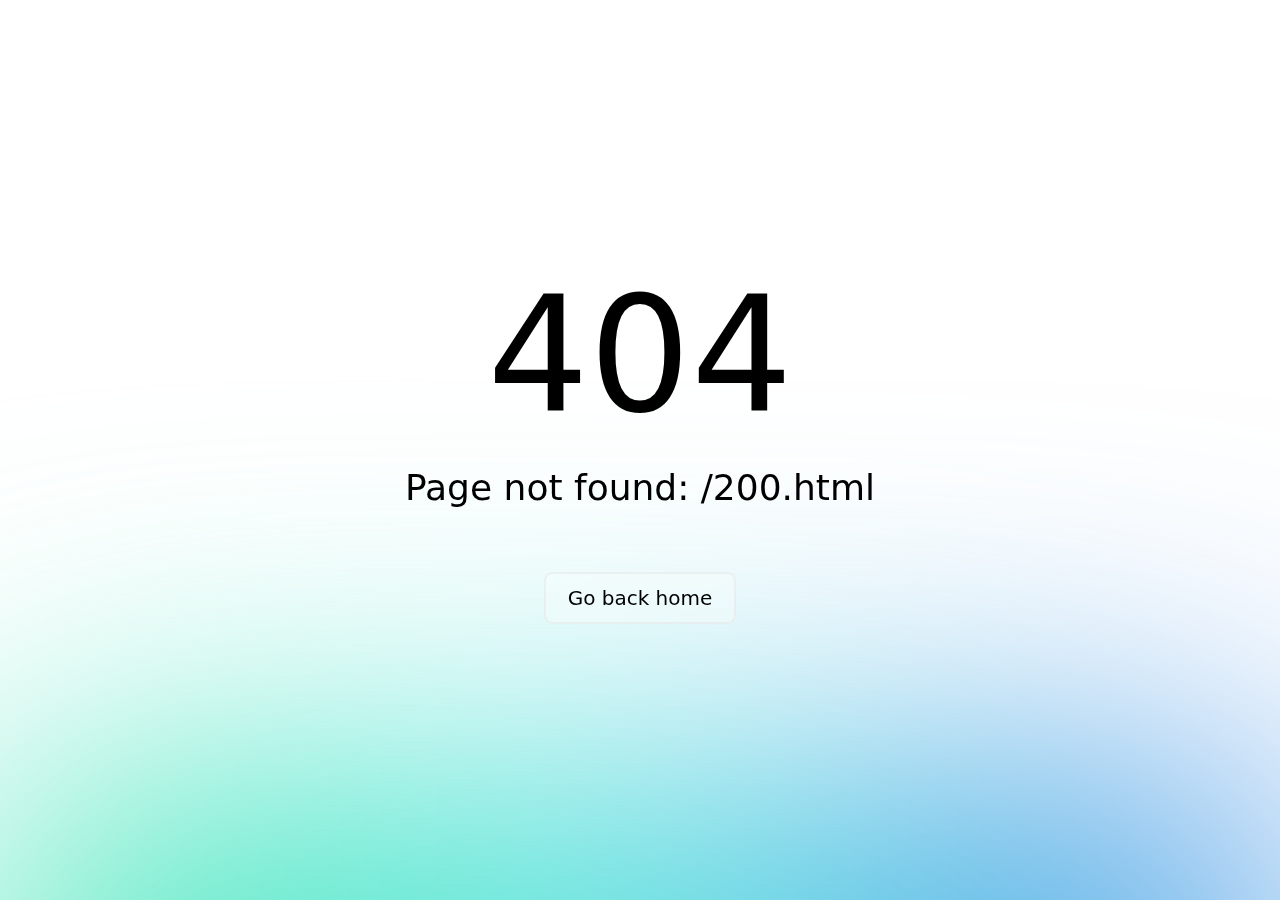
<file: 200.html>
<!DOCTYPE html>
<html >
<head><meta charset="utf-8">
<meta name="viewport" content="width=device-width, initial-scale=1"><link rel="modulepreload" as="script" crossorigin href="/assets/entry.2b685aed.js"><link rel="prefetch" as="script" crossorigin href="/assets/error-404.fe998687.js"><link rel="prefetch" as="script" crossorigin href="/assets/nuxt-link.0709c65c.js"><link rel="prefetch" as="script" crossorigin href="/assets/error-500.a57d0f38.js"><style>/*! tailwindcss v3.3.2 | MIT License | https://tailwindcss.com*/*,:after,:before{border:0 solid #e5e7eb;box-sizing:border-box}:after,:before{--tw-content:""}html{-webkit-text-size-adjust:100%;font-feature-settings:normal;font-family:ui-sans-serif,system-ui,-apple-system,BlinkMacSystemFont,Segoe UI,Roboto,Helvetica Neue,Arial,Noto Sans,sans-serif,Apple Color Emoji,Segoe UI Emoji,Segoe UI Symbol,Noto Color Emoji;font-variation-settings:normal;line-height:1.5;-moz-tab-size:4;-o-tab-size:4;tab-size:4}body{line-height:inherit;margin:0}hr{border-top-width:1px;color:inherit;height:0}abbr:where([title]){-webkit-text-decoration:underline dotted;text-decoration:underline dotted}h1,h2,h3,h4,h5,h6{font-size:inherit;font-weight:inherit}a{color:inherit;text-decoration:inherit}b,strong{font-weight:bolder}code,kbd,pre,samp{font-family:ui-monospace,SFMono-Regular,Menlo,Monaco,Consolas,Liberation Mono,Courier New,monospace;font-size:1em}small{font-size:80%}sub,sup{font-size:75%;line-height:0;position:relative;vertical-align:baseline}sub{bottom:-.25em}sup{top:-.5em}table{border-collapse:collapse;border-color:inherit;text-indent:0}button,input,optgroup,select,textarea{color:inherit;font-family:inherit;font-size:100%;font-weight:inherit;line-height:inherit;margin:0;padding:0}button,select{text-transform:none}[type=button],[type=reset],[type=submit],button{-webkit-appearance:button;background-color:transparent;background-image:none}:-moz-focusring{outline:auto}:-moz-ui-invalid{box-shadow:none}progress{vertical-align:baseline}::-webkit-inner-spin-button,::-webkit-outer-spin-button{height:auto}[type=search]{-webkit-appearance:textfield;outline-offset:-2px}::-webkit-search-decoration{-webkit-appearance:none}::-webkit-file-upload-button{-webkit-appearance:button;font:inherit}summary{display:list-item}blockquote,dd,dl,figure,h1,h2,h3,h4,h5,h6,hr,p,pre{margin:0}fieldset{margin:0}fieldset,legend{padding:0}menu,ol,ul{list-style:none;margin:0;padding:0}textarea{resize:vertical}input::-moz-placeholder,textarea::-moz-placeholder{color:#9ca3af;opacity:1}input::placeholder,textarea::placeholder{color:#9ca3af;opacity:1}[role=button],button{cursor:pointer}:disabled{cursor:default}audio,canvas,embed,iframe,img,object,svg,video{display:block;vertical-align:middle}img,video{height:auto;max-width:100%}[hidden]{display:none}*,:after,:before{--tw-border-spacing-x:0;--tw-border-spacing-y:0;--tw-translate-x:0;--tw-translate-y:0;--tw-rotate:0;--tw-skew-x:0;--tw-skew-y:0;--tw-scale-x:1;--tw-scale-y:1;--tw-pan-x: ;--tw-pan-y: ;--tw-pinch-zoom: ;--tw-scroll-snap-strictness:proximity;--tw-gradient-from-position: ;--tw-gradient-via-position: ;--tw-gradient-to-position: ;--tw-ordinal: ;--tw-slashed-zero: ;--tw-numeric-figure: ;--tw-numeric-spacing: ;--tw-numeric-fraction: ;--tw-ring-inset: ;--tw-ring-offset-width:0px;--tw-ring-offset-color:#fff;--tw-ring-color:rgba(59,130,246,.5);--tw-ring-offset-shadow:0 0 #0000;--tw-ring-shadow:0 0 #0000;--tw-shadow:0 0 #0000;--tw-shadow-colored:0 0 #0000;--tw-blur: ;--tw-brightness: ;--tw-contrast: ;--tw-grayscale: ;--tw-hue-rotate: ;--tw-invert: ;--tw-saturate: ;--tw-sepia: ;--tw-drop-shadow: ;--tw-backdrop-blur: ;--tw-backdrop-brightness: ;--tw-backdrop-contrast: ;--tw-backdrop-grayscale: ;--tw-backdrop-hue-rotate: ;--tw-backdrop-invert: ;--tw-backdrop-opacity: ;--tw-backdrop-saturate: ;--tw-backdrop-sepia: }::backdrop{--tw-border-spacing-x:0;--tw-border-spacing-y:0;--tw-translate-x:0;--tw-translate-y:0;--tw-rotate:0;--tw-skew-x:0;--tw-skew-y:0;--tw-scale-x:1;--tw-scale-y:1;--tw-pan-x: ;--tw-pan-y: ;--tw-pinch-zoom: ;--tw-scroll-snap-strictness:proximity;--tw-gradient-from-position: ;--tw-gradient-via-position: ;--tw-gradient-to-position: ;--tw-ordinal: ;--tw-slashed-zero: ;--tw-numeric-figure: ;--tw-numeric-spacing: ;--tw-numeric-fraction: ;--tw-ring-inset: ;--tw-ring-offset-width:0px;--tw-ring-offset-color:#fff;--tw-ring-color:rgba(59,130,246,.5);--tw-ring-offset-shadow:0 0 #0000;--tw-ring-shadow:0 0 #0000;--tw-shadow:0 0 #0000;--tw-shadow-colored:0 0 #0000;--tw-blur: ;--tw-brightness: ;--tw-contrast: ;--tw-grayscale: ;--tw-hue-rotate: ;--tw-invert: ;--tw-saturate: ;--tw-sepia: ;--tw-drop-shadow: ;--tw-backdrop-blur: ;--tw-backdrop-brightness: ;--tw-backdrop-contrast: ;--tw-backdrop-grayscale: ;--tw-backdrop-hue-rotate: ;--tw-backdrop-invert: ;--tw-backdrop-opacity: ;--tw-backdrop-saturate: ;--tw-backdrop-sepia: }.visible{visibility:visible}.static{position:static}.fixed{position:fixed}.absolute{position:absolute}.relative{position:relative}.-left-3{left:-.75rem}.-left-\[20vh\]{left:-20vh}.-right-10{right:-2.5rem}.left-0{left:0}.top-0{top:0}.top-\[130vh\]{top:130vh}.top-\[30vh\]{top:30vh}.top-\[70vh\]{top:70vh}.-z-10{z-index:-10}.-z-\[1\]{z-index:-1}.z-10{z-index:10}.z-30{z-index:30}.col-span-2{grid-column:span 2/span 2}.col-span-3{grid-column:span 3/span 3}.col-span-4{grid-column:span 4/span 4}.m-6{margin:1.5rem}.m-auto{margin:auto}.mx-1{margin-left:.25rem;margin-right:.25rem}.mx-2{margin-left:.5rem;margin-right:.5rem}.mx-auto{margin-left:auto;margin-right:auto}.my-1{margin-bottom:.25rem;margin-top:.25rem}.my-2{margin-bottom:.5rem;margin-top:.5rem}.my-4{margin-bottom:1rem;margin-top:1rem}.my-6{margin-bottom:1.5rem;margin-top:1.5rem}.my-8{margin-bottom:2rem;margin-top:2rem}.mb-0{margin-bottom:0}.mb-6{margin-bottom:1.5rem}.mb-8{margin-bottom:2rem}.ml-1{margin-left:.25rem}.mr-1{margin-right:.25rem}.mt-2{margin-top:.5rem}.mt-24{margin-top:6rem}.mt-32{margin-top:8rem}.mt-4{margin-top:1rem}.flex{display:flex}.grid{display:grid}.hidden{display:none}.h-11{height:2.75rem}.h-12{height:3rem}.h-14{height:3.5rem}.h-24{height:6rem}.h-32{height:8rem}.h-44{height:11rem}.h-6{height:1.5rem}.h-64{height:16rem}.h-80{height:20rem}.h-96{height:24rem}.h-\[170vh\]{height:170vh}.h-\[300vh\]{height:300vh}.h-\[50vh\]{height:50vh}.h-\[90px\]{height:90px}.h-\[90vh\]{height:90vh}.h-full{height:100%}.h-screen{height:100vh}.min-h-\[150vh\]{min-height:150vh}.min-h-screen{min-height:100vh}.w-11{width:2.75rem}.w-12{width:3rem}.w-14{width:3.5rem}.w-32{width:8rem}.w-6{width:1.5rem}.w-\[55vh\]{width:55vh}.w-\[80\%\]{width:80%}.w-\[85\%\]{width:85%}.w-\[90\%\]{width:90%}.w-\[95\%\]{width:95%}.w-full{width:100%}.w-screen{width:100vw}.min-w-\[70\%\]{min-width:70%}.max-w-\[80\%\]{max-width:80%}.max-w-\[85\%\]{max-width:85%}.max-w-\[90\%\]{max-width:90%}.max-w-\[95\%\]{max-width:95%}.flex-none{flex:none}.animate-\[bounce_10s_linear_infinite\]{animation:bounce 10s linear infinite}@keyframes bounce{0%,to{animation-timing-function:cubic-bezier(.8,0,1,1);transform:translateY(-25%)}50%{animation-timing-function:cubic-bezier(0,0,.2,1);transform:none}}.animate-\[bounce_15s_linear_infinite\]{animation:bounce 15s linear infinite}.grid-cols-1{grid-template-columns:repeat(1,minmax(0,1fr))}.grid-cols-10{grid-template-columns:repeat(10,minmax(0,1fr))}.grid-cols-3{grid-template-columns:repeat(3,minmax(0,1fr))}.grid-cols-4{grid-template-columns:repeat(4,minmax(0,1fr))}.items-center{align-items:center}.justify-end{justify-content:flex-end}.justify-center{justify-content:center}.justify-between{justify-content:space-between}.gap-1{gap:.25rem}.gap-12{gap:3rem}.gap-2{gap:.5rem}.gap-3{gap:.75rem}.gap-4{gap:1rem}.overflow-hidden{overflow:hidden}.overflow-x-hidden{overflow-x:hidden}.rounded-\[20px\]{border-radius:20px}.rounded-full{border-radius:9999px}.rounded-xl{border-radius:.75rem}.bg-\[\#28282B\]{--tw-bg-opacity:1;background-color:rgb(40 40 43/var(--tw-bg-opacity))}.bg-dark{--tw-bg-opacity:1;background-color:rgb(167 177 179/var(--tw-bg-opacity))}.bg-pink-500{--tw-bg-opacity:1;background-color:rgb(236 72 153/var(--tw-bg-opacity))}.bg-primary{--tw-bg-opacity:1;background-color:rgb(129 216 208/var(--tw-bg-opacity))}.bg-quaternary{--tw-bg-opacity:1;background-color:rgb(118 165 175/var(--tw-bg-opacity))}.bg-tertiary{--tw-bg-opacity:1;background-color:rgb(162 196 201/var(--tw-bg-opacity))}.bg-white\/20{background-color:hsla(0,0%,100%,.2)}.bg-white\/30{background-color:hsla(0,0%,100%,.3)}.bg-gradient-to-tr{background-image:linear-gradient(to top right,var(--tw-gradient-stops))}.from-\[\#28282B\]{--tw-gradient-from:#28282b var(--tw-gradient-from-position);--tw-gradient-to:rgba(40,40,43,0) var(--tw-gradient-to-position);--tw-gradient-stops:var(--tw-gradient-from),var(--tw-gradient-to)}.from-indigo-800{--tw-gradient-from:#3730a3 var(--tw-gradient-from-position);--tw-gradient-to:rgba(55,48,163,0) var(--tw-gradient-to-position);--tw-gradient-stops:var(--tw-gradient-from),var(--tw-gradient-to)}.via-purple-800{--tw-gradient-to:rgba(107,33,168,0) var(--tw-gradient-to-position);--tw-gradient-stops:var(--tw-gradient-from),#6b21a8 var(--tw-gradient-via-position),var(--tw-gradient-to)}.to-\[\#36363b\]{--tw-gradient-to:#36363b var(--tw-gradient-to-position)}.to-pink-600{--tw-gradient-to:#db2777 var(--tw-gradient-to-position)}.object-cover{-o-object-fit:cover;object-fit:cover}.p-1{padding:.25rem}.p-2{padding:.5rem}.p-2\.5{padding:.625rem}.p-32{padding:8rem}.p-4{padding:1rem}.p-8{padding:2rem}.px-1{padding-left:.25rem;padding-right:.25rem}.px-12{padding-left:3rem;padding-right:3rem}.px-4{padding-left:1rem;padding-right:1rem}.px-6{padding-left:1.5rem;padding-right:1.5rem}.px-8{padding-left:2rem;padding-right:2rem}.px-\[10\%\]{padding-left:10%;padding-right:10%}.py-0{padding-bottom:0;padding-top:0}.py-1{padding-bottom:.25rem;padding-top:.25rem}.py-12{padding-bottom:3rem;padding-top:3rem}.py-2{padding-bottom:.5rem;padding-top:.5rem}.py-24{padding-bottom:6rem;padding-top:6rem}.py-4{padding-bottom:1rem;padding-top:1rem}.py-52{padding-bottom:13rem;padding-top:13rem}.py-6{padding-bottom:1.5rem;padding-top:1.5rem}.py-8{padding-bottom:2rem;padding-top:2rem}.pb-3{padding-bottom:.75rem}.pb-8{padding-bottom:2rem}.pl-4{padding-left:1rem}.pt-12{padding-top:3rem}.pt-2{padding-top:.5rem}.pt-20{padding-top:5rem}.pt-24{padding-top:6rem}.pt-4{padding-top:1rem}.pt-8{padding-top:2rem}.text-left{text-align:left}.text-center{text-align:center}.text-2xl{font-size:1.5rem;line-height:2rem}.text-3xl{font-size:1.875rem;line-height:2.25rem}.text-5xl{font-size:3rem;line-height:1}.text-\[1\.6rem\]{font-size:1.6rem}.text-\[18px\]{font-size:18px}.text-lg{font-size:1.125rem;line-height:1.75rem}.text-sm{font-size:.875rem;line-height:1.25rem}.text-xl{font-size:1.25rem;line-height:1.75rem}.font-bold{font-weight:700}.font-normal{font-weight:400}.font-semibold{font-weight:600}.leading-10{line-height:2.5rem}.text-\[\#ebebeb\]{--tw-text-opacity:1;color:rgb(235 235 235/var(--tw-text-opacity))}.text-gray-100{--tw-text-opacity:1;color:rgb(243 244 246/var(--tw-text-opacity))}.text-gray-200{--tw-text-opacity:1;color:rgb(229 231 235/var(--tw-text-opacity))}.text-primary{--tw-text-opacity:1;color:rgb(129 216 208/var(--tw-text-opacity))}.text-white{--tw-text-opacity:1;color:rgb(255 255 255/var(--tw-text-opacity))}.opacity-50{opacity:.5}.opacity-70{opacity:.7}.shadow{--tw-shadow:0 1px 3px 0 rgba(0,0,0,.1),0 1px 2px -1px rgba(0,0,0,.1);--tw-shadow-colored:0 1px 3px 0 var(--tw-shadow-color),0 1px 2px -1px var(--tw-shadow-color)}.shadow,.shadow-lg{box-shadow:var(--tw-ring-offset-shadow,0 0 #0000),var(--tw-ring-shadow,0 0 #0000),var(--tw-shadow)}.shadow-lg{--tw-shadow:0 10px 15px -3px rgba(0,0,0,.1),0 4px 6px -4px rgba(0,0,0,.1);--tw-shadow-colored:0 10px 15px -3px var(--tw-shadow-color),0 4px 6px -4px var(--tw-shadow-color)}.shadow-sm{--tw-shadow:0 1px 2px 0 rgba(0,0,0,.05);--tw-shadow-colored:0 1px 2px 0 var(--tw-shadow-color);box-shadow:var(--tw-ring-offset-shadow,0 0 #0000),var(--tw-ring-shadow,0 0 #0000),var(--tw-shadow)}.backdrop-blur-sm{--tw-backdrop-blur:blur(4px);-webkit-backdrop-filter:var(--tw-backdrop-blur) var(--tw-backdrop-brightness) var(--tw-backdrop-contrast) var(--tw-backdrop-grayscale) var(--tw-backdrop-hue-rotate) var(--tw-backdrop-invert) var(--tw-backdrop-opacity) var(--tw-backdrop-saturate) var(--tw-backdrop-sepia);backdrop-filter:var(--tw-backdrop-blur) var(--tw-backdrop-brightness) var(--tw-backdrop-contrast) var(--tw-backdrop-grayscale) var(--tw-backdrop-hue-rotate) var(--tw-backdrop-invert) var(--tw-backdrop-opacity) var(--tw-backdrop-saturate) var(--tw-backdrop-sepia)}.transition{transition-duration:.15s;transition-property:color,background-color,border-color,text-decoration-color,fill,stroke,opacity,box-shadow,transform,filter,-webkit-backdrop-filter;transition-property:color,background-color,border-color,text-decoration-color,fill,stroke,opacity,box-shadow,transform,filter,backdrop-filter;transition-property:color,background-color,border-color,text-decoration-color,fill,stroke,opacity,box-shadow,transform,filter,backdrop-filter,-webkit-backdrop-filter;transition-timing-function:cubic-bezier(.4,0,.2,1)}.delay-100{transition-delay:.1s}.delay-150{transition-delay:.15s}.duration-200{transition-duration:.2s}.duration-500{transition-duration:.5s}.ease-in-out{transition-timing-function:cubic-bezier(.4,0,.2,1)}*{-webkit-tap-highlight-color:transparent;-webkit-touch-callout:none;-webkit-user-select:none;-moz-user-select:none;user-select:none}:focus{outline:none!important}html{background-color:#28282b}.wait-menu{animation:waiting .5s}.menu{background-color:#fff;height:2px;transition:.5s;width:18px}.openBottom{transform:rotate(-45deg) scaleX(1.3) translate(-3px,3px)}.openTop{transform:rotate(45deg) scaleX(1.3) translate(3px,5px)}.scrollbar-hide::-webkit-scrollbar{display:none}.scrollbar-hide{-ms-overflow-style:none;scrollbar-width:none}html{overflow:scroll;overflow-x:hidden}::-webkit-scrollbar{background:transparent;width:0}::-webkit-scrollbar-thumb{background:red}.hover\:scale-105:hover{--tw-scale-x:1.05;--tw-scale-y:1.05;transform:translate(var(--tw-translate-x),var(--tw-translate-y)) rotate(var(--tw-rotate)) skewX(var(--tw-skew-x)) skewY(var(--tw-skew-y)) scaleX(var(--tw-scale-x)) scaleY(var(--tw-scale-y))}.hover\:bg-pink-700:hover{--tw-bg-opacity:1;background-color:rgb(190 24 93/var(--tw-bg-opacity))}.hover\:bg-secondary:hover{--tw-bg-opacity:1;background-color:rgb(10 186 181/var(--tw-bg-opacity))}.hover\:text-indigo-100:hover{--tw-text-opacity:1;color:rgb(224 231 255/var(--tw-text-opacity))}.hover\:opacity-50:hover{opacity:.5}.hover\:opacity-70:hover{opacity:.7}.hover\:opacity-90:hover{opacity:.9}.hover\:shadow-2xl:hover{--tw-shadow:0 25px 50px -12px rgba(0,0,0,.25);--tw-shadow-colored:0 25px 50px -12px var(--tw-shadow-color);box-shadow:var(--tw-ring-offset-shadow,0 0 #0000),var(--tw-ring-shadow,0 0 #0000),var(--tw-shadow)}.hover\:brightness-110:hover{--tw-brightness:brightness(1.1);filter:var(--tw-blur) var(--tw-brightness) var(--tw-contrast) var(--tw-grayscale) var(--tw-hue-rotate) var(--tw-invert) var(--tw-saturate) var(--tw-sepia) var(--tw-drop-shadow)}.focus\:bg-white\/20:focus{background-color:hsla(0,0%,100%,.2)}@media (min-width:768px){.md\:-left-\[20vw\]{left:-20vw}.md\:top-2\/3{top:66.666667%}.md\:top-\[40vh\]{top:40vh}.md\:col-span-2{grid-column:span 2/span 2}.md\:col-span-3{grid-column:span 3/span 3}.md\:m-0{margin:0}.md\:block{display:block}.md\:flex{display:flex}.md\:grid{display:grid}.md\:hidden{display:none}.md\:h-52{height:13rem}.md\:h-80{height:20rem}.md\:h-\[160vh\]{height:160vh}.md\:h-\[200vh\]{height:200vh}.md\:h-\[45vw\]{height:45vw}.md\:h-\[50vw\]{height:50vw}.md\:h-screen{height:100vh}.md\:w-\[50vw\]{width:50vw}.md\:w-\[57vw\]{width:57vw}.md\:w-\[80\%\]{width:80%}.md\:max-w-\[70\%\]{max-width:70%}.md\:grid-cols-2{grid-template-columns:repeat(2,minmax(0,1fr))}.md\:grid-cols-3{grid-template-columns:repeat(3,minmax(0,1fr))}.md\:grid-cols-4{grid-template-columns:repeat(4,minmax(0,1fr))}.md\:grid-cols-5{grid-template-columns:repeat(5,minmax(0,1fr))}.md\:justify-start{justify-content:flex-start}.md\:px-12{padding-left:3rem;padding-right:3rem}.md\:py-24{padding-bottom:6rem;padding-top:6rem}.md\:py-8{padding-bottom:2rem;padding-top:2rem}.md\:pt-0{padding-top:0}.md\:text-2xl{font-size:1.5rem;line-height:2rem}.md\:text-3xl{font-size:1.875rem;line-height:2.25rem}.md\:text-\[2rem\]{font-size:2rem}}</style></head>
<body ><div id="__nuxt"><svg class="nuxt-spa-loading" xmlns="http://www.w3.org/2000/svg" viewBox="0 0 37 25" fill="none" width="80"><path d="M24.236 22.006h10.742L25.563 5.822l-8.979 14.31a4 4 0 0 1-3.388 1.874H2.978l11.631-20 5.897 10.567"></path></svg><style>.nuxt-spa-loading{position:fixed;top:50%;left:50%;transform:translate(-50%, -50%)}.nuxt-spa-loading>path{fill:none;stroke:#00DC82;stroke-width:4px;stroke-linecap:round;stroke-linejoin:round;stroke-dasharray:128;stroke-dashoffset:128;animation:nuxt-spa-loading-move 3s linear infinite}@keyframes nuxt-spa-loading-move{100%{stroke-dashoffset:-128}}</style></div><script type="application/json" id="__NUXT_DATA__" data-ssr="false">[{"_errors":1,"serverRendered":2,"data":3,"state":4},{},false,{},{}]</script><script>window.__NUXT__={};window.__NUXT__.config={public:{motion:{directives:{"pop-bottom":{initial:{scale:0,opacity:0,y:100},visible:{scale:1,opacity:1,y:0}}}}},app:{baseURL:"/",buildAssetsDir:"assets",cdnURL:""}}</script><script type="module" src="/assets/entry.2b685aed.js" crossorigin></script></body>
</html>
</file>
